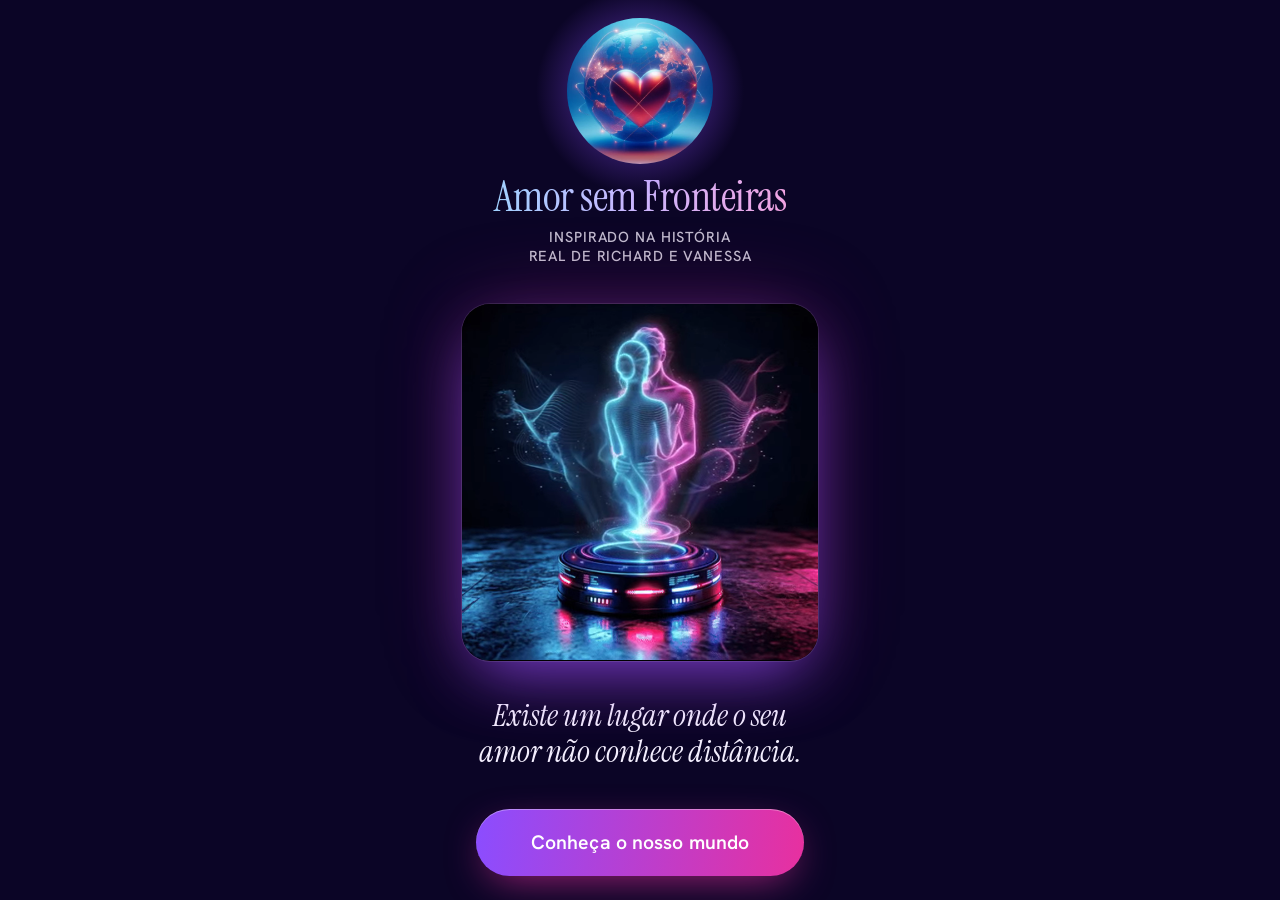
<file: index.html>
<!DOCTYPE html>
<!--
  =====================================================================
  AMOR SEM FRONTEIRAS - Primeira página
  Ordem (de cima para baixo): logo, nome, vídeo, frase, botão.
  =====================================================================

  POR QUE ESTA ARQUITETURA?

  1) UMA PÁGINA, UMA TELA.
     Tudo cabe na altura da tela do celular, sem precisar rolar.
     Para isso, todos os tamanhos são medidos em uma unidade própria,
     a "--u", que se ajusta sozinha à largura E à altura da tela.
     Resultado: as proporções do desenho se mantêm em qualquer aparelho
     (celular pequeno, celular grande, tablet e computador).

  2) O VÍDEO É UM ARQUIVO EXTERNO (holograma-casal.mp4 / .webm).
     A página fica leve (poucos KB), o vídeo carrega em streaming
     e fica em cache. Mantenha os arquivos na mesma pasta.

  3) O VÍDEO NUNCA É ESCONDIDO (nem em "reduzir movimento").
     Nesse modo só paramos o brilho do logo que "respira".

  4) PARA TROCAR TEXTOS E LINKS, procure por "TROQUE AQUI".
  =====================================================================
-->
<html lang="pt-BR">
<head>
  <meta charset="UTF-8">
  <!-- viewport-fit=cover: usa a tela inteira em celulares com "notch" -->
  <meta name="viewport" content="width=device-width, initial-scale=1, viewport-fit=cover">
  <meta name="theme-color" content="#0b0526">

  <title>Amor sem Fronteiras</title>
  <meta name="description" content="Inspirado na história real de Richard e Vanessa. Existe um lugar onde o seu amor não conhece distância.">
  <meta property="og:title" content="Amor sem Fronteiras">
  <meta property="og:description" content="Inspirado na história real de Richard e Vanessa. Existe um lugar onde o seu amor não conhece distância.">

  <!-- Ícone da aba do navegador: o próprio logo -->
  <link rel="icon" type="image/png" href="icons/icon-192.png">
  <link rel="apple-touch-icon" href="icons/apple-touch-icon.png">
  <link rel="preload" as="image" href="icons/logo-480.webp">

  <!-- Fontes: Instrument Serif (nome e frase) e Hanken Grotesk (botão).
       Carregam da internet; se falhar, o navegador usa uma fonte reserva. -->
  <link rel="preconnect" href="https://fonts.googleapis.com">
  <link rel="preconnect" href="https://fonts.gstatic.com" crossorigin>
  <link href="https://fonts.googleapis.com/css2?family=Hanken+Grotesk:wght@500;600&family=Instrument+Serif:ital@0;1&display=swap" rel="stylesheet">

  <style>
    /* =================================================================
       1) CORES, FONTES E A UNIDADE "u"
       ================================================================= */
    :root {
      --noite:    #0b0526;   /* fundo principal */
      --ciano:    #52c8ff;
      --violeta:  #8b4dff;
      --magenta:  #e8309f;
      --luz:      #f3eefe;   /* texto principal */

      --serif: "Instrument Serif", "Cormorant Garamond", Georgia, "Times New Roman", serif;
      --sans:  "Hanken Grotesk", system-ui, -apple-system, "Segoe UI", Roboto, sans-serif;

      /* A UNIDADE "u": o MENOR entre 1% da largura e 0,45% da altura da tela
         (e no máximo 5,6px). Assim a página inteira cabe na tela, seja ela
         alta e estreita (celular) ou larga (computador). */
      --u: min(1vw, .45vh, 5.6px);
    }
    @supports (height: 1svh) {
      /* "svh" = altura real em celulares (ignora a barra do navegador) */
      :root { --u: min(1vw, .45svh, 5.6px); }
    }
    /* Celular deitado (tela baixa): não encolhe demais, a página rola */
    @media (max-height: 520px) {
      :root { --u: min(1vw, 3.6px); }
    }

    /* =================================================================
       2) BASE DA PÁGINA
       ================================================================= */
    * { box-sizing: border-box; margin: 0; padding: 0; }

    html { background: var(--noite); -webkit-text-size-adjust: 100%; }

    body {
      min-height: 100vh;
      min-height: 100svh;
      background: var(--noite);
      color: var(--luz);
      font-family: var(--sans);
      -webkit-font-smoothing: antialiased;
      overflow-x: hidden;
    }

    /* Luzes suaves de fundo, fixas atrás de tudo */
    .atmosfera {
      position: fixed; inset: 0; z-index: -1; pointer-events: none;
      background:
        radial-gradient(60% 40% at 50% 0%,    rgba(139, 77, 255, .34), transparent 70%),
        radial-gradient(70% 30% at 50% 50%,   rgba(139, 77, 255, .22), transparent 70%),
        radial-gradient(60% 30% at 50% 100%,  rgba(232, 48, 159, .22), transparent 70%);
    }

    :focus-visible { outline: 3px solid #fff; outline-offset: 4px; }

    /* =================================================================
       3) A PÁGINA: uma coluna centralizada, 100u de largura
       Cinco blocos, de cima para baixo. O espaço que sobrar é
       distribuído igualmente entre eles (space-between).
       ================================================================= */
    .pagina {
      width: calc(var(--u) * 100);
      min-height: 100vh;
      min-height: 100svh;
      margin: 0 auto;
      display: flex;
      flex-direction: column;
      align-items: center;
      justify-content: space-between;
      gap: calc(var(--u) * 3);
      text-align: center;
      padding: max(calc(var(--u) * 4.5), env(safe-area-inset-top))
               0
               max(calc(var(--u) * 6),   env(safe-area-inset-bottom));
    }

    /* ---------- Bloco 1: logo + nome ---------- */
    .logo-orbe {
      position: relative;
      width: calc(var(--u) * 36);
      height: calc(var(--u) * 36);
      margin: 0 auto;
    }
    .logo-orbe::before {                 /* brilho que "respira" atrás do logo */
      content: ""; position: absolute; inset: -22%; border-radius: 50%;
      background: radial-gradient(circle, rgba(82, 200, 255, .42), rgba(139, 77, 255, .26) 45%, transparent 70%);
      animation: respirar 6s ease-in-out infinite;
    }
    .logo-orbe img { position: relative; width: 100%; height: 100%; display: block; border-radius: 50%; }

    @keyframes respirar {
      0%, 100% { opacity: .55; transform: scale(.94); }
      50%      { opacity: 1;   transform: scale(1.06); }
    }

    /* Nome: o degradê cobre o título inteiro (ciano -> lilás -> rosa) */
    .nome {
      margin-top: calc(var(--u) * 2.5);
      font-family: var(--serif);
      font-weight: 400;
      font-size: calc(var(--u) * 10.6);
      line-height: 1.05;
      letter-spacing: -.012em;
      text-wrap: balance;
      background: linear-gradient(95deg, #8fdcff 0%, #c9b6ff 48%, #ff9bd6 100%);
      -webkit-background-clip: text; background-clip: text;
      -webkit-text-fill-color: transparent; color: transparent;
    }


    /* Subtítulo: a história real por trás da marca */
    .historia {
      margin-top: calc(var(--u) * 2);
      font-family: var(--sans); font-weight: 500;
      font-size: max(13px, calc(var(--u) * 3.6));
      letter-spacing: .06em; text-transform: uppercase;
      color: rgba(243, 238, 254, .78);
      text-wrap: balance;
    }

    /* ---------- Bloco 2: o vídeo (o destaque da página) ---------- */
    .moldura-video {
      position: relative;
      width: calc(var(--u) * 88);
      aspect-ratio: 1 / 1;
      border-radius: calc(var(--u) * 7);
      overflow: hidden;
      background: #000;
      box-shadow:
        0 0 0 1px rgba(255, 255, 255, .1),
        0 calc(var(--u) * 6) calc(var(--u) * 16) calc(var(--u) * -4) rgba(139, 77, 255, .75),
        0 0 calc(var(--u) * 22) calc(var(--u) * -3) rgba(232, 48, 159, .35);
    }
    .moldura-video video { width: 100%; height: 100%; display: block; object-fit: cover; }

    /* Botão de plano B: só aparece se o navegador bloquear o autoplay */
    .btn-tocar {
      display: none; position: absolute; inset: 0; margin: auto;
      width: 200px; height: 54px; border: 0; border-radius: 999px;
      font: 600 16px/1 var(--sans); color: #fff; cursor: pointer;
      background: linear-gradient(95deg, var(--violeta), var(--magenta));
    }

    /* ---------- Bloco 3: a frase ---------- */
    .frase {
      max-width: calc(var(--u) * 94);
      font-family: var(--serif);
      font-style: italic;
      font-weight: 400;
      font-size: calc(var(--u) * 7.6);
      line-height: 1.15;
      color: var(--luz);
      text-wrap: balance;
    }

    /* ---------- Bloco 4: o botão ---------- */
    .botao {
      display: flex; align-items: center; justify-content: center;
      width: calc(var(--u) * 81);
      height: max(56px, calc(var(--u) * 16.5));
      border-radius: 999px;
      font: 600 max(17px, calc(var(--u) * 4.8))/1 var(--sans);
      letter-spacing: .005em;
      color: #fff; text-decoration: none;
      background: linear-gradient(95deg, var(--violeta), var(--magenta));
      box-shadow: 0 calc(var(--u) * 3) calc(var(--u) * 10) calc(var(--u) * -3) rgba(232, 48, 159, .75),
                  inset 0 1px 0 rgba(255, 255, 255, .35);
      transition: transform .2s ease, box-shadow .2s ease;
    }
    .botao:hover  { transform: translateY(-2px); }
    .botao:active { transform: scale(.98); }

    /* TRANSIÇÃO ENTRE PÁGINAS: ao clicar no botão, a página escura se dissolve
       na página clara do "mundo". Navegadores sem suporte simplesmente trocam de página. */
    @view-transition { navigation: auto; }

    /* =================================================================
       4) REDUZIR MOVIMENTO: só paramos o brilho; o vídeo continua
       ================================================================= */
    @media (prefers-reduced-motion: reduce) {
      .logo-orbe::before { animation: none; opacity: .8; }
      .botao { transition: none; }
    }
  </style>
</head>

<body>
  <!-- Luzes de fundo (decorativas) -->
  <div class="atmosfera" aria-hidden="true"></div>

  <main class="pagina">

    <!-- BLOCO 1: logo e nome -->
    <header>
      <div class="logo-orbe">
        <img src="icons/logo-480.webp" alt="Logo Amor sem Fronteiras: um globo com um coração no centro" width="480" height="480" fetchpriority="high">
      </div>
      <h1 class="nome">Amor sem Fronteiras</h1>
      <p class="historia">Inspirado na história real de Richard e Vanessa</p>
    </header>

    <!-- BLOCO 2: o vídeo em loop contínuo
         autoplay + muted + playsinline: início automático (mudo é exigência
         dos navegadores; playsinline é exigência do iPhone)
         loop: repete para sempre; a volta de 360° fecha sem emenda.
         MP4 para iPhone/Safari, WebM como alternativa. -->
    <div class="moldura-video">
      <video id="videoLoop" autoplay loop muted playsinline preload="auto"
             poster="holograma-poster.jpg"
             aria-label="Um casal em holograma girando sobre uma base luminosa">
        <source src="holograma-casal.mp4" type="video/mp4">
        <source src="holograma-casal.webm" type="video/webm">
      </video>
      <button id="btnTocar" class="btn-tocar" type="button">Toque para reproduzir</button>
    </div>

    <!-- BLOCO 3: a frase. TROQUE AQUI o texto, se quiser. -->
    <p class="frase">Existe um lugar onde o seu amor não conhece distância.</p>

    <!-- BLOCO 4: o botão. TROQUE AQUI o texto e o destino (href).
         O destino é "mundo.html": a segunda página do site. Os dois arquivos
         precisam ficar na MESMA pasta. -->
    <a class="botao" href="home.html">Conheça o nosso mundo</a>

  </main>

  <script>
    (function () {
      var video    = document.getElementById('videoLoop');
      var btnTocar = document.getElementById('btnTocar');

      video.muted = true;                       // mudo = autoplay permitido

      /* C) Toca; se o navegador bloquear, mostra o botão de plano B */
      function tocar() {
        var p = video.play();
        if (p && p.then) {
          p.then(function () { btnTocar.style.display = 'none'; })
           .catch(function () { btnTocar.style.display = 'block'; });
        }
      }
      tocar();

      /* D) Anti-trava: retoma se algo pausar o vídeo */
      video.addEventListener('pause', function () { if (!document.hidden) tocar(); });
      document.addEventListener('visibilitychange', function () { if (!document.hidden) tocar(); });

      /* E) Plano B: o toque do usuário libera o vídeo */
      btnTocar.addEventListener('click', tocar);
      document.addEventListener('pointerdown', tocar, { once: true });
    })();
  </script>
</body>
</html>
</file>
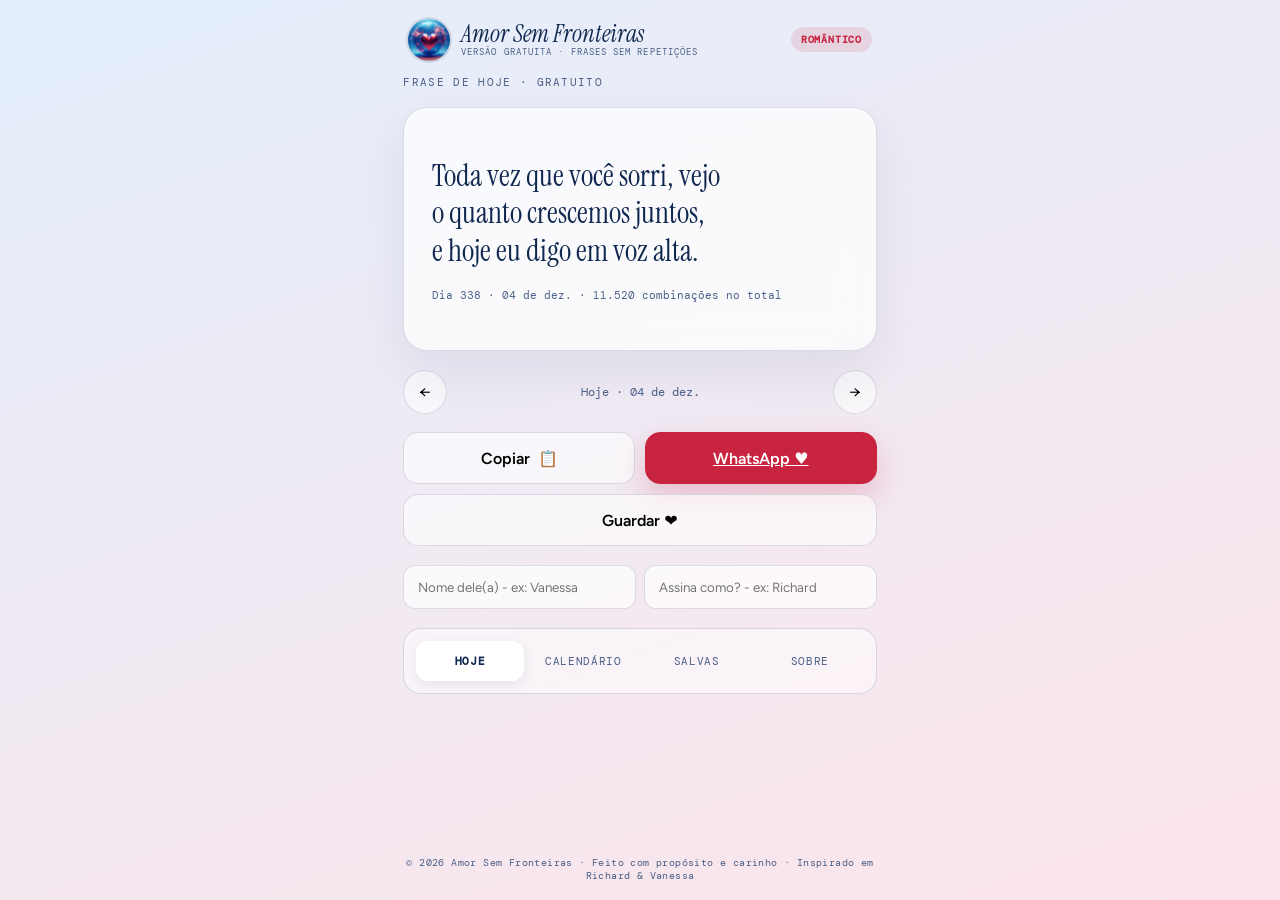
<file: app/index.html>
<!doctype html>
<!--
  =====================================================================
  AMOR SEM FRONTEIRAS - APP ROMÂNTICO GRATUITO
  Versão 1.0 - Gratuita - Apenas mensagens românticas
  =====================================================================

  POR QUE ESTA ARQUITETURA?

  1) UMA PÁGINA, UMA TELA, UM TOM.
     Esta é a versão gratuita: apenas romantico. Sem sensual, sem atrevido.
     Tudo cabe na tela do celular, sem rolar desnecessário.
     Medidas em "--u" como na primeira página, para manter proporção.

  2) 3 ANOS SEM REPETIR - GARANTIA MATEMÁTICA.
     Pool romantico:
       A = 24 inícios
       B = 30 meios
       C = 16 finais
       Total = 24*30*16 = 11.520 combinações únicas
       3 anos = 365*3 = 1.095 dias
       11.520 > 1.095, logo temos 10x mais frases que o necessário.
       
       Algoritmo: index = (dia * step) % total
       step = 7519 (primo com 11.520, mdc=1)
       Isso garante ciclo de 11.520 dias (31,5 anos) sem repetir.
       Logo, 3 anos = garantido sem repetição.

  3) LÓGICA DE DATA FIXA (EPOCH).
     EPOCH = 01/01/2026 UTC. O dia 0 é 01/01/2026.
     Assim todo mundo no mundo vê a mesma frase no mesmo dia.

  4) GRATUITO E LEVE.
     Sem portão +18, sem abas de sensual/atrevido.
     Apenas: Hoje, Calendário (365 dias), Salvas, Sobre.

  5) PARA TROCAR TEXTOS, procure por "TROQUE AQUI".
  =====================================================================
-->
<html lang="pt-BR">
<head>
<meta charset="utf-8">
<meta name="viewport" content="width=device-width, initial-scale=1, viewport-fit=cover">
<meta name="theme-color" content="#e3effc">
<meta name="color-scheme" content="light">
<!-- TROQUE AQUI: descrição -->
<meta name="description" content="Amor Sem Fronteiras - Versão Gratuita. Uma frase romântica por dia, sem repetições. Inspirado na história real de Richard e Vanessa.">
<title>Amor Sem Fronteiras - Gratuito</title>

<link rel="manifest" href="manifest.webmanifest">
<link rel="icon" type="image/png" sizes="192x192" href="icons/icon-192.png">
<link rel="apple-touch-icon" href="icons/apple-touch-icon.png">
<meta name="mobile-web-app-capable" content="yes">
<meta name="apple-mobile-web-app-capable" content="yes">
<meta name="apple-mobile-web-app-title" content="Amor Sem Fronteiras">

<link rel="preconnect" href="https://fonts.googleapis.com">
<link rel="preconnect" href="https://fonts.gstatic.com" crossorigin>
<link rel="stylesheet" href="https://fonts.googleapis.com/css2?family=Instrument+Serif:ital@0;1&family=Figtree:wght@400;500;600;700&family=DM+Mono:wght@400;500&display=swap">

<style>
  /* =================================================================
     1) IDENTIDADE VISUAL - VERSÃO GRATUITA (Romântico = lavanda e rosa)
     ================================================================= */
  :root {
    --bg1: #e3effc; /* azul claro */
    --bg2: #fde4ea; /* rosa claro */
    --ink: #10284f;
    --muted: #4a5f86;
    --accent: #c8243f;
    --surface: rgba(255,255,255,.72);
    --line: rgba(16,40,79,.14);
    --display: "Instrument Serif", Georgia, serif;
    --body: "Figtree", system-ui, sans-serif;
    --mono: "DM Mono", monospace;
    --max: 520px;
    --u: min(1vw, .52vh, 6px);
  }
  @supports (height: 1svh) { :root { --u: min(1vw, .52svh, 6px); } }

  /* BASE */
  * { box-sizing: border-box; margin: 0; padding: 0; }
  html { scroll-behavior: smooth; }
  body {
    min-height: 100vh; color: var(--ink); font-family: var(--body);
    background: linear-gradient(160deg, var(--bg1) 0%, var(--bg2) 100%);
    overflow-x: hidden; -webkit-text-size-adjust: 100%;
  }
  button { font: inherit; }
  :focus-visible { outline: 3px solid var(--accent); outline-offset: 3px; }

  /* LAYOUT APP */
  .app { width: min(100%, var(--max)); margin: 0 auto; min-height: 100vh; display: flex; flex-direction: column; }

  /* HEADER - Logo oficial */
  .header { padding: calc(var(--u)*4) calc(var(--u)*6) calc(var(--u)*3); display: flex; align-items: center; gap: 11px; }
  .logo { width: 42px; height: 42px; border-radius: 50%; object-fit: cover; box-shadow: 0 0 0 2px rgba(16,40,79,.12); }
  .brand { font-family: var(--display); font-size: 24px; font-style: italic; line-height: 1; }
  .brand small { display: block; font-family: var(--mono); font-size: 9px; letter-spacing: .12em; text-transform: uppercase; color: var(--muted); margin-top: 2px; font-style: normal; }

  /* BADGE GRATUITO */
  .badge { margin-left: auto; padding: 6px 10px; border-radius: 999px; background: rgba(200,36,63,.12); color: var(--accent); font-family: var(--mono); font-size: 10px; letter-spacing: .08em; text-transform: uppercase; font-weight: 600; }

  /* CARD PRINCIPAL */
  .main { flex: 1; padding: 0 calc(var(--u)*5) calc(var(--u)*6); display: flex; flex-direction: column; gap: calc(var(--u)*4); }

  .kicker { font-family: var(--mono); font-size: 11px; letter-spacing: .12em; text-transform: uppercase; color: var(--muted); }
  
  .card {
    position: relative; background: var(--surface); backdrop-filter: blur(18px); -webkit-backdrop-filter: blur(18px);
    border: 1px solid var(--line); border-radius: 24px; padding: calc(var(--u)*8) calc(var(--u)*6);
    min-height: calc(var(--u)*52); display: flex; flex-direction: column; justify-content: center;
    box-shadow: 0 20px 50px rgba(16,40,79,.08);
  }
  .phrase { font-family: var(--display); font-size: clamp(24px, calc(var(--u)*7), 30px); line-height: 1.25; text-wrap: balance; }
  .meta { margin-top: calc(var(--u)*4); font-family: var(--mono); font-size: 11px; color: var(--muted); }

  /* NAVEGAÇÃO DE DIAS */
  .nav { display: flex; align-items: center; gap: 10px; }
  .nav button { width: 44px; height: 44px; border-radius: 50%; border: 1px solid var(--line); background: rgba(255,255,255,.6); cursor: pointer; display: grid; place-items: center; transition: .2s; }
  .nav button:hover { border-color: var(--accent); }
  .nav span { flex: 1; text-align: center; font-family: var(--mono); font-size: 12px; color: var(--muted); }

  /* AÇÕES */
  .actions { display: grid; grid-template-columns: 1fr 1fr; gap: 10px; }
  .btn { min-height: 52px; border-radius: 15px; border: 1px solid var(--line); background: rgba(255,255,255,.6); font-weight: 600; cursor: pointer; display: inline-flex; align-items: center; justify-content: center; gap: 8px; transition: .2s; }
  .btn:hover { transform: translateY(-2px); border-color: rgba(200,36,63,.3); }
  .btn-primary { background: var(--accent); color: #fff; border-color: var(--accent); box-shadow: 0 12px 30px rgba(200,36,63,.22); }
  .btn-primary:hover { background: #a91e36; }

  /* PERSONALIZAÇÃO */
  .to-row { display: flex; gap: 8px; flex-wrap: wrap; }
  .to-row input { flex: 1; min-width: 120px; height: 44px; border-radius: 12px; border: 1px solid var(--line); background: rgba(255,255,255,.7); padding: 0 14px; font-family: var(--body); }
  .to-row input:focus { outline: 2px solid var(--accent); }

  /* ABAS */
  .tabs { display: flex; gap: 6px; padding: 12px; background: rgba(255,255,255,.5); border-radius: 18px; border: 1px solid var(--line); }
  .tab { flex: 1; height: 40px; border-radius: 12px; border: 0; background: transparent; font-family: var(--mono); font-size: 11px; letter-spacing: .06em; text-transform: uppercase; color: var(--muted); cursor: pointer; }
  .tab[aria-selected="true"] { background: #fff; color: var(--ink); box-shadow: 0 4px 12px rgba(16,40,79,.08); font-weight: 600; }

  /* LISTAS */
  .list { display: grid; gap: 8px; max-height: 56vh; overflow: auto; }
  .row { padding: 14px 16px; border-radius: 14px; background: rgba(255,255,255,.7); border: 1px solid var(--line); cursor: pointer; display: flex; justify-content: space-between; gap: 12px; }
  .row b { font-family: var(--mono); font-size: 11px; color: var(--muted); }
  .row p { font-family: var(--display); font-size: 15px; line-height: 1.3; }

  [hidden] { display: none !important; }
  .row b { white-space: nowrap; min-width: 86px; }
  .row > div { display: flex; gap: 12px; flex: 1; }

  /* RODAPÉ */
  .footer { padding: 18px; text-align: center; font-family: var(--mono); font-size: 10px; color: var(--muted); letter-spacing: .04em; }

  /* TOAST */
  .toast { position: fixed; left: 50%; bottom: 24px; transform: translateX(-50%) translateY(20px); background: var(--ink); color: #fff; padding: 12px 18px; border-radius: 999px; font-size: 13px; opacity: 0; pointer-events: none; transition: .3s; }
  .toast.show { opacity: 1; transform: translateX(-50%) translateY(0); }
</style>
</head>

<body>
<div class="app">

  <!-- HEADER - Logo oficial -->
  <header class="header">
    <img class="logo" src="icons/logo-480.webp" alt="Amor Sem Fronteiras - Logo oficial" width="42" height="42">
    <div class="brand">Amor Sem Fronteiras <small>Versão gratuita · Frases sem repetições</small></div>
    <div class="badge">Romântico</div>
  </header>

  <main class="main">
    <!-- KICKER -->
    <div class="kicker" id="kicker">Frase de hoje · Gratuito</div>

    <!-- CARD DA FRASE -->
    <div class="card" id="card">
      <div class="phrase" id="phrase">Carregando...</div>
      <div class="meta" id="meta"></div>
    </div>

    <!-- NAVEGAÇÃO -->
    <div class="nav">
      <button id="prev" aria-label="Frase anterior">←</button>
      <span id="diaLabel">Hoje</span>
      <button id="next" aria-label="Próxima frase">→</button>
    </div>

    <!-- AÇÕES -->
    <div class="actions">
      <button class="btn" id="copy"><span id="copyLabel">Copiar</span> 📋</button>
      <a class="btn btn-primary" id="send" target="_blank" rel="noopener">WhatsApp ♥</a>
      <button class="btn" id="save" style="grid-column: 1/-1;">Guardar ❤️</button>
    </div>

    <!-- PERSONALIZAÇÃO -->
    <div class="to-row" id="toRow">
      <!-- TROQUE AQUI: personalização com nome -->
      <input id="nome" placeholder="Nome dele(a) - ex: Vanessa" maxlength="30">
      <input id="assina" placeholder="Assina como? - ex: Richard" maxlength="30">
    </div>

    <!-- ABAS - Apenas romantico -->
    <div class="tabs" role="tablist">
      <button class="tab" id="tabHoje" role="tab" aria-selected="true">Hoje</button>
      <button class="tab" id="tabDias" role="tab" aria-selected="false">Calendário</button>
      <button class="tab" id="tabSalvas" role="tab" aria-selected="false">Salvas</button>
      <button class="tab" id="tabSobre" role="tab" aria-selected="false">Sobre</button>
    </div>

    <!-- LISTAS (invisíveis até trocar aba) -->
    <div class="list" id="diasList" hidden></div>
    <div class="list" id="salvasList" hidden></div>
    <div id="sobreBox" hidden style="font-size:15px; line-height:1.65; color:#3e506c; padding:6px 4px 12px;">
      <p><strong>Amor de Hoje</strong> é o app gratuito do Amor Sem Fronteiras, criado a partir da história real de Richard e Vanessa, um casal que venceu a distância.</p>
      <p style="margin-top:12px;"><b>Como usar:</b> a frase muda todo dia. Escreva o nome de quem você ama e como você assina, toque em <b>Copiar</b> ou <b>WhatsApp</b> e envie. Use <b>Guardar</b> para manter as suas favoritas em <b>Salvas</b>. No <b>Calendário</b> você vê as frases dos próximos dias.</p>
      <p style="margin-top:12px;"><b>Como instalar:</b> para fazer a instalação do app, você precisa clicar nos 3 pontinhos no canto superior direiro da página, descer até <b>Instalar e criar atalho</b>, selecionar <b>instalar</b> e pronto!. O app irá aparecer na sua grade de app's, depois é só aproveitar. <b>É simples</b>, seguro, e o melhor, você <b>não paga nada por essa versão</b>.</p>
      <p style="margin-top:12px;"><b>Privacidade:</b> o nome, a assinatura e as frases guardadas ficam só no seu aparelho. Não pedimos cadastro.</p>
      <p style="margin-top:12px;">Em breve: versão completa, com mais tons de mensagem, e o app na Google Play.</p>
      <p style="margin-top:16px; font-family: var(--mono); font-size:11px; color:var(--muted); line-height:1.9;">
        <a href="../home.html" style="text-decoration:underline">Site</a> · <a href="../historia.html" style="text-decoration:underline">Nossa história</a> · <a href="../privacidade.html" style="text-decoration:underline">Privacidade</a> · <a href="../termos.html" style="text-decoration:underline">Termos</a>
      </p>
    </div>
  </main>

  <footer class="footer">© 2026 Amor Sem Fronteiras · Feito com propósito e carinho · Inspirado em Richard & Vanessa</footer>
  <div class="toast" id="toast"></div>
  <div id="status" aria-live="polite" style="position:absolute; left:-9999px;"></div>
</div>

<!-- ================================================================
     LÓGICA DO APP - 3 ANOS SEM REPETIR
     ================================================================ -->
<script>
  // POOLS - APENAS ROMÂNTICO (versão gratuita)
  const POOLS = {
    romantico: {
      step: 7519, // número primo com 11520, mdc=1, garante ciclo de 11520
      A: [
        "Todas as manhãs,", "Mesmo nos dias pesados,", "Quando a noite chega,", "Sem perceber,",
        "Em cada pequeno instante,", "No meio da correria,", "Quando o silêncio fala,", "Toda vez que você sorri,",
        "Nos dias de chuva,", "Quando penso no futuro,", "Antes de dormir,", "Sempre que ouço o seu nome,",
        "Mesmo de longe,", "Em qualquer cidade do mundo,", "Quando o fuso horário nos separa,", "Nos domingos preguiçosos,",
        "No caminho de volta pra casa,", "Quando você me abraça,", "Entre uma mensagem e outra,", "Do outro lado do mundo,",
        "Quando a saudade aperta,", "Mesmo a milhares de quilômetros,", "Hoje, como em todos os dias,", "Se alguém me pergunta onde é o meu lugar,"
      ],
      B: [
        "eu escolho você de novo", "lembro por que me apaixonei", "percebo que meu coração já mora em você",
        "descubro um motivo novo para amar você", "me sinto em casa", "agradeço por termos nos encontrado",
        "penso em você antes de qualquer coisa", "acredito mais no amor", "queria te dizer o quanto você importa",
        "vejo o quanto crescemos juntos", "sinto o mundo ficar mais leve", "guardo você no melhor lugar de mim",
        "sei que encontrei o meu lugar", "quero ficar ao seu lado", "fico com o coração tranquilo",
        "sorrio sem nem saber por quê", "te amo um pouco mais", "tenho certeza do que sinto",
        "lembro que o amor é simples com você", "desejo todos os meus dias ao seu lado", "me surpreendo com tanta ternura",
        "só consigo pensar em você", "sinto gratidão por cada detalhe seu", "vejo beleza até no que é comum",
        "tenho vontade de cuidar de você", "imagino mais mil histórias contigo", "me sinto a pessoa mais sortuda do mundo",
        "entendo o que é amar de verdade", "sinto que o tempo passa devagar com você", "me apaixono mais uma vez"
      ],
      C: [
        "e isso me basta.", "e nunca me canso disso.", "e é a melhor parte dos meus dias.", "e não trocaria por nada.",
        "e sempre vai ser você.", "e o resto fica pequeno.", "e isso muda tudo em mim.", "e é tudo o que eu queria.",
        "e o amor só cresce.", "e tudo faz sentido.", "e não me imagino de outro jeito.", "e continuo aqui, de corpo e alma.",
        "e é por isso que eu fico.", "e faço questão de repetir.", "e prometo não esquecer.", "e hoje eu digo em voz alta."
      ]
    }
  };

  const EPOCH = Date.UTC(2026, 0, 1); // 01/01/2026
  function totalOf(p) { return p.A.length * p.B.length * p.C.length; } // 11520
  function dayNumber(date) {
    return Math.round((Date.UTC(date.getFullYear(), date.getMonth(), date.getDate()) - EPOCH) / 86400000);
  }
  function indexFor(d) {
    const p = POOLS.romantico, n = totalOf(p);
    return (((d * p.step) % n) + n) % n;
  }
  function phraseFor(d, name) {
    const p = POOLS.romantico, i = indexFor(d);
    const a = p.A[i % p.A.length];
    const b = p.B[Math.floor(i / p.A.length) % p.B.length];
    const c = p.C[Math.floor(i / (p.A.length * p.B.length)) % p.C.length];
    let text = a + " " + b + ", " + c;
    if (name) text = name + ", " + text.charAt(0).toLowerCase() + text.slice(1);
    return text;
  }

  // Verificação de garantia 3 anos (1095 dias)
  // console.log("Garantia 3 anos:", new Set(Array.from({length:1095}, (_,k)=>phraseFor(k,""))).size === 1095);
</script>

<script>
(function(){
  var $ = function(id){ return document.getElementById(id); };
  var root = document.documentElement;
  var today = dayNumber(new Date());
  var offset = 0;
  var name = "", sig = "";
  var saved = [];

  // Load
  function load(k, def){ try{ return localStorage.getItem(k) || def; }catch(e){ return def; } }
  function store(k,v){ try{ localStorage.setItem(k,v); }catch(e){} }

  name = (load("asf-nome","")).slice(0,30);
  sig = (load("asf-assina","")).slice(0,30);
  $("nome").value = name;
  $("assina").value = sig;
  try{
    var raw = JSON.parse(load("asf-salvas-gratis","[]"));
    saved = Array.isArray(raw) ? raw : [];
  }catch(e){ saved = []; }

  function withSig(t){ return sig ? t + "\n\n— " + sig : t; }
  function keyOf(d){ return "romantico:"+d; }
  function shortOf(d){
    var dt = new Date(EPOCH + d*86400000);
    return dt.toLocaleDateString("pt-BR", {day:"2-digit", month:"short", timeZone:"UTC"});
  }

  function renderHoje(animate){
    var d = today + offset;
    var txt = phraseFor(d, name);
    $("phrase").textContent = txt;
    $("meta").textContent = "Dia " + (d+1) + " · " + shortOf(d) + " · " + totalOf(POOLS.romantico).toLocaleString("pt-BR") + " combinações no total";
    $("diaLabel").textContent = offset===0 ? "Hoje · " + shortOf(d) : shortOf(d) + " · Dia " + (d+1);
    var k = keyOf(d);
    $("save").textContent = saved.some(s=>s.key===k) ? "Remover dos salvos 💔" : "Guardar ❤️";
    var wa = "https://api.whatsapp.com/send?text=" + encodeURIComponent(withSig(txt));
    $("send").href = wa;
    if(animate){ $("card").animate([{transform:"translateY(6px)", opacity:.7},{transform:"translateY(0)", opacity:1}], {duration:220, easing:"ease-out"}); }
  }

  function renderDias(){
    var list = $("diasList"); list.innerHTML="";
    for(var i=-7;i<=30;i++){
      var d = today + i;
      var row = document.createElement("div"); row.className="row"; row.dataset.k=i;
      row.innerHTML = "<b>"+ (i===0?"HOJE": shortOf(d).toUpperCase()) +"</b><p>"+ phraseFor(d,name)+"</p>";
      list.appendChild(row);
    }
  }
  function renderSalvas(){
    var list = $("salvasList"); list.innerHTML="";
    if(!saved.length){
      list.innerHTML = '<div style="padding:20px; text-align:center; color:var(--muted); font-size:14px;">Nenhuma frase guardada ainda.<br>Toque em Guardar na tela Hoje.</div>';
      return;
    }
    saved.slice().reverse().forEach(function(s){
      var row = document.createElement("div"); row.className="row";
      row.dataset.d = s.d;
      var box = document.createElement("div");
      var b = document.createElement("b"); b.textContent = shortOf(s.d);
      var pp = document.createElement("p"); pp.textContent = s.text;
      box.appendChild(b); box.appendChild(pp);
      var del = document.createElement("button"); del.type="button"; del.dataset.key = s.key; del.setAttribute("aria-label","Remover frase"); del.style.cssText="border:0;background:transparent;cursor:pointer;font-size:18px"; del.textContent="🗑️";
      row.appendChild(box); row.appendChild(del);
      list.appendChild(row);
    });
  }

  function setScreen(name){
    var tabs = ["Hoje","Dias","Salvas","Sobre"];
    tabs.forEach(function(t){
      $("tab"+t).setAttribute("aria-selected", String(t.toLowerCase()===name.toLowerCase()));
    });
    $("card").style.display = name==="hoje" ? "" : "none";
    document.querySelector(".nav").style.display = name==="hoje" ? "" : "none";
    document.querySelector(".actions").style.display = name==="hoje" ? "" : "none";
    document.getElementById("toRow").style.display = name==="hoje" ? "" : "none";
    document.getElementById("kicker").style.display = name==="hoje" ? "" : "none";
    $("diasList").hidden = name!=="dias";
    $("salvasList").hidden = name!=="salvas";
    $("sobreBox").hidden = name!=="sobre";
    if(name==="dias") renderDias();
    if(name==="salvas") renderSalvas();
  }

  $("prev").addEventListener("click", function(){ offset--; renderHoje(true); });
  $("next").addEventListener("click", function(){ offset++; renderHoje(true); });
  $("tabHoje").addEventListener("click", function(){ setScreen("hoje"); });
  $("tabDias").addEventListener("click", function(){ setScreen("dias"); });
  $("tabSalvas").addEventListener("click", function(){ setScreen("salvas"); });
  $("tabSobre").addEventListener("click", function(){ setScreen("sobre"); });

  $("diasList").addEventListener("click", function(e){
    var r = e.target.closest(".row"); if(!r) return;
    offset = Number(r.dataset.k); renderHoje(true); setScreen("hoje");
  });
  $("salvasList").addEventListener("click", function(e){
    var b = e.target.closest("button");
    if(!b){
      var r = e.target.closest(".row"); if(!r || r.dataset.d===undefined) return;
      offset = Number(r.dataset.d) - today; renderHoje(true); setScreen("hoje"); return;
    }
    saved = saved.filter(s=>s.key!==b.dataset.key);
    store("asf-salvas-gratis", JSON.stringify(saved));
    renderSalvas(); renderHoje(false); showToast("Frase removida");
  });
  $("save").addEventListener("click", function(){
    var d = today+offset, k = keyOf(d);
    if(saved.some(s=>s.key===k)){
      saved = saved.filter(s=>s.key!==k); showToast("Removida das salvas");
    }else{
      saved.push({key:k, d:d, text:withSig($("phrase").textContent)}); showToast("Guardada em Salvas ❤️");
    }
    store("asf-salvas-gratis", JSON.stringify(saved));
    renderHoje(false);
  });

  $("nome").addEventListener("input", function(e){
    name = e.target.value.trim().slice(0,30);
    store("asf-nome", name); renderHoje(false);
  });
  $("assina").addEventListener("input", function(e){
    sig = e.target.value.trim().slice(0,30);
    store("asf-assina", sig); renderHoje(false);
  });

  var toastTimer;
  function showToast(msg){
    var t=$("toast"); t.textContent=msg; t.classList.add("show");
    clearTimeout(toastTimer); toastTimer=setTimeout(function(){ t.classList.remove("show"); },2800);
  }
  $("copy").addEventListener("click", function(){
    var text = withSig($("phrase").textContent);
    function fallback(){
      try{
        var ta=document.createElement("textarea"); ta.value=text; ta.setAttribute("readonly",""); ta.style.cssText="position:fixed;left:-9999px;top:0";
        document.body.appendChild(ta); ta.select(); ta.setSelectionRange(0,text.length);
        var ok=document.execCommand("copy"); document.body.removeChild(ta);
        showToast(ok ? "Frase copiada!" : "Não copiou. Selecione e copie manualmente.");
      }catch(e){ showToast("Não copiou. Selecione e copie manualmente."); }
    }
    if(navigator.clipboard && navigator.clipboard.writeText){
      navigator.clipboard.writeText(text).then(function(){ showToast("Frase copiada!"); }, fallback);
    } else { fallback(); }
  });

  renderHoje(false);

  // Virou o dia com o app aberto: mostra a frase nova sozinho
  function checkDay(){
    var n = dayNumber(new Date());
    if(n !== today){ today = n; offset = 0; renderHoje(true); }
  }
  setInterval(checkDay, 30000);
  document.addEventListener("visibilitychange", function(){ if(!document.hidden) checkDay(); });
  window.addEventListener("focus", checkDay);
})();
</script>

<script>
  if("serviceWorker" in navigator && /^https?:$/.test(location.protocol)){
    window.addEventListener("load", function(){ navigator.serviceWorker.register("sw.js").catch(function(){}); });
  }
</script>
</body>
</html>
</file>
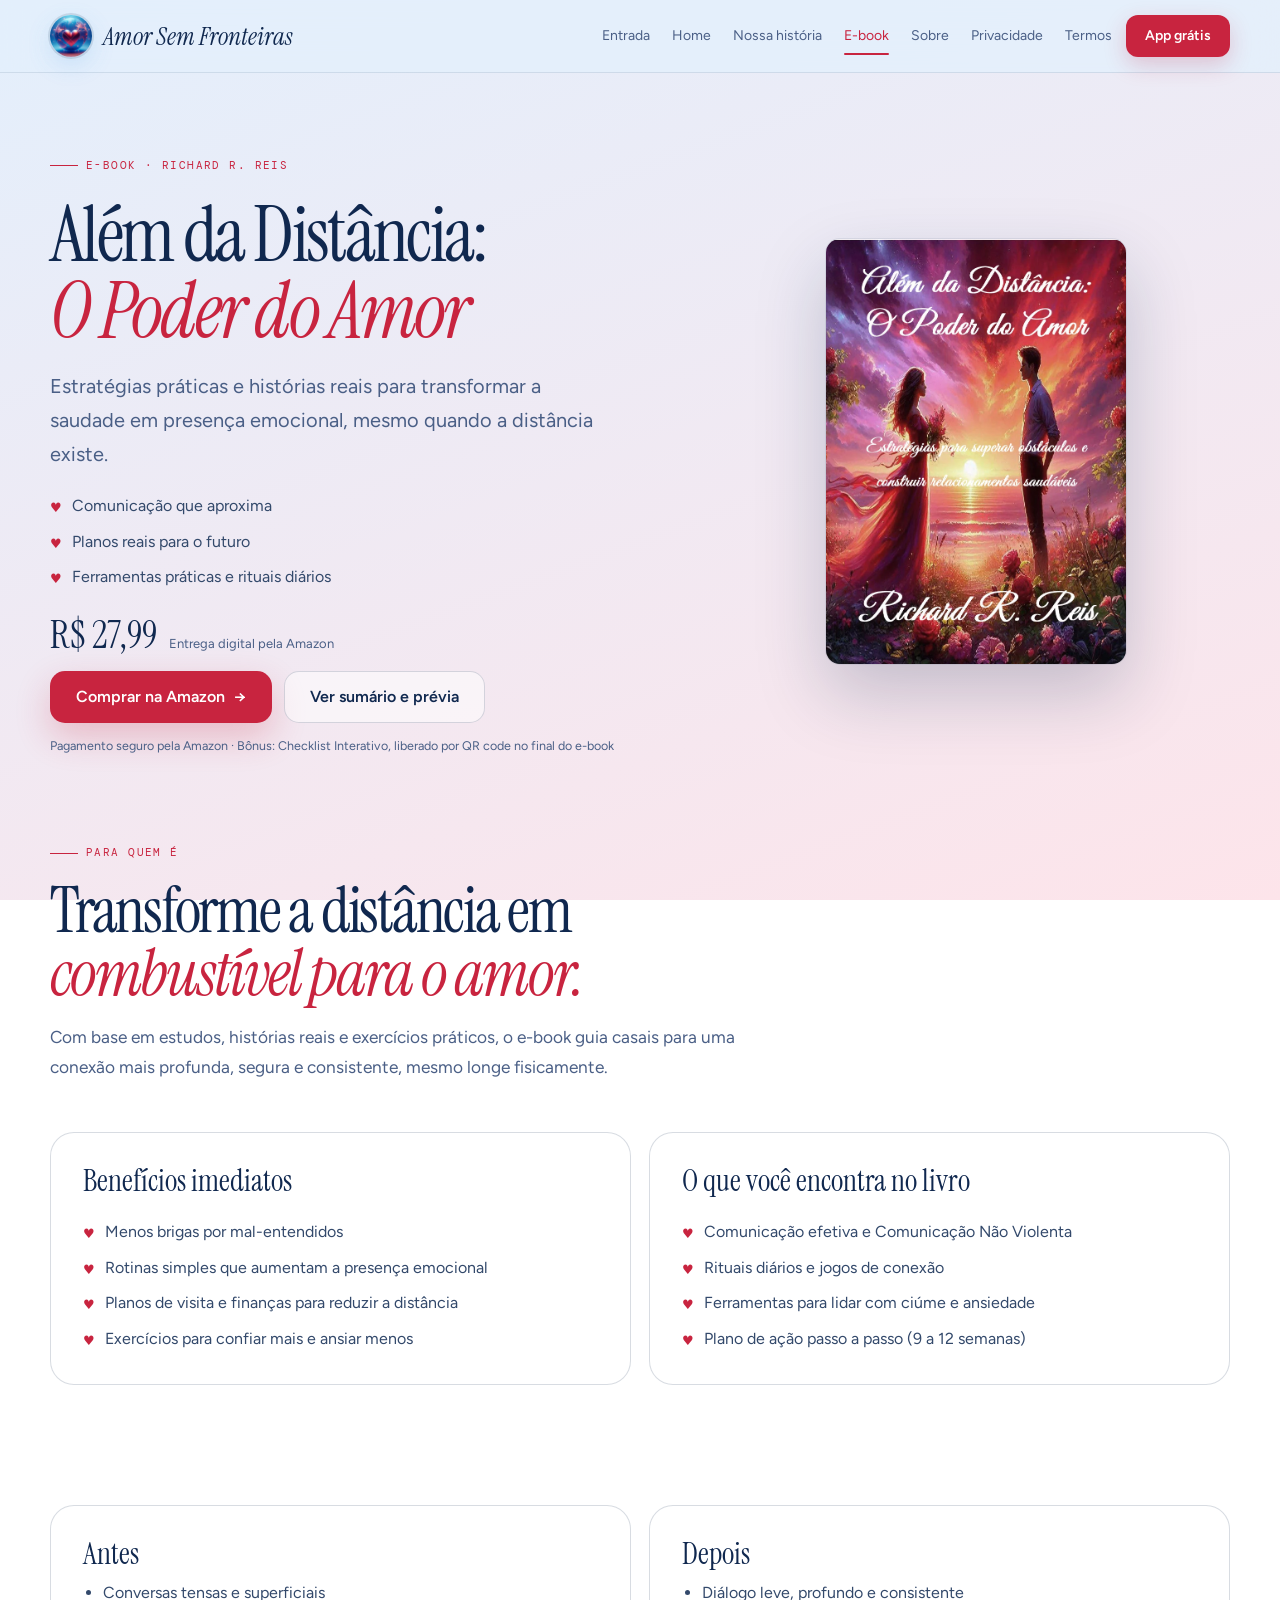
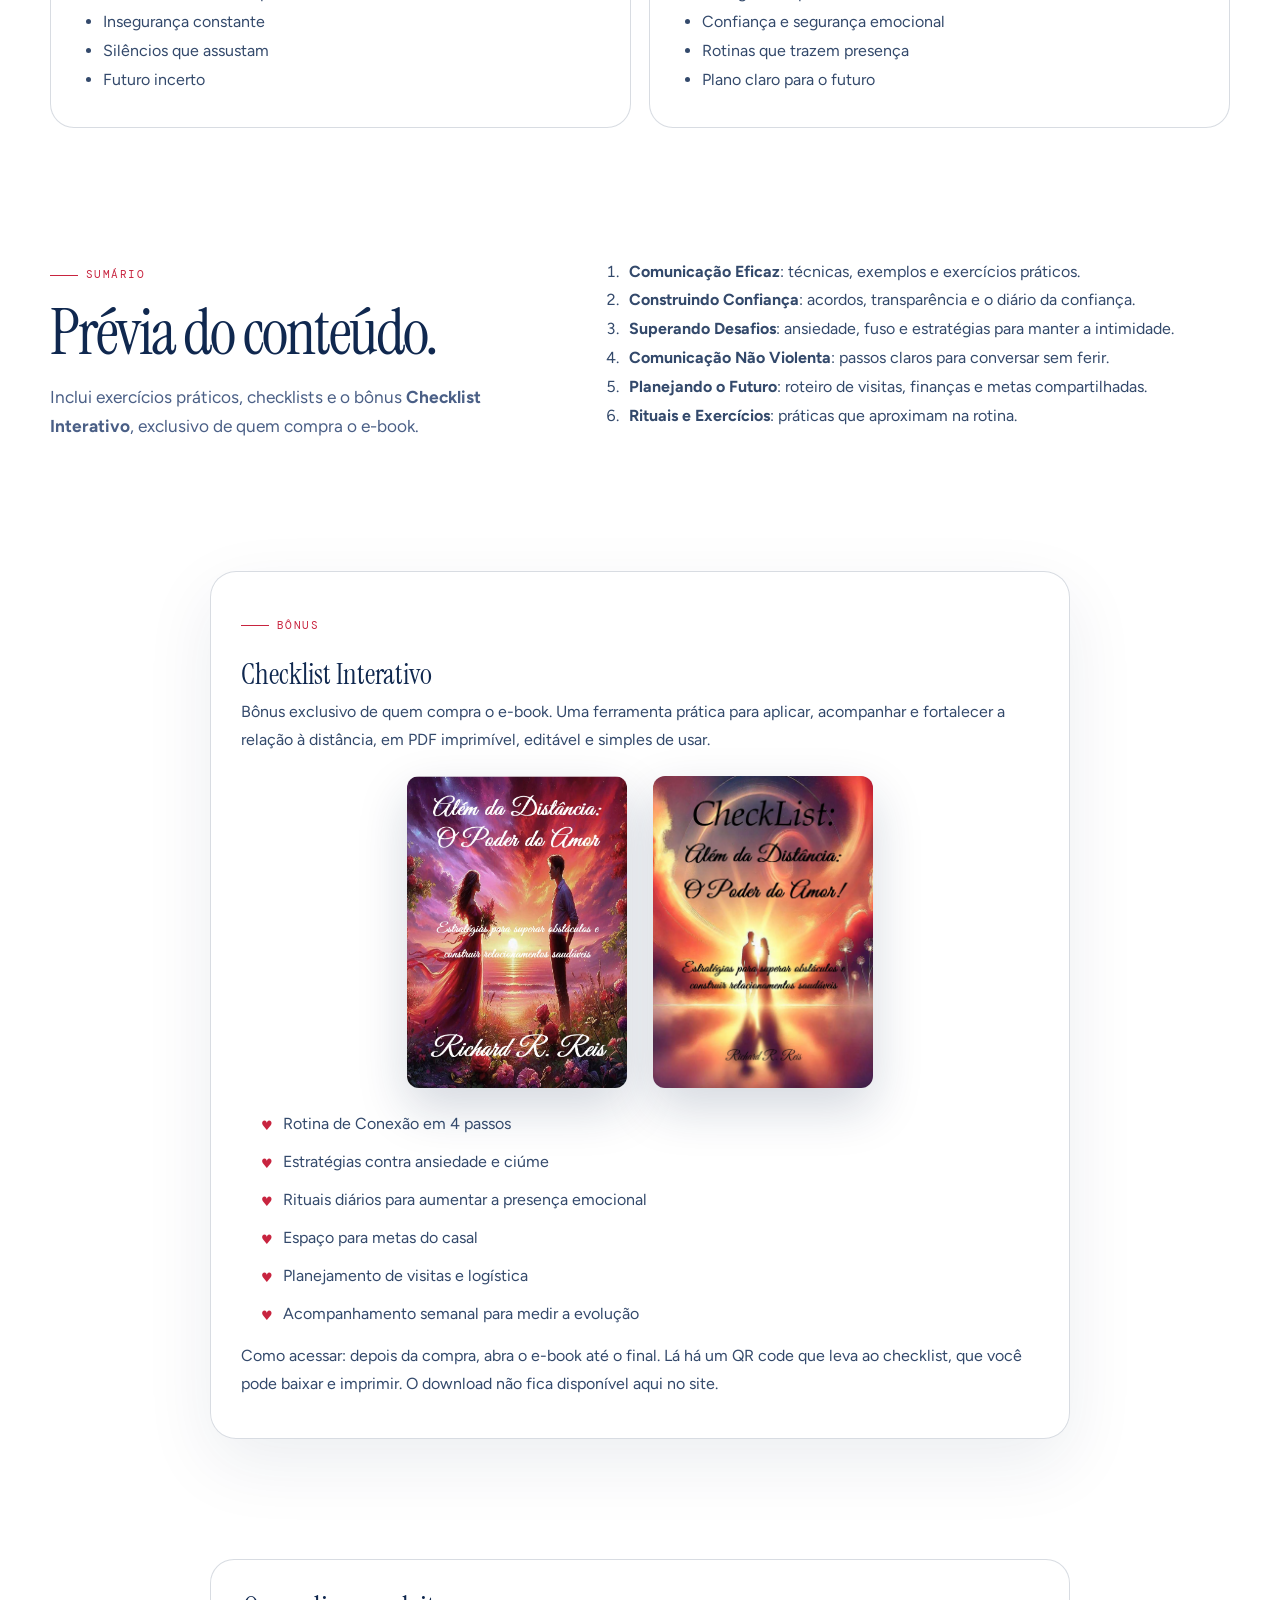
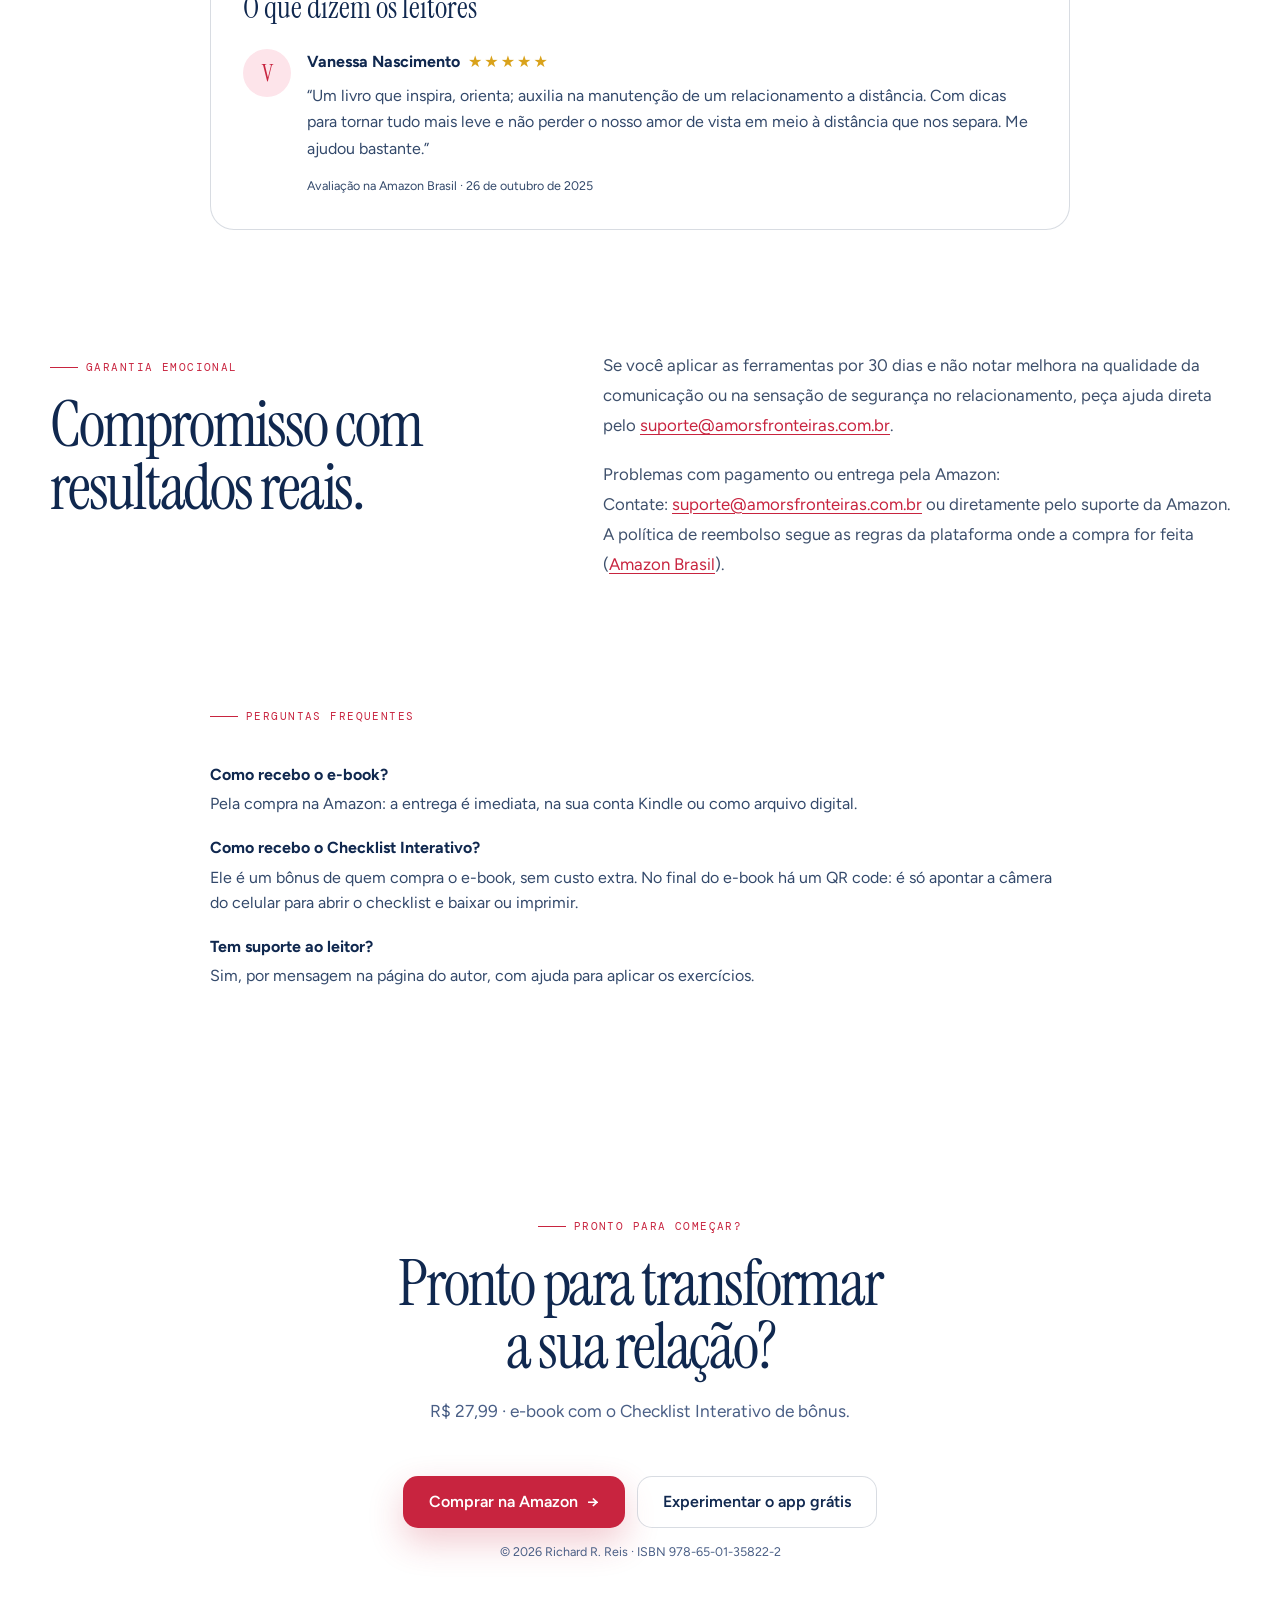
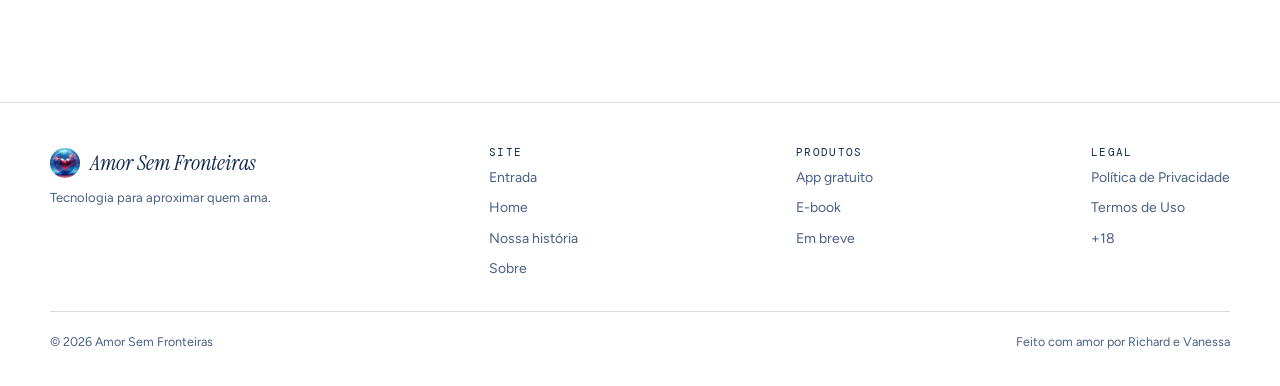
<file: ebook.html>
<!doctype html>
<html lang="pt-BR"><head><meta charset="utf-8"><meta name="viewport" content="width=device-width, initial-scale=1, viewport-fit=cover">
<meta name="theme-color" content="#e3effc"><title>Além da Distância: O Poder do Amor | E-book | Amor Sem Fronteiras</title><meta name="description" content="E-book de Richard R. Reis com estratégias práticas para transformar a distância em combustível para o amor. Checklist interativo incluso.">
<link rel="canonical" href="https://amorsfronteiras.com.br/ebook.html"><meta property="og:type" content="website"><meta property="og:locale" content="pt_BR"><meta property="og:site_name" content="Amor Sem Fronteiras">
<meta property="og:title" content="Além da Distância: O Poder do Amor | E-book | Amor Sem Fronteiras"><meta property="og:description" content="E-book de Richard R. Reis com estratégias práticas para transformar a distância em combustível para o amor. Checklist interativo incluso."><meta property="og:url" content="https://amorsfronteiras.com.br/ebook.html">
<meta property="og:image" content="https://amorsfronteiras.com.br/icons/og-image-1200.png"><meta property="og:image:width" content="1200"><meta property="og:image:height" content="630">
<meta name="twitter:card" content="summary_large_image"><meta name="twitter:image" content="https://amorsfronteiras.com.br/icons/og-image-1200.png">
<link rel="icon" type="image/png" href="icons/icon-192.png"><link rel="apple-touch-icon" href="icons/apple-touch-icon.png">
<link rel="preconnect" href="https://fonts.googleapis.com"><link rel="preconnect" href="https://fonts.gstatic.com" crossorigin>
<link rel="stylesheet" href="https://fonts.googleapis.com/css2?family=Instrument+Serif:ital@0;1&family=Figtree:wght@400;500;600;700&family=DM+Mono:wght@400;500&display=swap">
<link rel="stylesheet" href="site.css"><script>document.documentElement.classList.add("js")</script></head>
<body><a class="skip" href="#conteudo">Pular para o conteúdo</a><header class="site-header"><div class="container nav"><a href="home.html" class="brand" aria-label="Amor Sem Fronteiras, home"><img src="icons/icon-192.png" alt="" class="brand-logo" width="42" height="42"><span class="brand-name">Amor Sem Fronteiras</span></a><nav class="nav-links" id="menu" aria-label="Principal"><a href="index.html">Entrada</a><a href="home.html">Home</a><a href="historia.html">Nossa história</a><a href="ebook.html" aria-current="page">E-book</a><a href="sobre.html">Sobre</a><a href="privacidade.html">Privacidade</a><a href="termos.html">Termos</a></nav><a href="app/index.html" class="btn btn-primary btn-small">App grátis</a><button class="menu-btn" type="button" aria-expanded="false" aria-controls="menu">Menu</button></div></header><main id="conteudo"><section class="page-hero" style="padding-bottom:50px">
  <div class="container book-hero">
    <div class="reveal">
      <div class="eyebrow">E-book · Richard R. Reis</div>
      <h1>Além da Distância: <em>O Poder do Amor</em></h1>
      <p class="lead">Estratégias práticas e histórias reais para transformar a saudade em presença emocional, mesmo quando a distância existe.</p>
      <ul class="book-ticks">
        <li>Comunicação que aproxima</li>
        <li>Planos reais para o futuro</li>
        <li>Ferramentas práticas e rituais diários</li>
      </ul>
      <div class="price-line"><b data-preco>R$ 27,99</b><span>Entrega digital pela Amazon</span></div>
      <div class="btn-row">
        <a href="https://www.amazon.com.br/dp/B0F16T9FC4" class="btn btn-primary" data-ebook target="_blank" rel="noopener">Comprar na Amazon <span aria-hidden="true">→</span></a>
        <a href="#sumario" class="btn btn-secondary">Ver sumário e prévia</a>
      </div>
      <p class="fine">Pagamento seguro pela Amazon · Bônus: Checklist Interativo, liberado por QR code no final do e-book</p>
      <div class="offer" data-oferta hidden>
        <p>Oferta de lançamento termina em</p>
        <div class="cd" role="timer" aria-label="Tempo restante da oferta">
          <div><b data-cd="d">00</b><small>dias</small></div>
          <div><b data-cd="h">00</b><small>horas</small></div>
          <div><b data-cd="m">00</b><small>min</small></div>
          <div><b data-cd="s">00</b><small>seg</small></div>
        </div>
      </div>
    </div>
    <div class="book-cover reveal">
      <img src="img/capa-ebook.webp" alt="Capa do e-book Além da Distância: O Poder do Amor" width="723" height="1024" fetchpriority="high">
    </div>
  </div>
</section>

<section class="section" style="padding-top:30px">
  <div class="container">
    <div class="section-header reveal">
      <div class="eyebrow">Para quem é</div>
      <h2 class="section-title">Transforme a distância em <em>combustível para o amor.</em></h2>
      <p class="lead">Com base em estudos, histórias reais e exercícios práticos, o e-book guia casais para uma conexão mais profunda, segura e consistente, mesmo longe fisicamente.</p>
    </div>
    <div class="cards two">
      <article class="card reveal"><h3>Benefícios imediatos</h3>
        <ul class="book-ticks" style="margin:10px 0 0">
          <li>Menos brigas por mal-entendidos</li><li>Rotinas simples que aumentam a presença emocional</li><li>Planos de visita e finanças para reduzir a distância</li><li>Exercícios para confiar mais e ansiar menos</li>
        </ul></article>
      <article class="card reveal"><h3>O que você encontra no livro</h3>
        <ul class="book-ticks" style="margin:10px 0 0">
          <li>Comunicação efetiva e Comunicação Não Violenta</li><li>Rituais diários e jogos de conexão</li><li>Ferramentas para lidar com ciúme e ansiedade</li><li>Plano de ação passo a passo (9 a 12 semanas)</li>
        </ul></article>
    </div>
  </div>
</section>

<section class="section" style="padding-top:10px">
  <div class="container">
    <div class="compare">
      <article class="card reveal"><h3>Antes</h3><ul><li>Conversas tensas e superficiais</li><li>Insegurança constante</li><li>Silêncios que assustam</li><li>Futuro incerto</li></ul></article>
      <article class="card reveal"><h3>Depois</h3><ul><li>Diálogo leve, profundo e consistente</li><li>Confiança e segurança emocional</li><li>Rotinas que trazem presença</li><li>Plano claro para o futuro</li></ul></article>
    </div>
  </div>
</section>

<section class="section" id="sumario" style="padding-top:20px">
  <div class="container split">
    <div class="reveal">
      <div class="eyebrow">Sumário</div>
      <h2 class="section-title">Prévia do conteúdo.</h2>
      <p class="lead">Inclui exercícios práticos, checklists e o bônus <b>Checklist Interativo</b>, exclusivo de quem compra o e-book.</p>
    </div>
    <ol class="toc reveal">
      <li><b>Comunicação Eficaz</b>: técnicas, exemplos e exercícios práticos.</li>
      <li><b>Construindo Confiança</b>: acordos, transparência e o diário da confiança.</li>
      <li><b>Superando Desafios</b>: ansiedade, fuso e estratégias para manter a intimidade.</li>
      <li><b>Comunicação Não Violenta</b>: passos claros para conversar sem ferir.</li>
      <li><b>Planejando o Futuro</b>: roteiro de visitas, finanças e metas compartilhadas.</li>
      <li><b>Rituais e Exercícios</b>: práticas que aproximam na rotina.</li>
    </ol>
  </div>
</section>

<section class="section" style="padding-top:20px">
  <div class="container">
    <div class="doc reveal" style="max-width:860px">
      <div class="eyebrow">Bônus</div>
      <h2 style="margin-top:6px">Checklist Interativo</h2>
      <p>Bônus exclusivo de quem compra o e-book. Uma ferramenta prática para aplicar, acompanhar e fortalecer a relação à distância, em PDF imprimível, editável e simples de usar.</p>
      <div class="duo">
        <img src="img/capa-ebook.webp" alt="Capa do e-book" loading="lazy">
        <img src="img/capa-checklist.webp" alt="Capa do Checklist Interativo" loading="lazy">
      </div>
      <ul class="book-ticks">
        <li>Rotina de Conexão em 4 passos</li><li>Estratégias contra ansiedade e ciúme</li><li>Rituais diários para aumentar a presença emocional</li><li>Espaço para metas do casal</li><li>Planejamento de visitas e logística</li><li>Acompanhamento semanal para medir a evolução</li>
      </ul>
      <p class="fine">Como acessar: depois da compra, abra o e-book até o final. Lá há um QR code que leva ao checklist, que você pode baixar e imprimir. O download não fica disponível aqui no site.</p>
    </div>
  </div>
</section>

<section class="section" style="padding-top:10px">
  <div class="container" style="max-width:860px">
    <div class="card reveal">
      <h3>O que dizem os leitores</h3>
      <div class="review" style="margin-top:14px">
        <div class="avatar" aria-hidden="true">V</div>
        <div>
          <div><span class="who">Vanessa Nascimento</span><span class="stars" aria-label="5 estrelas">★★★★★</span></div>
          <p style="margin-top:8px">“Um livro que inspira, orienta; auxilia na manutenção de um relacionamento a distância. Com dicas para tornar tudo mais leve e não perder o nosso amor de vista em meio à distância que nos separa. Me ajudou bastante.”</p>
          <p class="fine">Avaliação na Amazon Brasil · 26 de outubro de 2025</p>
        </div>
      </div>
    </div>
  </div>
</section>

<section class="section" style="padding-top:10px" data-oferta hidden>
  <div class="container" style="max-width:860px">
    <div class="offer reveal" style="margin:0">
      <p>Preço promocional termina em</p>
      <div class="cd" role="timer" aria-label="Tempo restante da oferta">
        <div><b data-cd="d">00</b><small>dias</small></div>
        <div><b data-cd="h">00</b><small>horas</small></div>
        <div><b data-cd="m">00</b><small>min</small></div>
        <div><b data-cd="s">00</b><small>seg</small></div>
      </div>
      <div class="btn-row center" style="margin-top:18px"><a href="https://www.amazon.com.br/dp/B0F16T9FC4" class="btn btn-primary" data-ebook target="_blank" rel="noopener">Garantir agora</a></div>
    </div>
  </div>
</section>

<section class="section" style="padding-top:10px">
  <div class="container split">
    <div class="reveal">
      <div class="eyebrow">Garantia emocional</div>
      <h2 class="section-title">Compromisso com resultados reais.</h2>
    </div>
    <div class="prose reveal">
      <p>Se você aplicar as ferramentas por 30 dias e não notar melhora na qualidade da comunicação ou na sensação de segurança no relacionamento, peça ajuda direta pelo <a href="mailto:suporte@amorsfronteiras.com.br" style="color:var(--accent);text-decoration:underline;text-underline-offset:3px">suporte@amorsfronteiras.com.br</a>.</p>
      <p class="fine">
  Problemas com pagamento ou entrega pela Amazon:<br>
  Contate: 
  <a href="mailto:suporte@amorsfronteiras.com.br" style="color:var(--accent);text-decoration:underline;text-underline-offset:3px">suporte@amorsfronteiras.com.br</a>
  ou diretamente pelo suporte da Amazon. 
A política de reembolso segue as regras da plataforma onde a compra for feita
  (<a href="https://www.amazon.com.br" style="color:var(--accent);text-decoration:underline;text-underline-offset:3px">Amazon Brasil</a>).
</p>
    </div>
  </div>
</section>

<section class="section" style="padding-top:10px">
  <div class="container" style="max-width:860px">
    <div class="eyebrow">Perguntas frequentes</div>
    <dl class="faq reveal">
      <dt>Como recebo o e-book?</dt><dd>Pela compra na Amazon: a entrega é imediata, na sua conta Kindle ou como arquivo digital.</dd>
      <dt>Como recebo o Checklist Interativo?</dt><dd>Ele é um bônus de quem compra o e-book, sem custo extra. No final do e-book há um QR code: é só apontar a câmera do celular para abrir o checklist e baixar ou imprimir.</dd>
      <dt>Tem suporte ao leitor?</dt><dd>Sim, por mensagem na página do autor, com ajuda para aplicar os exercícios.</dd>
    </dl>
  </div>
</section>

<section class="section final">
  <div class="container">
    <div class="section-header reveal">
      <div class="eyebrow center">Pronto para começar?</div>
      <h2 class="section-title">Pronto para transformar a sua relação?</h2>
      <p class="lead"><span data-preco>R$ 27,99</span> · e-book com o Checklist Interativo de bônus.</p>
    </div>
    <div class="reveal btn-row center">
      <a href="https://www.amazon.com.br/dp/B0F16T9FC4" class="btn btn-primary" data-ebook target="_blank" rel="noopener">Comprar na Amazon <span aria-hidden="true">→</span></a>
      <a href="app/index.html" class="btn btn-secondary">Experimentar o app grátis</a>
    </div>
    <p class="fine center" style="text-align:center">© <span data-year>2026</span> Richard R. Reis · ISBN 978-65-01-35822-2</p>
  </div>
</section>
</main><footer class="site-footer"><div class="container"><div class="footer-grid">
<div><div class="footer-brand"><img src="icons/icon-192.png" alt="" class="footer-logo" width="30" height="30" loading="lazy"><span>Amor Sem Fronteiras</span></div><p class="footer-tag">Tecnologia para aproximar quem ama.</p></div>
<div class="footer-col"><b>Site</b><a href="index.html">Entrada</a><a href="home.html">Home</a><a href="historia.html">Nossa história</a><a href="sobre.html">Sobre</a></div>
<div class="footer-col"><b>Produtos</b><a href="app/index.html">App gratuito</a><a href="ebook.html">E-book</a><a href="home.html#em-breve">Em breve</a></div>
<div class="footer-col"><b>Legal</b><a href="privacidade.html">Política de Privacidade</a><a href="termos.html">Termos de Uso</a><a href="mais-de-18.html">+18</a></div>
</div><div class="footer-end"><span>© <span data-year>2026</span> Amor Sem Fronteiras</span><span>Feito com amor por Richard e Vanessa</span></div></div></footer>
<script src="site-config.js"></script><script src="site.js"></script></body></html>
</file>
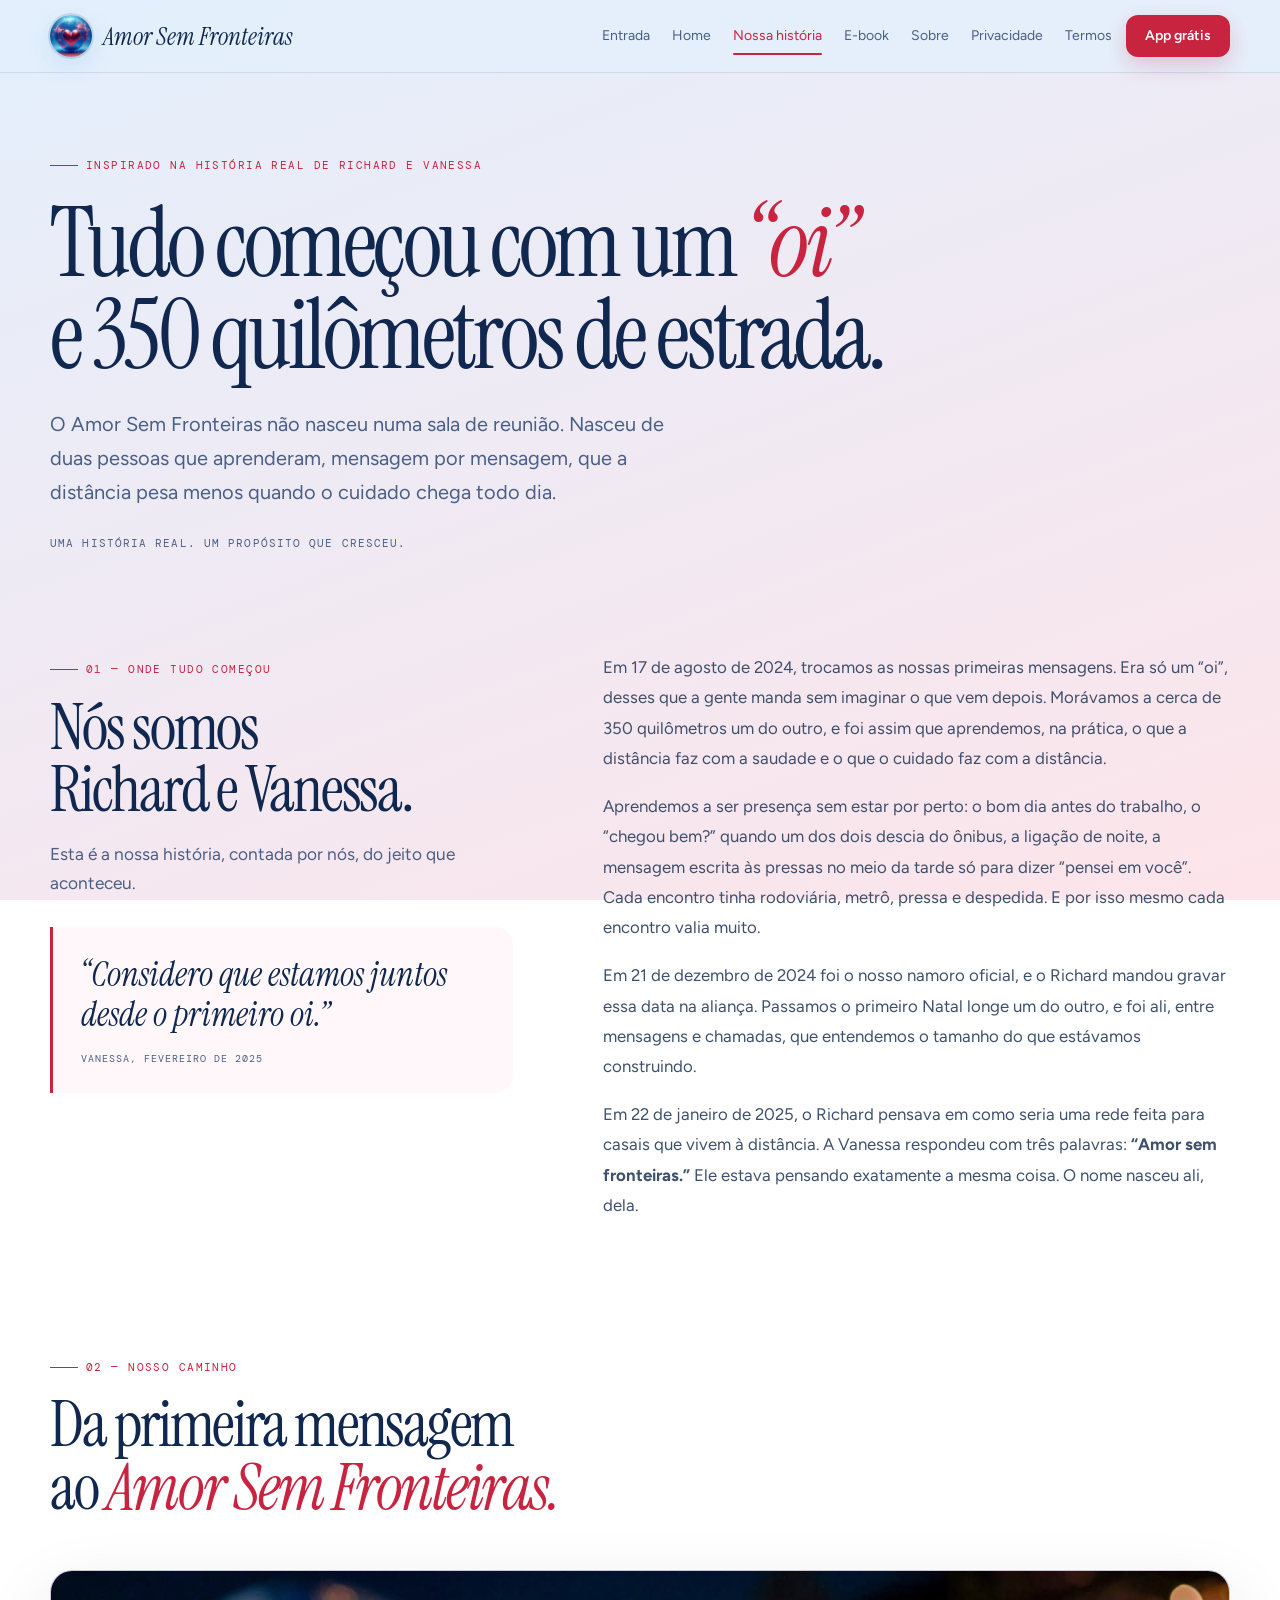
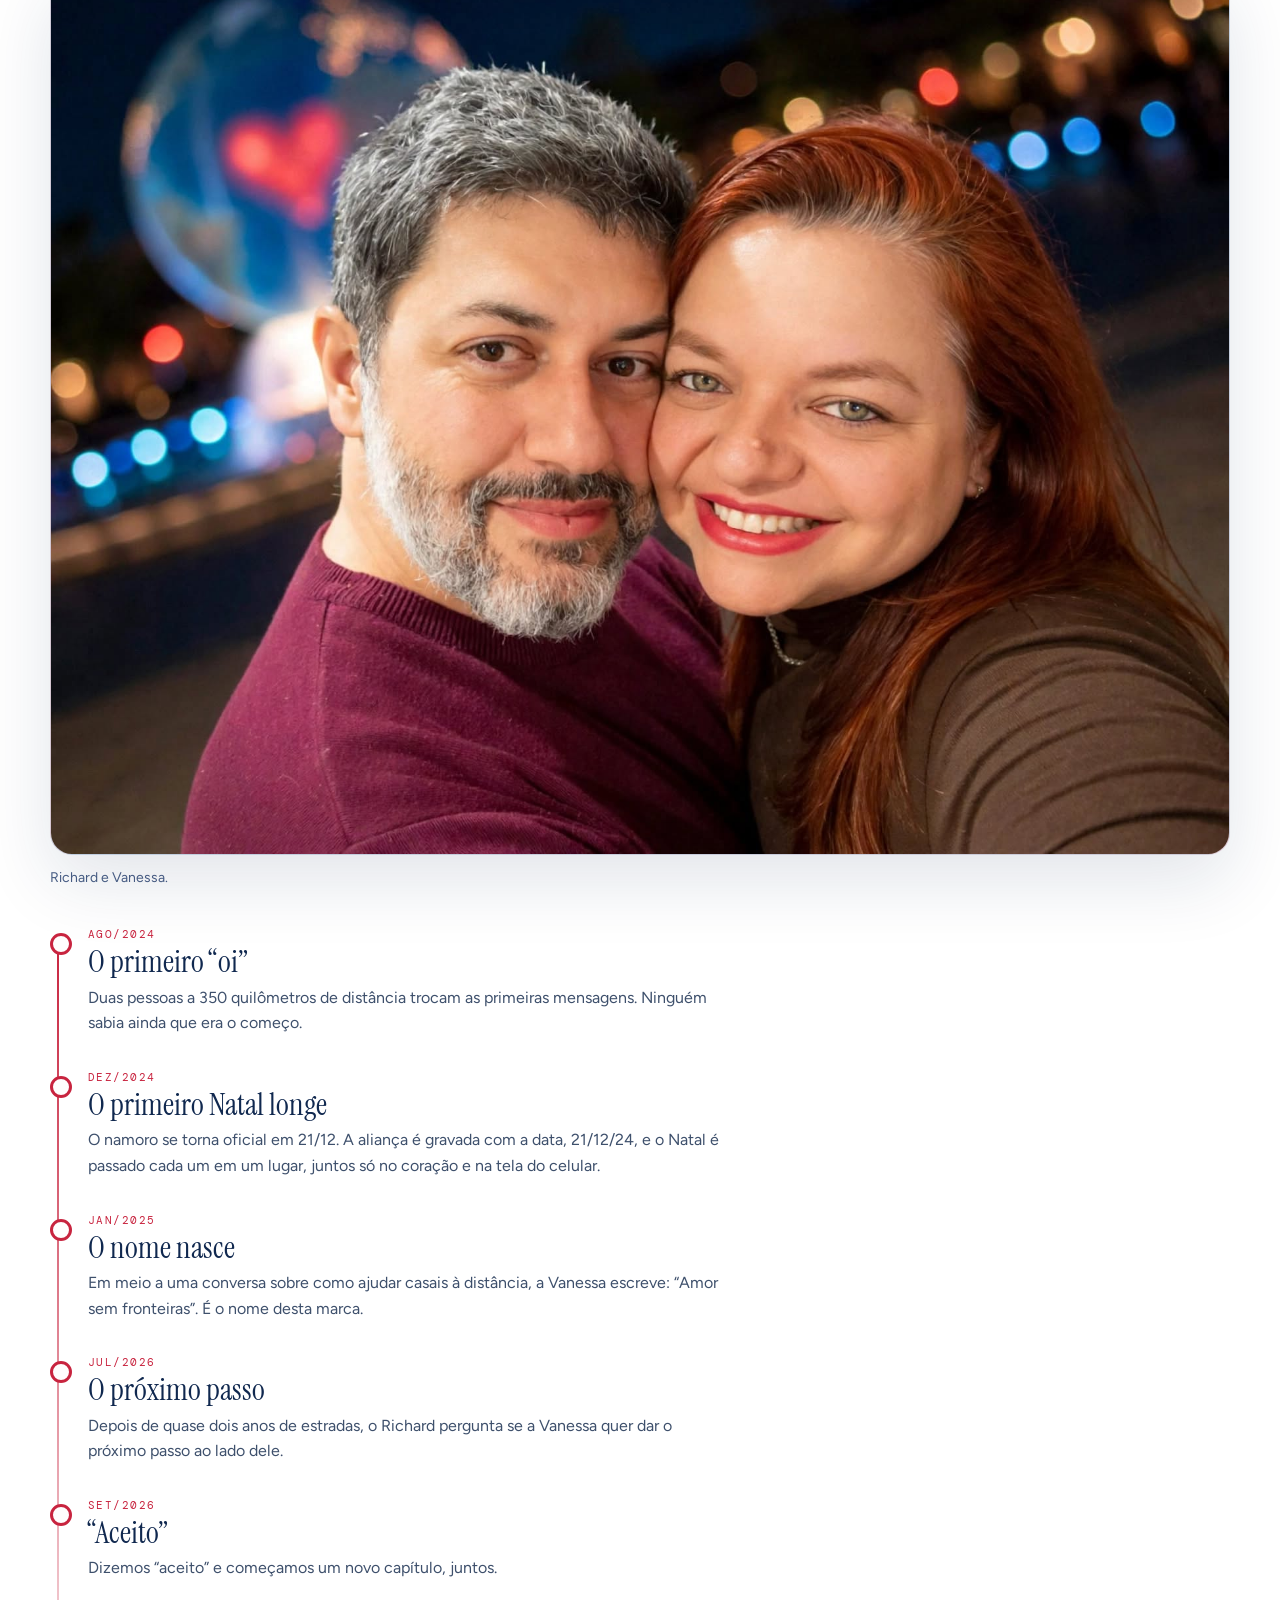
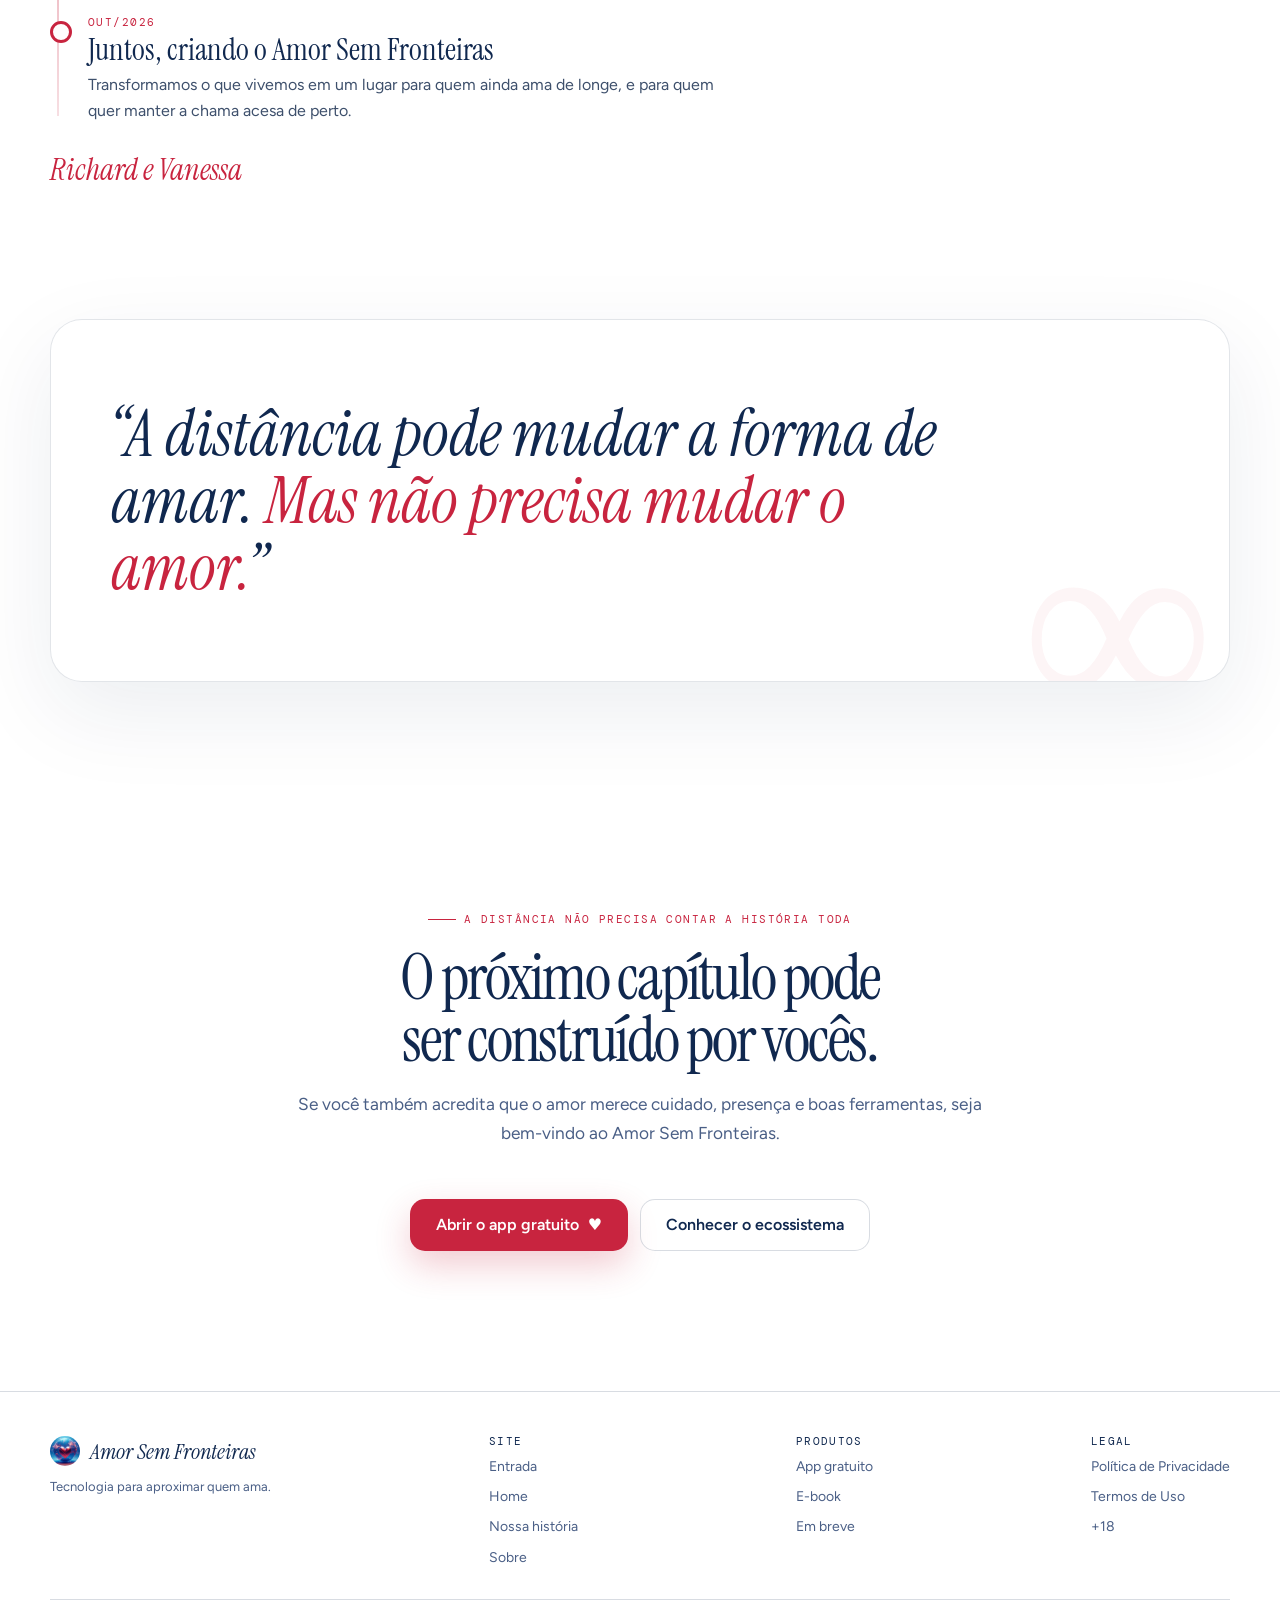
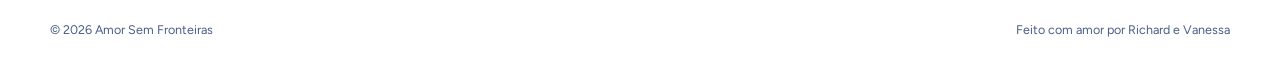
<file: historia.html>
<!doctype html>
<html lang="pt-BR"><head><meta charset="utf-8"><meta name="viewport" content="width=device-width, initial-scale=1, viewport-fit=cover">
<meta name="theme-color" content="#e3effc"><title>Nossa história | Amor Sem Fronteiras</title><meta name="description" content="A história real de Richard e Vanessa, do primeiro “oi” ao Amor Sem Fronteiras.">
<link rel="canonical" href="https://amorsfronteiras.com.br/historia.html"><meta property="og:type" content="website"><meta property="og:locale" content="pt_BR"><meta property="og:site_name" content="Amor Sem Fronteiras">
<meta property="og:title" content="Nossa história | Amor Sem Fronteiras"><meta property="og:description" content="A história real de Richard e Vanessa, do primeiro “oi” ao Amor Sem Fronteiras."><meta property="og:url" content="https://amorsfronteiras.com.br/historia.html">
<meta property="og:image" content="https://amorsfronteiras.com.br/icons/og-image-1200.png"><meta property="og:image:width" content="1200"><meta property="og:image:height" content="630">
<meta name="twitter:card" content="summary_large_image"><meta name="twitter:image" content="https://amorsfronteiras.com.br/icons/og-image-1200.png">
<link rel="icon" type="image/png" href="icons/icon-192.png"><link rel="apple-touch-icon" href="icons/apple-touch-icon.png">
<link rel="preconnect" href="https://fonts.googleapis.com"><link rel="preconnect" href="https://fonts.gstatic.com" crossorigin>
<link rel="stylesheet" href="https://fonts.googleapis.com/css2?family=Instrument+Serif:ital@0;1&family=Figtree:wght@400;500;600;700&family=DM+Mono:wght@400;500&display=swap">
<link rel="stylesheet" href="site.css"><script>document.documentElement.classList.add("js")</script></head>
<body><a class="skip" href="#conteudo">Pular para o conteúdo</a><header class="site-header"><div class="container nav"><a href="home.html" class="brand" aria-label="Amor Sem Fronteiras, home"><img src="icons/icon-192.png" alt="" class="brand-logo" width="42" height="42"><span class="brand-name">Amor Sem Fronteiras</span></a><nav class="nav-links" id="menu" aria-label="Principal"><a href="index.html">Entrada</a><a href="home.html">Home</a><a href="historia.html" aria-current="page">Nossa história</a><a href="ebook.html">E-book</a><a href="sobre.html">Sobre</a><a href="privacidade.html">Privacidade</a><a href="termos.html">Termos</a></nav><a href="app/index.html" class="btn btn-primary btn-small">App grátis</a><button class="menu-btn" type="button" aria-expanded="false" aria-controls="menu">Menu</button></div></header><main id="conteudo"><section class="page-hero">
  <div class="container">
    <div class="eyebrow">Inspirado na história real de Richard e Vanessa</div>
    <h1>Tudo começou com um <em>“oi”</em> e 350 quilômetros de estrada.</h1>
    <p>O Amor Sem Fronteiras não nasceu numa sala de reunião. Nasceu de duas pessoas que aprenderam, mensagem por mensagem, que a distância pesa menos quando o cuidado chega todo dia.</p>
    <div class="sub">Uma história real. Um propósito que cresceu.</div>
  </div>
</section>

<section class="section" id="historia" style="padding-top:30px">
  <div class="container split">
    <div class="reveal">
      <div class="eyebrow">01 — Onde tudo começou</div>
      <h2 class="section-title">Nós somos Richard e Vanessa.</h2>
      <p class="lead" style="margin-bottom:28px">Esta é a nossa história, contada por nós, do jeito que aconteceu.</p>
      <blockquote class="quote">
        “Considero que estamos juntos desde o primeiro oi.”
        <cite>Vanessa, fevereiro de 2025</cite>
      </blockquote>
    </div>
    <div class="prose reveal">
      <p>Em 17 de agosto de 2024, trocamos as nossas primeiras mensagens. Era só um “oi”, desses que a gente manda sem imaginar o que vem depois. Morávamos a cerca de 350 quilômetros um do outro, e foi assim que aprendemos, na prática, o que a distância faz com a saudade e o que o cuidado faz com a distância.</p>
      <p>Aprendemos a ser presença sem estar por perto: o bom dia antes do trabalho, o “chegou bem?” quando um dos dois descia do ônibus, a ligação de noite, a mensagem escrita às pressas no meio da tarde só para dizer “pensei em você”. Cada encontro tinha rodoviária, metrô, pressa e despedida. E por isso mesmo cada encontro valia muito.</p>
      <p>Em 21 de dezembro de 2024 foi o nosso namoro oficial, e o Richard mandou gravar essa data na aliança. Passamos o primeiro Natal longe um do outro, e foi ali, entre mensagens e chamadas, que entendemos o tamanho do que estávamos construindo.</p>
      <p>Em 22 de janeiro de 2025, o Richard pensava em como seria uma rede feita para casais que vivem à distância. A Vanessa respondeu com três palavras: <b>“Amor sem fronteiras.”</b> Ele estava pensando exatamente a mesma coisa. O nome nasceu ali, dela.</p>
    </div>
  </div>
</section>

<section class="section" id="linha-do-tempo" style="padding-top:20px">
  <div class="container">
    <div class="section-header reveal">
      <div class="eyebrow">02 — Nosso caminho</div>
      <h2 class="section-title">Da primeira mensagem ao <em>Amor Sem Fronteiras.</em></h2>
    </div>

    <!-- FOTO OFICIAL RICHARD E VANESSA AQUI
         Salve a foto como fotos/richard-e-vanessa.jpg (4:3, de preferência até 300 KB).
         Enquanto o arquivo não existir, a página mostra uma moldura delicada no lugar. -->
    <figure class="foto reveal">
      <div class="foto-moldura">
        <img src="fotos/richard-e-vanessa.jpg" alt="Richard e Vanessa, criadores do Amor Sem Fronteiras" width="1200" height="900" loading="lazy" onerror="this.closest('.foto').classList.add('sem-foto')">
        <div class="foto-vazia" aria-hidden="true"><b>♡</b><span>Richard e Vanessa</span></div>
      </div>
      <figcaption>Richard e Vanessa.</figcaption>
    </figure>

    <ol class="linha reveal">
      <li><time datetime="2024-08-16">Ago/2024</time><h3>O primeiro “oi”</h3><p>Duas pessoas a 350 quilômetros de distância trocam as primeiras mensagens. Ninguém sabia ainda que era o começo.</p></li>
      <li><time datetime="2024-12-21">Dez/2024</time><h3>O primeiro Natal longe</h3><p>O namoro se torna oficial em 21/12. A aliança é gravada com a data, 21/12/24, e o Natal é passado cada um em um lugar, juntos só no coração e na tela do celular.</p></li>
      <li><time datetime="2025-01-22">Jan/2025</time><h3>O nome nasce</h3><p>Em meio a uma conversa sobre como ajudar casais à distância, a Vanessa escreve: “Amor sem fronteiras”. É o nome desta marca.</p></li>
      <li><time datetime="2026-07-19">Jul/2026</time><h3>O próximo passo</h3><p>Depois de quase dois anos de estradas, o Richard pergunta se a Vanessa quer dar o próximo passo ao lado dele.</p></li>
      <li><time datetime="2026-09">Set/2026</time><h3>“Aceito”</h3><p>Dizemos “aceito” e começamos um novo capítulo, juntos.</p></li>
      <li><time datetime="2026-10">Out/2026</time><h3>Juntos, criando o Amor Sem Fronteiras</h3><p>Transformamos o que vivemos em um lugar para quem ainda ama de longe, e para quem quer manter a chama acesa de perto.</p></li>
    </ol>
    <div class="assinam">Richard e Vanessa</div>
  </div>
</section>

<section class="section" id="manifesto" style="padding-top:20px">
  <div class="container">
    <div class="manifesto reveal">
      <p class="manifesto-text">
        “A distância pode mudar a forma de amar. <span>Mas não precisa mudar o amor.</span>”
      </p>
    </div>
  </div>
</section>

<section class="section final">
  <div class="container">
    <div class="section-header reveal">
      <div class="eyebrow center">A distância não precisa contar a história toda</div>
      <h2 class="section-title">O próximo capítulo pode ser construído por vocês.</h2>
      <p class="lead">Se você também acredita que o amor merece cuidado, presença e boas ferramentas, seja bem-vindo ao Amor Sem Fronteiras.</p>
    </div>
    <div class="reveal btn-row center">
      <a href="app/index.html" class="btn btn-primary">Abrir o app gratuito <span aria-hidden="true">♥</span></a>
      <a href="sobre.html" class="btn btn-secondary">Conhecer o ecossistema</a>
    </div>
  </div>
</section>
</main><footer class="site-footer"><div class="container"><div class="footer-grid">
<div><div class="footer-brand"><img src="icons/icon-192.png" alt="" class="footer-logo" width="30" height="30" loading="lazy"><span>Amor Sem Fronteiras</span></div><p class="footer-tag">Tecnologia para aproximar quem ama.</p></div>
<div class="footer-col"><b>Site</b><a href="index.html">Entrada</a><a href="home.html">Home</a><a href="historia.html">Nossa história</a><a href="sobre.html">Sobre</a></div>
<div class="footer-col"><b>Produtos</b><a href="app/index.html">App gratuito</a><a href="ebook.html">E-book</a><a href="home.html#em-breve">Em breve</a></div>
<div class="footer-col"><b>Legal</b><a href="privacidade.html">Política de Privacidade</a><a href="termos.html">Termos de Uso</a><a href="mais-de-18.html">+18</a></div>
</div><div class="footer-end"><span>© <span data-year>2026</span> Amor Sem Fronteiras</span><span>Feito com amor por Richard e Vanessa</span></div></div></footer>
<script src="site-config.js"></script><script src="site.js"></script></body></html>
</file>
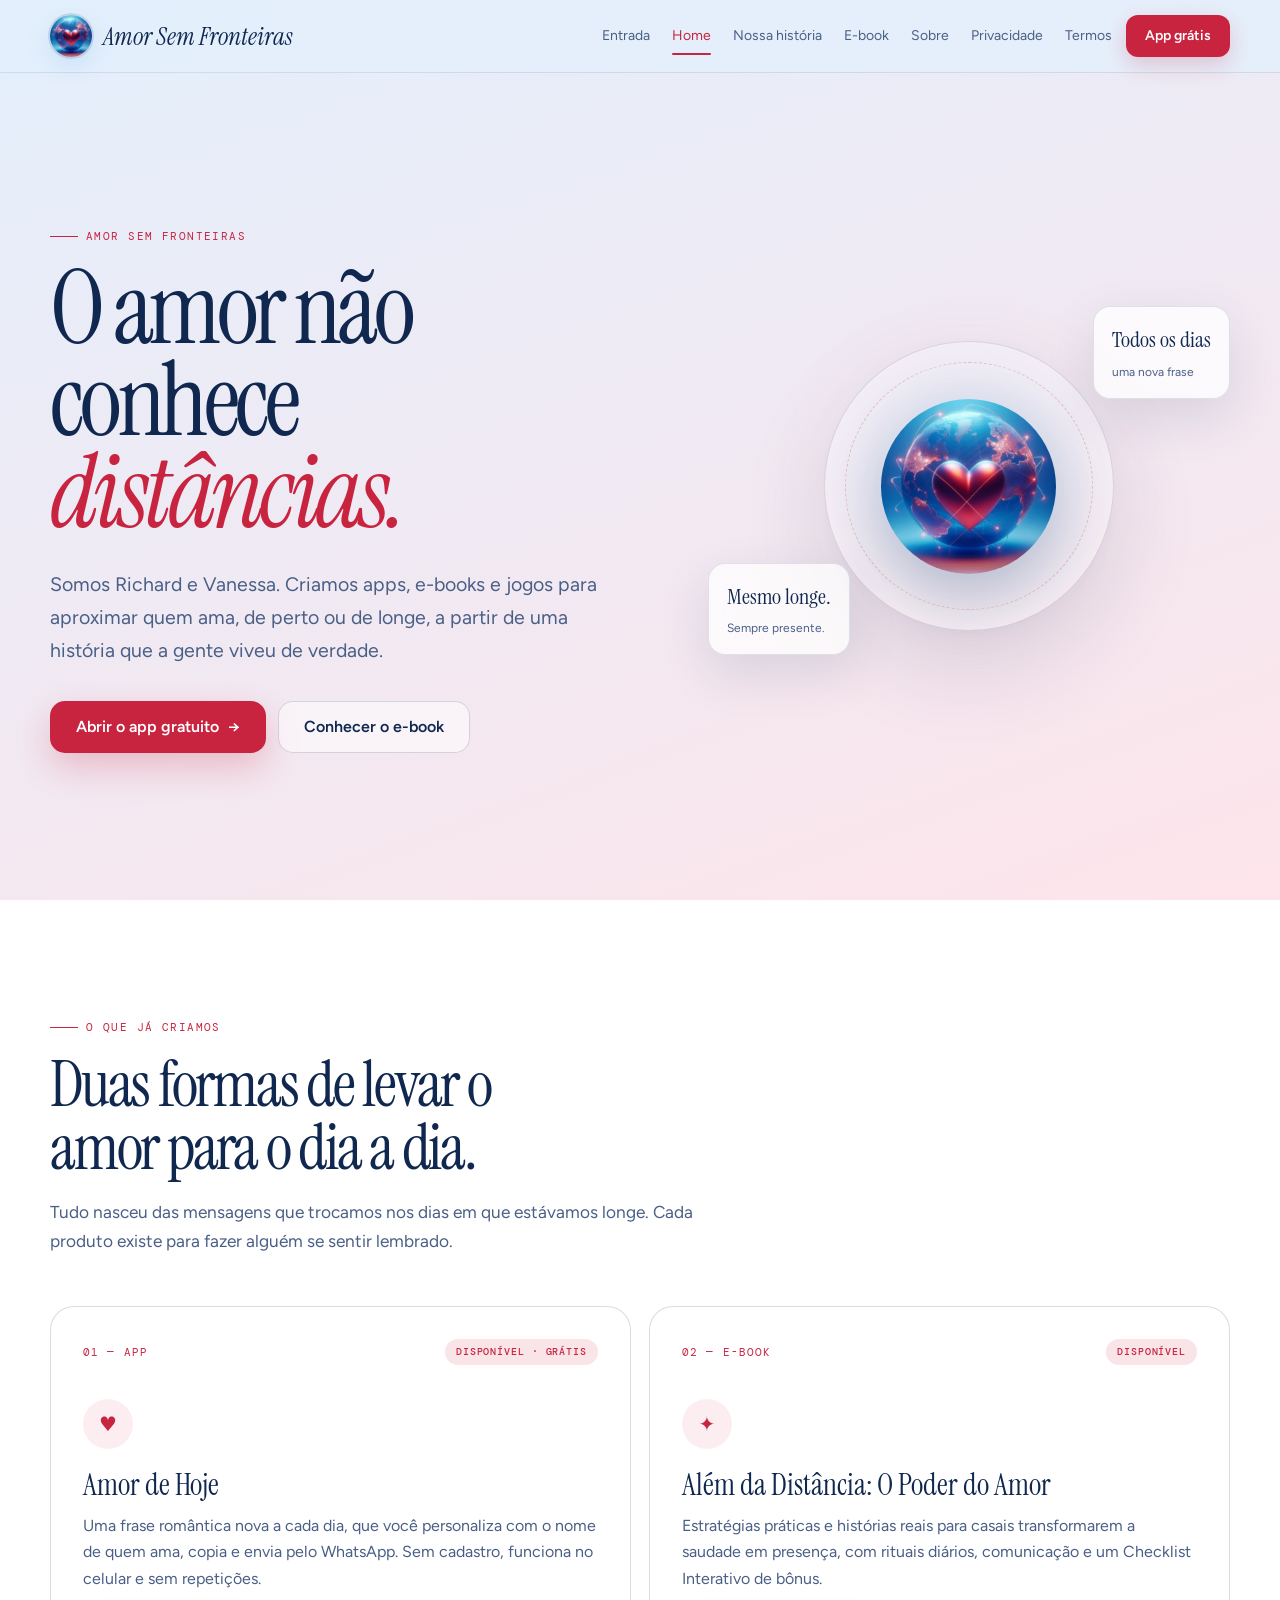
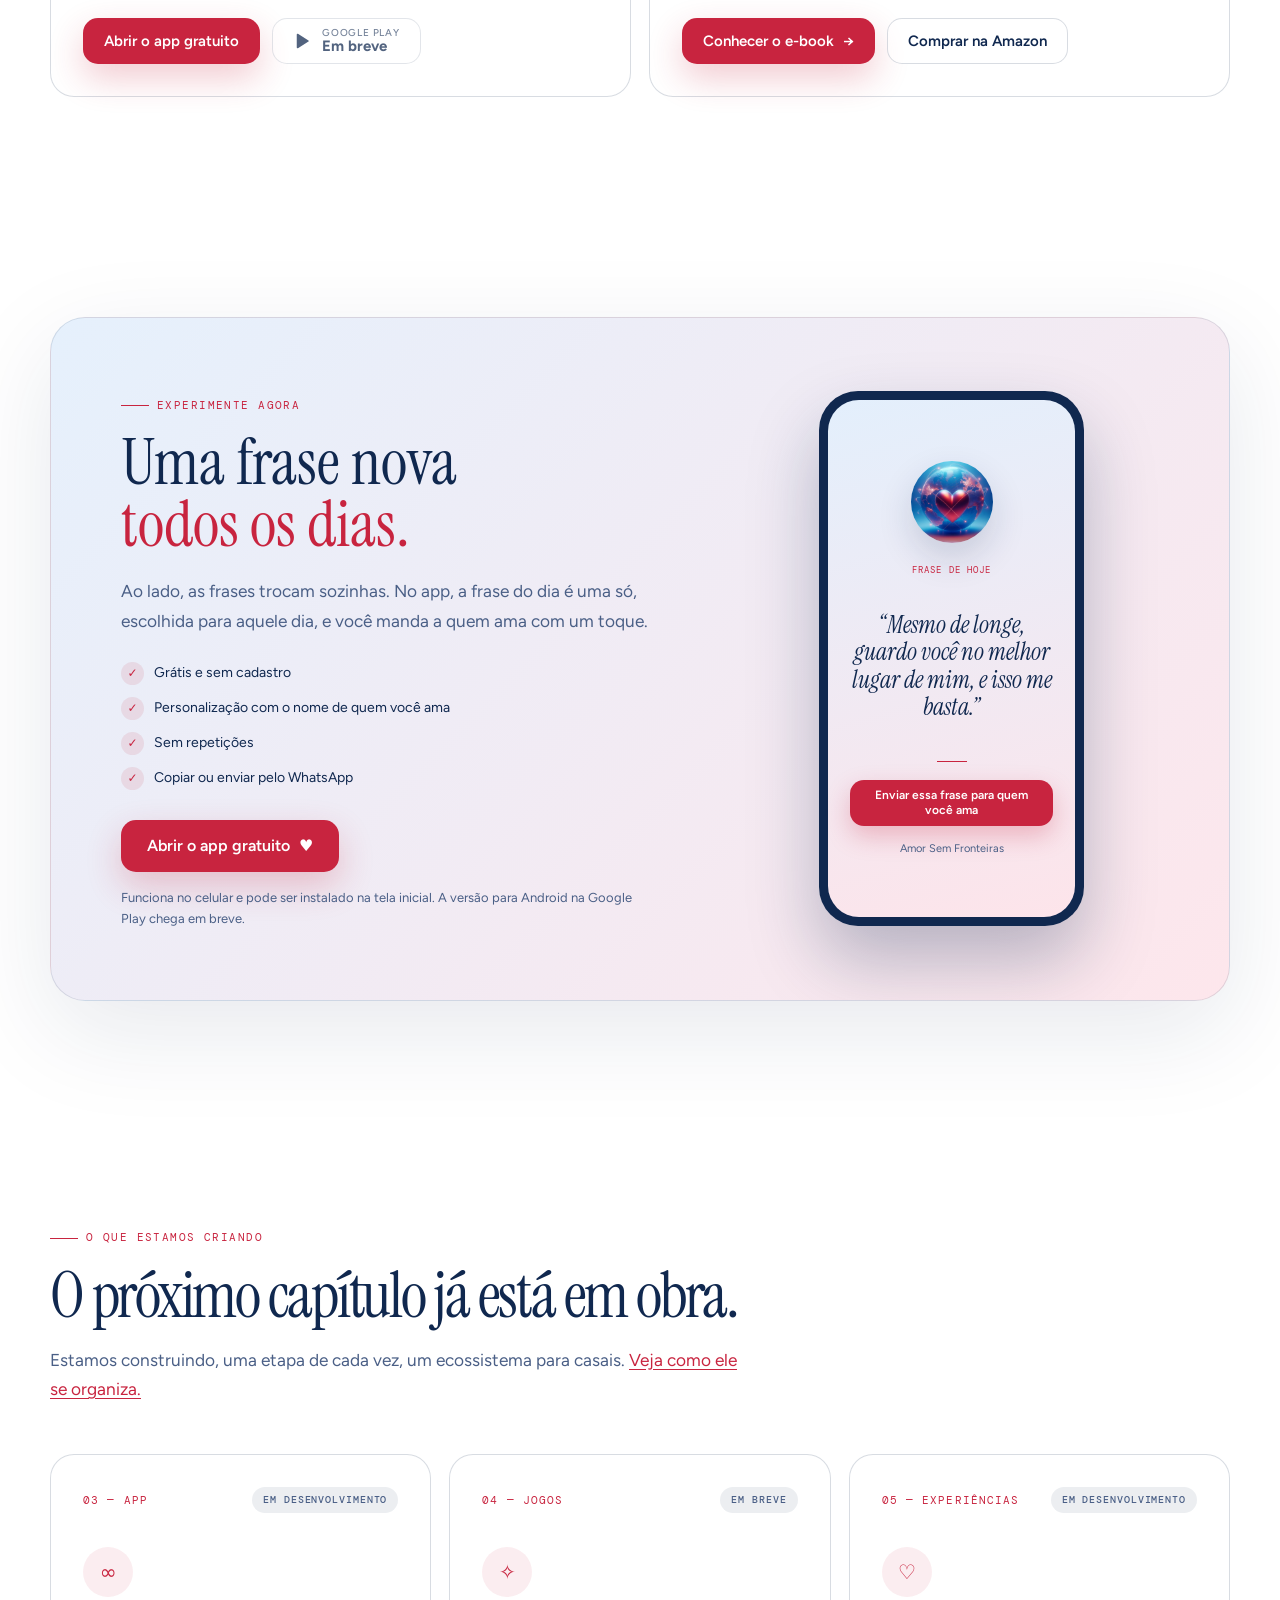
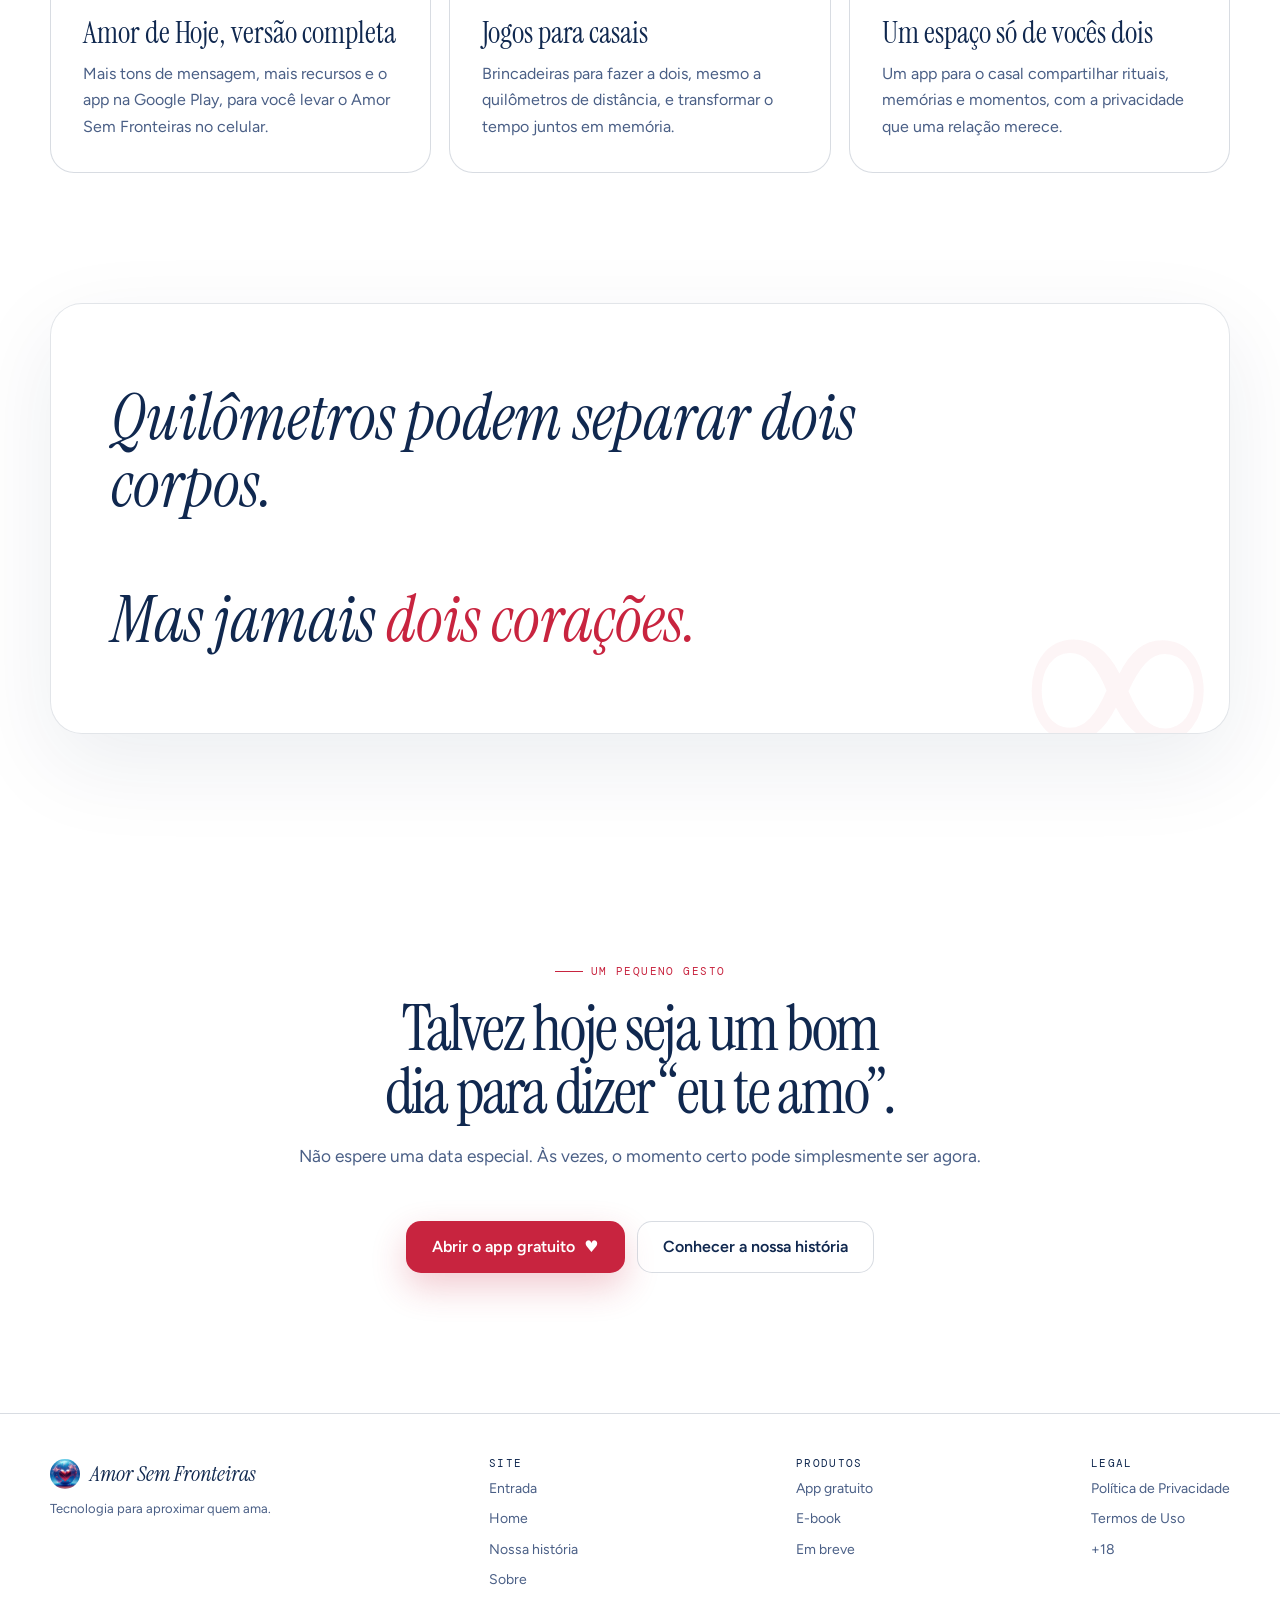
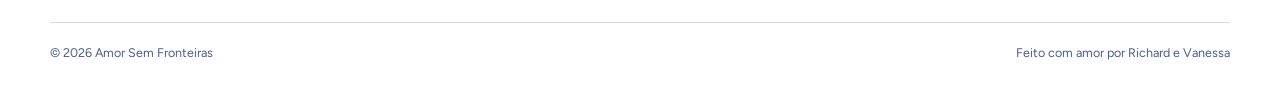
<file: home.html>
<!doctype html>
<html lang="pt-BR"><head><meta charset="utf-8"><meta name="viewport" content="width=device-width, initial-scale=1, viewport-fit=cover">
<meta name="theme-color" content="#e3effc"><title>Amor Sem Fronteiras | Apps, e-books e jogos para casais</title><meta name="description" content="Conheça o que Richard e Vanessa já criaram e o que vem por aí: app gratuito de frases românticas, e-book e jogos para casais.">
<link rel="canonical" href="https://amorsfronteiras.com.br/home.html"><meta property="og:type" content="website"><meta property="og:locale" content="pt_BR"><meta property="og:site_name" content="Amor Sem Fronteiras">
<meta property="og:title" content="Amor Sem Fronteiras | Apps, e-books e jogos para casais"><meta property="og:description" content="Conheça o que Richard e Vanessa já criaram e o que vem por aí: app gratuito de frases românticas, e-book e jogos para casais."><meta property="og:url" content="https://amorsfronteiras.com.br/home.html">
<meta property="og:image" content="https://amorsfronteiras.com.br/icons/og-image-1200.png"><meta property="og:image:width" content="1200"><meta property="og:image:height" content="630">
<meta name="twitter:card" content="summary_large_image"><meta name="twitter:image" content="https://amorsfronteiras.com.br/icons/og-image-1200.png">
<link rel="icon" type="image/png" href="icons/icon-192.png"><link rel="apple-touch-icon" href="icons/apple-touch-icon.png">
<link rel="preconnect" href="https://fonts.googleapis.com"><link rel="preconnect" href="https://fonts.gstatic.com" crossorigin>
<link rel="stylesheet" href="https://fonts.googleapis.com/css2?family=Instrument+Serif:ital@0;1&family=Figtree:wght@400;500;600;700&family=DM+Mono:wght@400;500&display=swap">
<link rel="stylesheet" href="site.css"><script>document.documentElement.classList.add("js")</script></head>
<body><a class="skip" href="#conteudo">Pular para o conteúdo</a><header class="site-header"><div class="container nav"><a href="home.html" class="brand" aria-label="Amor Sem Fronteiras, home"><img src="icons/icon-192.png" alt="" class="brand-logo" width="42" height="42"><span class="brand-name">Amor Sem Fronteiras</span></a><nav class="nav-links" id="menu" aria-label="Principal"><a href="index.html">Entrada</a><a href="home.html" aria-current="page">Home</a><a href="historia.html">Nossa história</a><a href="ebook.html">E-book</a><a href="sobre.html">Sobre</a><a href="privacidade.html">Privacidade</a><a href="termos.html">Termos</a></nav><a href="app/index.html" class="btn btn-primary btn-small">App grátis</a><button class="menu-btn" type="button" aria-expanded="false" aria-controls="menu">Menu</button></div></header><main id="conteudo"><!-- ============================== HERO ============================== -->
<section class="hero" id="inicio">
  <div class="container hero-grid">
    <div class="reveal">
      <div class="eyebrow">Amor Sem Fronteiras</div>
      <h1>O amor não conhece <em>distâncias.</em></h1>
      <p class="hero-description">
        Somos Richard e Vanessa. Criamos apps, e-books e jogos para aproximar quem ama,
        de perto ou de longe, a partir de uma história que a gente viveu de verdade.
      </p>
      <div class="btn-row">
        <a href="app/index.html" class="btn btn-primary">Abrir o app gratuito <span aria-hidden="true">→</span></a>
        <a href="ebook.html" class="btn btn-secondary">Conhecer o e-book</a>
      </div>
    </div>

    <div class="hero-art reveal" aria-hidden="true">
      <div class="hero-glow"></div>
      <div class="logo-orbit">
        <img src="icons/logo-480.webp" alt="" class="hero-logo" width="175" height="175" fetchpriority="high" decoding="async">
      </div>
      <div class="floating-note note-one"><strong>Todos os dias</strong><span>uma nova frase</span></div>
      <div class="floating-note note-two"><strong>Mesmo longe.</strong><span>Sempre presente.</span></div>
    </div>
  </div>
</section>

<!-- ======================== O QUE JÁ CRIAMOS ======================== -->
<section class="section" id="produtos">
  <div class="container">
    <div class="section-header reveal">
      <div class="eyebrow">O que já criamos</div>
      <h2 class="section-title">Duas formas de levar o amor para o dia a dia.</h2>
      <p class="lead">Tudo nasceu das mensagens que trocamos nos dias em que estávamos longe. Cada produto existe para fazer alguém se sentir lembrado.</p>
    </div>

    <div class="cards two">
      <article class="card reveal" id="app">
        <div class="card-top"><span class="card-number">01 — APP</span><span class="badge on">Disponível · Grátis</span></div>
        <div class="card-icon" aria-hidden="true">♥</div>
        <h3>Amor de Hoje</h3>
        <p>Uma frase romântica nova a cada dia, que você personaliza com o nome de quem ama, copia e envia pelo WhatsApp. Sem cadastro, funciona no celular e sem repetições.</p>
        <div class="btn-row">
          <a href="app/index.html" class="btn btn-primary">Abrir o app gratuito</a>
          <a href="#" class="btn btn-secondary btn-play" data-play role="link" aria-disabled="true">
            <svg viewBox="0 0 24 24" width="18" height="18" aria-hidden="true"><path fill="currentColor" d="M5 3.2v17.6c0 .8.9 1.3 1.6.8l14-8.8c.6-.4.6-1.2 0-1.6l-14-8.8C5.900 1.900 5 2.400 5 3.200z"/></svg>
            <span><small>Google Play</small><b data-label>Em breve</b></span>
          </a>
        </div>
      </article>

      <article class="card reveal" id="e-book">
        <div class="card-top"><span class="card-number">02 — E-BOOK</span><span class="badge on">Disponível</span></div>
        <div class="card-icon" aria-hidden="true">✦</div>
        <h3>Além da Distância: O Poder do Amor</h3>
        <p>Estratégias práticas e histórias reais para casais transformarem a saudade em presença, com rituais diários, comunicação e um Checklist Interativo de bônus.</p>
        <!-- TROQUE AQUI: título e descrição reais do e-book -->
        <div class="btn-row">
          <a href="ebook.html" class="btn btn-primary">Conhecer o e-book <span aria-hidden="true">→</span></a>
          <a href="https://www.amazon.com.br/dp/B0F16T9FC4" class="btn btn-secondary" data-ebook target="_blank" rel="noopener">Comprar na Amazon</a>
        </div>
      </article>
    </div>
  </div>
</section>

<!-- ======================= PROVA: A FRASE AO VIVO ======================= -->
<section class="section" id="experiencia">
  <div class="container">
    <div class="experience reveal">
      <div class="experience-grid">
        <div>
          <div class="eyebrow">Experimente agora</div>
          <h2>Uma frase nova <br><span>todos os dias.</span></h2>
          <p class="lead">Ao lado, as frases trocam sozinhas. No app, a frase do dia é uma só, escolhida para aquele dia, e você manda a quem ama com um toque.</p>
          <ul class="features">
            <li class="feature"><span class="feature-check" aria-hidden="true">✓</span>Grátis e sem cadastro</li>
            <li class="feature"><span class="feature-check" aria-hidden="true">✓</span>Personalização com o nome de quem você ama</li>
            <li class="feature"><span class="feature-check" aria-hidden="true">✓</span>Sem repetições</li>
            <li class="feature"><span class="feature-check" aria-hidden="true">✓</span>Copiar ou enviar pelo WhatsApp</li>
          </ul>
          <div class="btn-row">
            <a href="app/index.html" class="btn btn-primary">Abrir o app gratuito <span aria-hidden="true">♥</span></a>
          </div>
          <p class="cta-note">Funciona no celular e pode ser instalado na tela inicial. A versão para Android na Google Play chega em breve.</p>
        </div>

        <div class="phone-area">
          <div class="phone">
            <div class="phone-screen">
              <img src="icons/logo-480.webp" alt="" class="phone-logo" width="82" height="82" loading="lazy" decoding="async">
              <div class="phone-kicker">Frase de hoje</div>
              <div class="phone-phrase" id="demoFrase">“Mesmo de longe, guardo você no melhor lugar de mim, e isso me basta.”</div>
              <div class="phone-line"></div>
              <a class="phone-send" id="demoEnviar" href="https://api.whatsapp.com/send" target="_blank" rel="noopener">Enviar essa frase para quem você ama</a>
              <div class="phone-small">Amor Sem Fronteiras</div>
            </div>
          </div>
        </div>
      </div>
    </div>
  </div>
</section>

<!-- ======================== O QUE VEM AÍ ======================== -->
<section class="section" id="em-breve">
  <div class="container">
    <div class="section-header reveal">
      <div class="eyebrow">O que estamos criando</div>
      <h2 class="section-title">O próximo capítulo já está em obra.</h2>
      <p class="lead">Estamos construindo, uma etapa de cada vez, um ecossistema para casais. <a href="sobre.html" style="color:var(--accent);text-decoration:underline;text-underline-offset:3px">Veja como ele se organiza.</a></p>
    </div>

    <div class="cards">
      <article class="card reveal">
        <div class="card-top"><span class="card-number">03 — APP</span><span class="badge">Em desenvolvimento</span></div>
        <div class="card-icon" aria-hidden="true">∞</div>
        <h3>Amor de Hoje, versão completa</h3>
        <p>Mais tons de mensagem, mais recursos e o app na Google Play, para você levar o Amor Sem Fronteiras no celular.</p>
      </article>
      <article class="card reveal">
        <div class="card-top"><span class="card-number">04 — JOGOS</span><span class="badge">Em breve</span></div>
        <div class="card-icon" aria-hidden="true">✧</div>
        <h3>Jogos para casais</h3>
        <p>Brincadeiras para fazer a dois, mesmo a quilômetros de distância, e transformar o tempo juntos em memória.</p>
      </article>
      <article class="card reveal">
        <div class="card-top"><span class="card-number">05 — EXPERIÊNCIAS</span><span class="badge">Em desenvolvimento</span></div>
        <div class="card-icon" aria-hidden="true">♡</div>
        <h3>Um espaço só de vocês dois</h3>
        <p>Um app para o casal compartilhar rituais, memórias e momentos, com a privacidade que uma relação merece.</p>
      </article>
    </div>
  </div>
</section>

<!-- ============================ MANIFESTO ============================ -->
<section class="section" id="projeto" style="padding-top:20px">
  <div class="container">
    <div class="manifesto reveal">
      <p class="manifesto-text">
        Quilômetros podem separar dois corpos.
        <br><br>
        Mas jamais <span>dois corações.</span>
      </p>
    </div>
  </div>
</section>

<!-- ============================ CHAMADA FINAL ======================== -->
<section class="section final">
  <div class="container">
    <div class="section-header reveal">
      <div class="eyebrow center">Um pequeno gesto</div>
      <h2 class="section-title">Talvez hoje seja um bom dia para dizer “eu te amo”.</h2>
      <p class="lead">Não espere uma data especial. Às vezes, o momento certo pode simplesmente ser agora.</p>
    </div>
    <div class="reveal btn-row center">
      <a href="app/index.html" class="btn btn-primary">Abrir o app gratuito <span aria-hidden="true">♥</span></a>
      <a href="historia.html" class="btn btn-secondary">Conhecer a nossa história</a>
    </div>
  </div>
</section>
</main><footer class="site-footer"><div class="container"><div class="footer-grid">
<div><div class="footer-brand"><img src="icons/icon-192.png" alt="" class="footer-logo" width="30" height="30" loading="lazy"><span>Amor Sem Fronteiras</span></div><p class="footer-tag">Tecnologia para aproximar quem ama.</p></div>
<div class="footer-col"><b>Site</b><a href="index.html">Entrada</a><a href="home.html">Home</a><a href="historia.html">Nossa história</a><a href="sobre.html">Sobre</a></div>
<div class="footer-col"><b>Produtos</b><a href="app/index.html">App gratuito</a><a href="ebook.html">E-book</a><a href="home.html#em-breve">Em breve</a></div>
<div class="footer-col"><b>Legal</b><a href="privacidade.html">Política de Privacidade</a><a href="termos.html">Termos de Uso</a><a href="mais-de-18.html">+18</a></div>
</div><div class="footer-end"><span>© <span data-year>2026</span> Amor Sem Fronteiras</span><span>Feito com amor por Richard e Vanessa</span></div></div></footer>
<script src="site-config.js"></script><script src="site.js"></script></body></html>
</file>
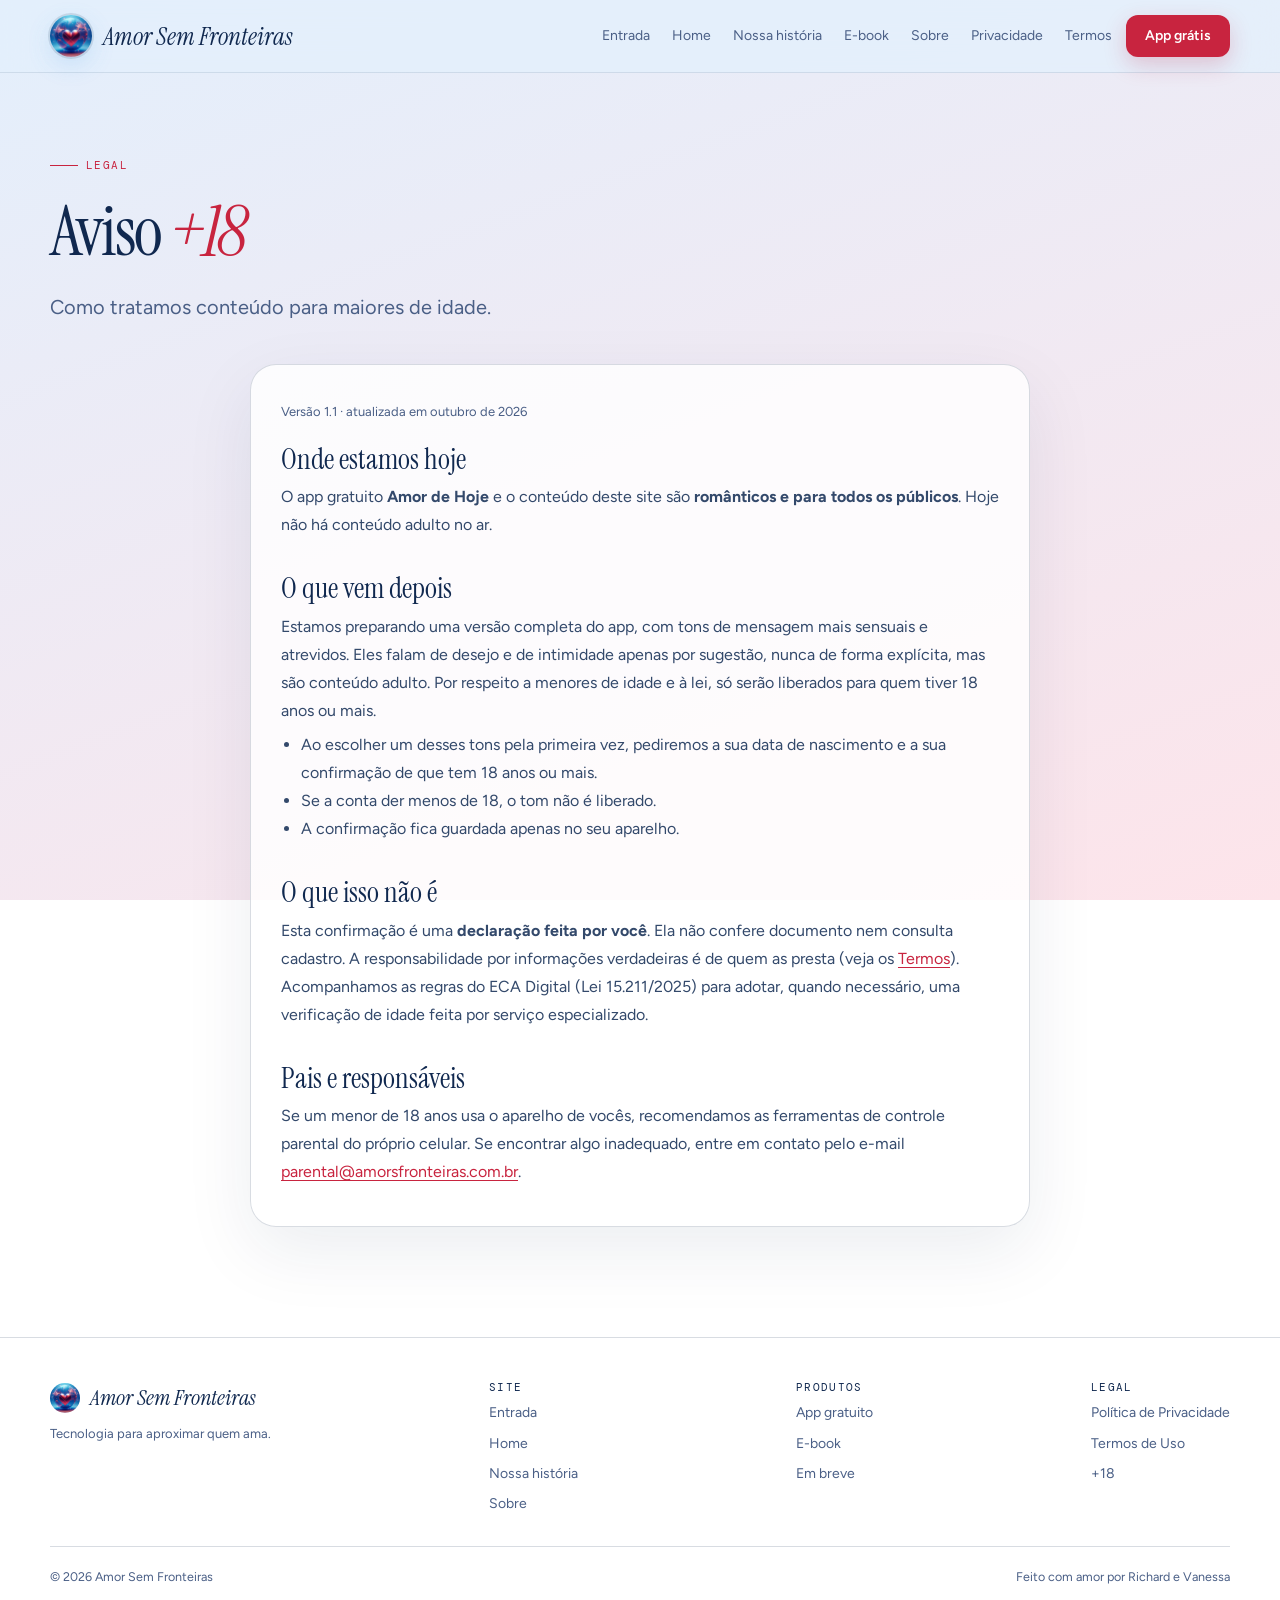
<file: mais-de-18.html>
<!doctype html>
<html lang="pt-BR"><head><meta charset="utf-8"><meta name="viewport" content="width=device-width, initial-scale=1, viewport-fit=cover">
<meta name="theme-color" content="#e3effc"><title>Aviso +18 | Amor Sem Fronteiras</title><meta name="description" content="Como tratamos conteúdo para maiores de 18 anos.">
<link rel="canonical" href="https://amorsfronteiras.com.br/mais-de-18.html"><meta property="og:type" content="website"><meta property="og:locale" content="pt_BR"><meta property="og:site_name" content="Amor Sem Fronteiras">
<meta property="og:title" content="Aviso +18 | Amor Sem Fronteiras"><meta property="og:description" content="Como tratamos conteúdo para maiores de 18 anos."><meta property="og:url" content="https://amorsfronteiras.com.br/mais-de-18.html">
<meta property="og:image" content="https://amorsfronteiras.com.br/icons/og-image-1200.png"><meta property="og:image:width" content="1200"><meta property="og:image:height" content="630">
<meta name="twitter:card" content="summary_large_image"><meta name="twitter:image" content="https://amorsfronteiras.com.br/icons/og-image-1200.png">
<link rel="icon" type="image/png" href="icons/icon-192.png"><link rel="apple-touch-icon" href="icons/apple-touch-icon.png">
<link rel="preconnect" href="https://fonts.googleapis.com"><link rel="preconnect" href="https://fonts.gstatic.com" crossorigin>
<link rel="stylesheet" href="https://fonts.googleapis.com/css2?family=Instrument+Serif:ital@0;1&family=Figtree:wght@400;500;600;700&family=DM+Mono:wght@400;500&display=swap">
<link rel="stylesheet" href="site.css"><script>document.documentElement.classList.add("js")</script></head>
<body><a class="skip" href="#conteudo">Pular para o conteúdo</a><header class="site-header"><div class="container nav"><a href="home.html" class="brand" aria-label="Amor Sem Fronteiras, home"><img src="icons/icon-192.png" alt="" class="brand-logo" width="42" height="42"><span class="brand-name">Amor Sem Fronteiras</span></a><nav class="nav-links" id="menu" aria-label="Principal"><a href="index.html">Entrada</a><a href="home.html">Home</a><a href="historia.html">Nossa história</a><a href="ebook.html">E-book</a><a href="sobre.html">Sobre</a><a href="privacidade.html">Privacidade</a><a href="termos.html">Termos</a></nav><a href="app/index.html" class="btn btn-primary btn-small">App grátis</a><button class="menu-btn" type="button" aria-expanded="false" aria-controls="menu">Menu</button></div></header><main id="conteudo"><section class="page-hero compact">
  <div class="container">
    <div class="eyebrow">Legal</div>
    <h1>Aviso <em>+18</em></h1>
    <p>Como tratamos conteúdo para maiores de idade.</p>
  </div>
</section>
<section class="section" style="padding-top:20px">
<div class="container">
<article class="doc">
<p class="meta">Versão 1.1 · atualizada em outubro de 2026</p>
<h2>Onde estamos hoje</h2>
<p>O app gratuito <b>Amor de Hoje</b> e o conteúdo deste site são <b>românticos e para todos os públicos</b>. Hoje não há conteúdo adulto no ar.</p>

<h2>O que vem depois</h2>
<p>Estamos preparando uma versão completa do app, com tons de mensagem mais sensuais e atrevidos. Eles falam de desejo e de intimidade apenas por sugestão, nunca de forma explícita, mas são conteúdo adulto. Por respeito a menores de idade e à lei, só serão liberados para quem tiver 18 anos ou mais.</p>
<ul>
<li>Ao escolher um desses tons pela primeira vez, pediremos a sua data de nascimento e a sua confirmação de que tem 18 anos ou mais.</li>
<li>Se a conta der menos de 18, o tom não é liberado.</li>
<li>A confirmação fica guardada apenas no seu aparelho.</li>
</ul>

<h2>O que isso não é</h2>
<p>Esta confirmação é uma <b>declaração feita por você</b>. Ela não confere documento nem consulta cadastro. A responsabilidade por informações verdadeiras é de quem as presta (veja os <a href="termos.html">Termos</a>). Acompanhamos as regras do ECA Digital (Lei 15.211/2025) para adotar, quando necessário, uma verificação de idade feita por serviço especializado.</p>

<h2>Pais e responsáveis</h2>
<p>Se um menor de 18 anos usa o aparelho de vocês, recomendamos as ferramentas de controle parental do próprio celular. Se encontrar algo inadequado, entre em contato pelo e-mail <a href="mailto:parental@amorsfronteiras.com.br" style="color:var(--accent); text-decoration:underline; text-underline-offset:3px;">parental@amorsfronteiras.com.br</a>.</p>
</article>
</div>
</section>
</main><footer class="site-footer"><div class="container"><div class="footer-grid">
<div><div class="footer-brand"><img src="icons/icon-192.png" alt="" class="footer-logo" width="30" height="30" loading="lazy"><span>Amor Sem Fronteiras</span></div><p class="footer-tag">Tecnologia para aproximar quem ama.</p></div>
<div class="footer-col"><b>Site</b><a href="index.html">Entrada</a><a href="home.html">Home</a><a href="historia.html">Nossa história</a><a href="sobre.html">Sobre</a></div>
<div class="footer-col"><b>Produtos</b><a href="app/index.html">App gratuito</a><a href="ebook.html">E-book</a><a href="home.html#em-breve">Em breve</a></div>
<div class="footer-col"><b>Legal</b><a href="privacidade.html">Política de Privacidade</a><a href="termos.html">Termos de Uso</a><a href="mais-de-18.html">+18</a></div>
</div><div class="footer-end"><span>© <span data-year>2026</span> Amor Sem Fronteiras</span><span>Feito com amor por Richard e Vanessa</span></div></div></footer>
<script src="site-config.js"></script><script src="site.js"></script></body></html>
</file>
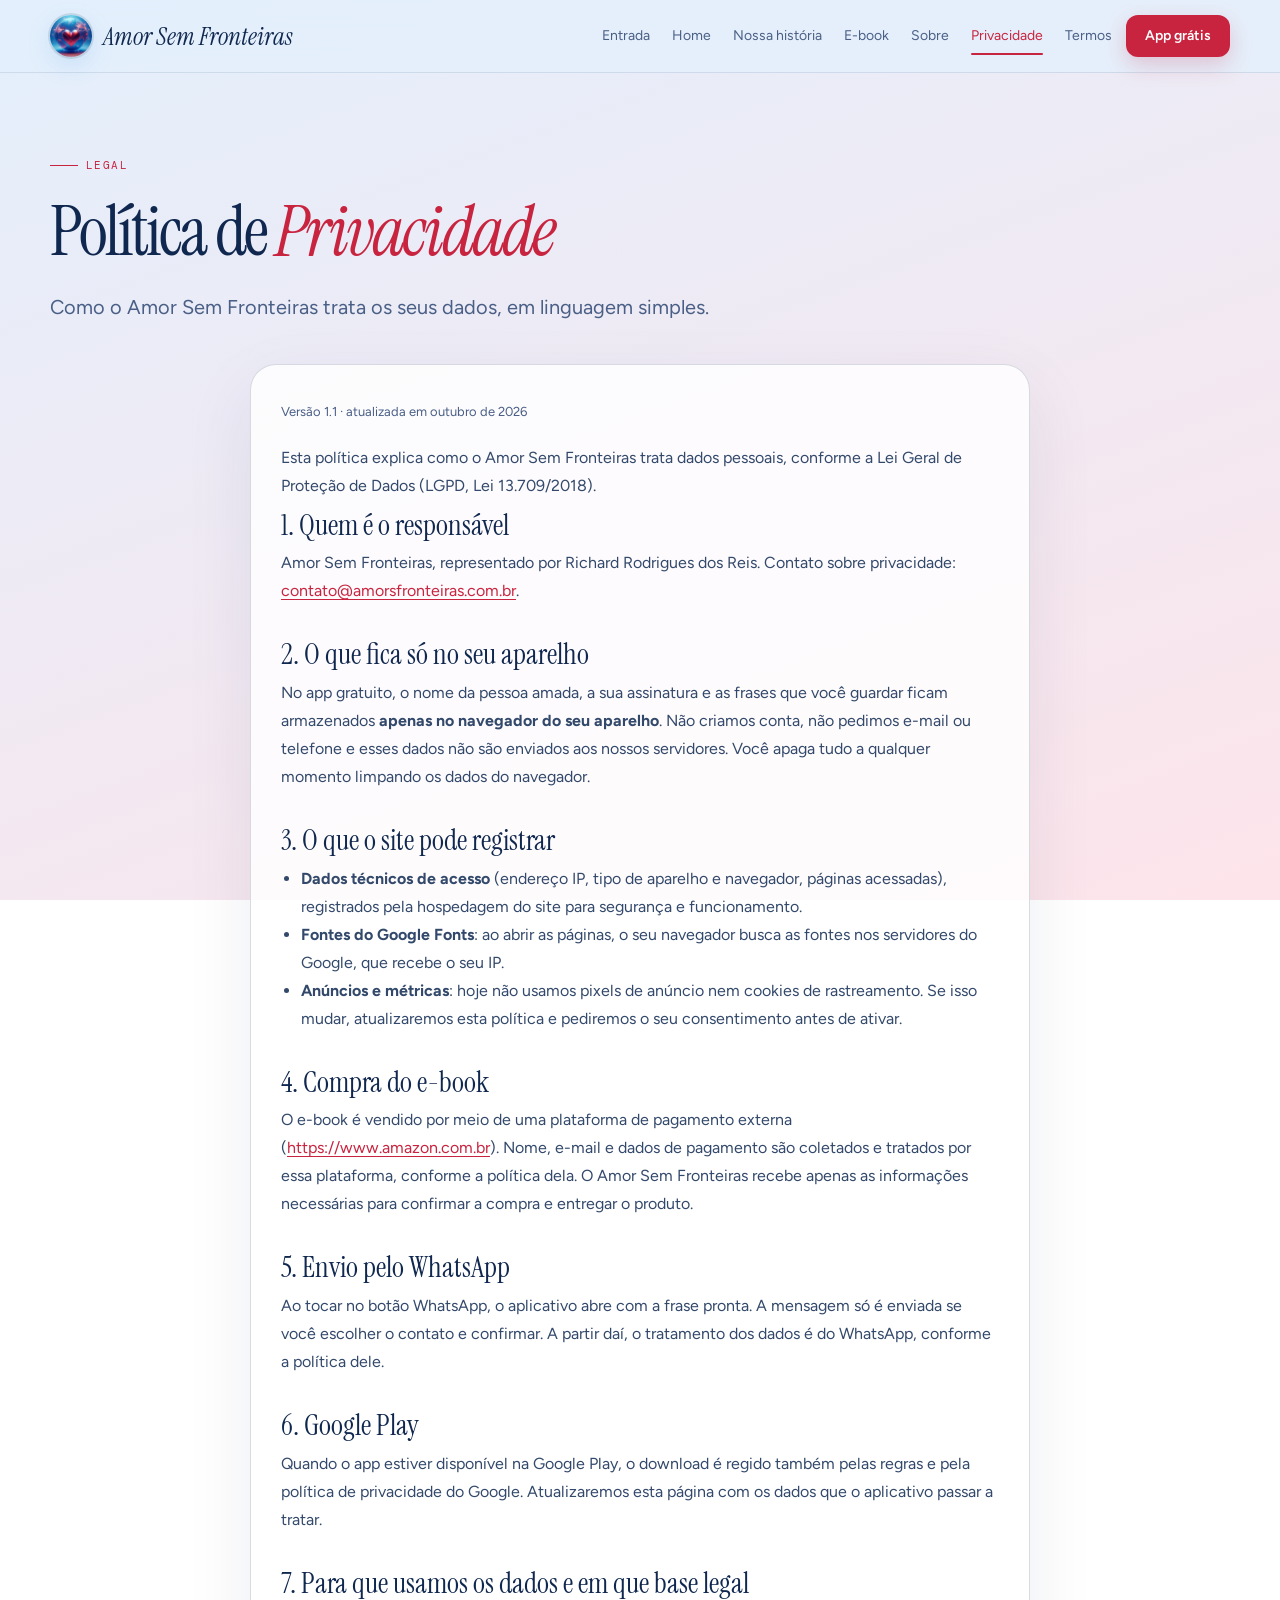
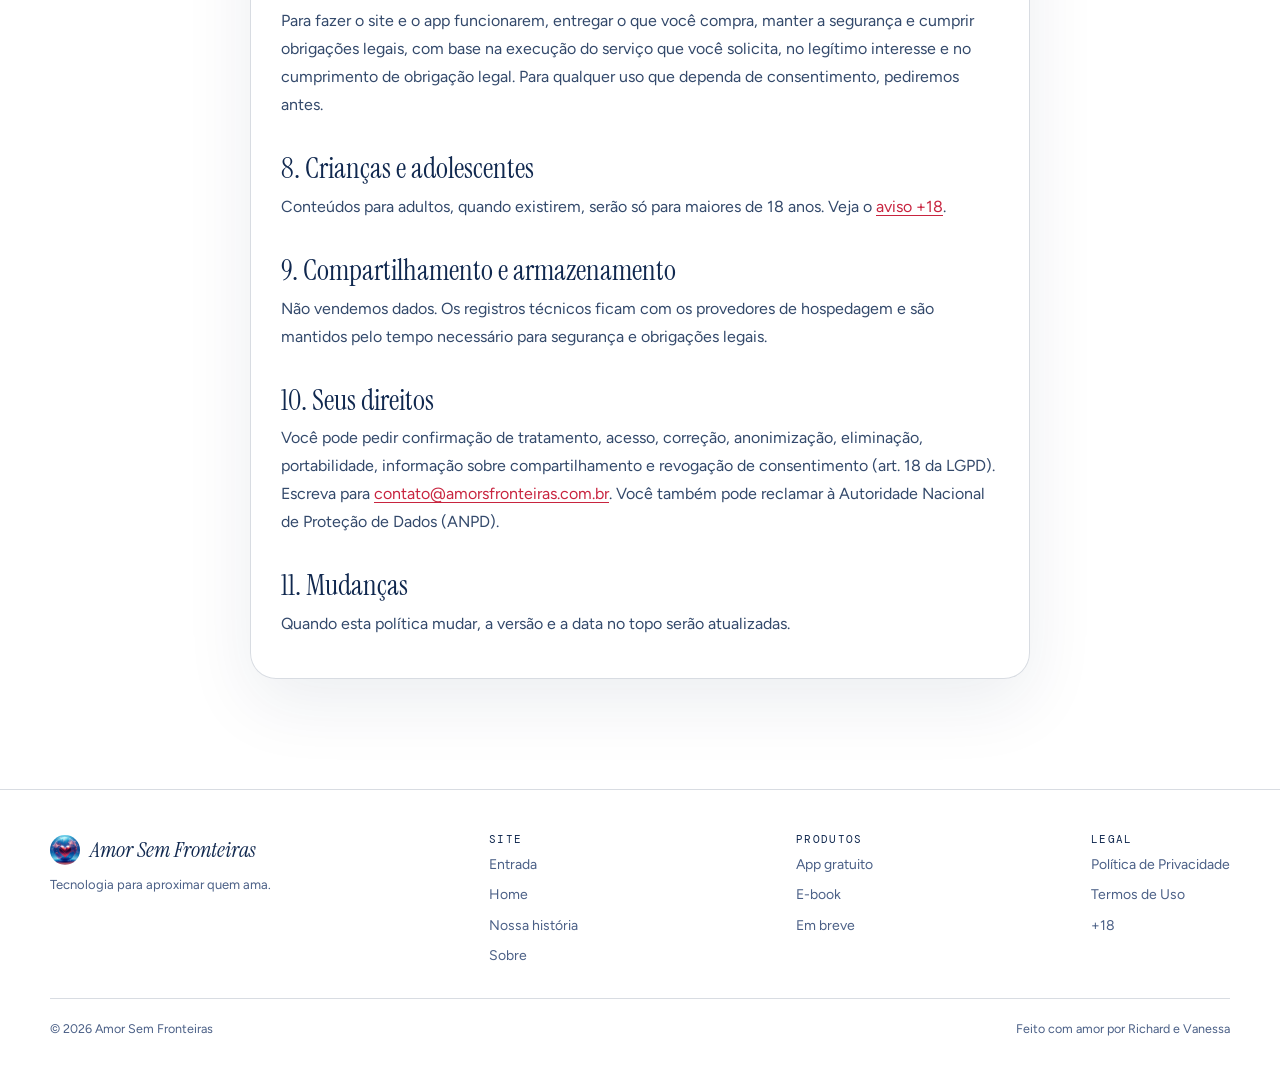
<file: privacidade.html>
<!doctype html>
<html lang="pt-BR"><head><meta charset="utf-8"><meta name="viewport" content="width=device-width, initial-scale=1, viewport-fit=cover">
<meta name="theme-color" content="#e3effc"><title>Política de Privacidade | Amor Sem Fronteiras</title><meta name="description" content="Como o Amor Sem Fronteiras trata os seus dados.">
<link rel="canonical" href="https://amorsfronteiras.com.br/privacidade.html"><meta property="og:type" content="website"><meta property="og:locale" content="pt_BR"><meta property="og:site_name" content="Amor Sem Fronteiras">
<meta property="og:title" content="Política de Privacidade | Amor Sem Fronteiras"><meta property="og:description" content="Como o Amor Sem Fronteiras trata os seus dados."><meta property="og:url" content="https://amorsfronteiras.com.br/privacidade.html">
<meta property="og:image" content="https://amorsfronteiras.com.br/icons/og-image-1200.png"><meta property="og:image:width" content="1200"><meta property="og:image:height" content="630">
<meta name="twitter:card" content="summary_large_image"><meta name="twitter:image" content="https://amorsfronteiras.com.br/icons/og-image-1200.png">
<link rel="icon" type="image/png" href="icons/icon-192.png"><link rel="apple-touch-icon" href="icons/apple-touch-icon.png">
<link rel="preconnect" href="https://fonts.googleapis.com"><link rel="preconnect" href="https://fonts.gstatic.com" crossorigin>
<link rel="stylesheet" href="https://fonts.googleapis.com/css2?family=Instrument+Serif:ital@0;1&family=Figtree:wght@400;500;600;700&family=DM+Mono:wght@400;500&display=swap">
<link rel="stylesheet" href="site.css"><script>document.documentElement.classList.add("js")</script></head>
<body><a class="skip" href="#conteudo">Pular para o conteúdo</a><header class="site-header"><div class="container nav"><a href="home.html" class="brand" aria-label="Amor Sem Fronteiras, home"><img src="icons/icon-192.png" alt="" class="brand-logo" width="42" height="42"><span class="brand-name">Amor Sem Fronteiras</span></a><nav class="nav-links" id="menu" aria-label="Principal"><a href="index.html">Entrada</a><a href="home.html">Home</a><a href="historia.html">Nossa história</a><a href="ebook.html">E-book</a><a href="sobre.html">Sobre</a><a href="privacidade.html" aria-current="page">Privacidade</a><a href="termos.html">Termos</a></nav><a href="app/index.html" class="btn btn-primary btn-small">App grátis</a><button class="menu-btn" type="button" aria-expanded="false" aria-controls="menu">Menu</button></div></header><main id="conteudo"><section class="page-hero compact">
  <div class="container">
    <div class="eyebrow">Legal</div>
    <h1>Política de <em>Privacidade</em></h1>
    <p>Como o Amor Sem Fronteiras trata os seus dados, em linguagem simples.</p>
  </div>
</section>
<section class="section" style="padding-top:20px">
<div class="container">
<article class="doc">
<p class="meta">Versão 1.1 · atualizada em outubro de 2026</p>

<p>Esta política explica como o Amor Sem Fronteiras trata dados pessoais, conforme a Lei Geral de Proteção de Dados (LGPD, Lei 13.709/2018).</p>

<h2>1. Quem é o responsável</h2>
<p>Amor Sem Fronteiras, representado por Richard Rodrigues dos Reis. Contato sobre privacidade: <a href="mailto:contato@amorsfronteiras.com.br" style="color:var(--accent);text-decoration:underline;text-underline-offset:3px">contato@amorsfronteiras.com.br</a>.</p>

<h2>2. O que fica só no seu aparelho</h2>
<p>No app gratuito, o nome da pessoa amada, a sua assinatura e as frases que você guardar ficam armazenados <b>apenas no navegador do seu aparelho</b>. Não criamos conta, não pedimos e-mail ou telefone e esses dados não são enviados aos nossos servidores. Você apaga tudo a qualquer momento limpando os dados do navegador.</p>

<h2>3. O que o site pode registrar</h2>
<ul>
<li><b>Dados técnicos de acesso</b> (endereço IP, tipo de aparelho e navegador, páginas acessadas), registrados pela hospedagem do site para segurança e funcionamento.</li>
<li><b>Fontes do Google Fonts</b>: ao abrir as páginas, o seu navegador busca as fontes nos servidores do Google, que recebe o seu IP.</li>
<li><b>Anúncios e métricas</b>: hoje não usamos pixels de anúncio nem cookies de rastreamento. Se isso mudar, atualizaremos esta política e pediremos o seu consentimento antes de ativar.</li>
</ul>

<h2>4. Compra do e-book</h2>
<p>O e-book é vendido por meio de uma plataforma de pagamento externa (<a href="https://www.amazon.com.br" target="_blank" rel="noopener">https://www.amazon.com.br</a>). Nome, e-mail e dados de pagamento são coletados e tratados por essa plataforma, conforme a política dela. O Amor Sem Fronteiras recebe apenas as informações necessárias para confirmar a compra e entregar o produto.</p>

<h2>5. Envio pelo WhatsApp</h2>
<p>Ao tocar no botão WhatsApp, o aplicativo abre com a frase pronta. A mensagem só é enviada se você escolher o contato e confirmar. A partir daí, o tratamento dos dados é do WhatsApp, conforme a política dele.</p>

<h2>6. Google Play</h2>
<p>Quando o app estiver disponível na Google Play, o download é regido também pelas regras e pela política de privacidade do Google. Atualizaremos esta página com os dados que o aplicativo passar a tratar.</p>

<h2>7. Para que usamos os dados e em que base legal</h2>
<p>Para fazer o site e o app funcionarem, entregar o que você compra, manter a segurança e cumprir obrigações legais, com base na execução do serviço que você solicita, no legítimo interesse e no cumprimento de obrigação legal. Para qualquer uso que dependa de consentimento, pediremos antes.</p>

<h2>8. Crianças e adolescentes</h2>
<p>Conteúdos para adultos, quando existirem, serão só para maiores de 18 anos. Veja o <a href="mais-de-18.html">aviso +18</a>.</p>

<h2>9. Compartilhamento e armazenamento</h2>
<p>Não vendemos dados. Os registros técnicos ficam com os provedores de hospedagem e são mantidos pelo tempo necessário para segurança e obrigações legais.</p>

<h2>10. Seus direitos</h2>
<p>Você pode pedir confirmação de tratamento, acesso, correção, anonimização, eliminação, portabilidade, informação sobre compartilhamento e revogação de consentimento (art. 18 da LGPD). Escreva para <a href="mailto:contato@amorsfronteiras.com.br" style="color:var(--accent);text-decoration:underline;text-underline-offset:3px">contato@amorsfronteiras.com.br</a>. Você também pode reclamar à Autoridade Nacional de Proteção de Dados (ANPD).</p>

<h2>11. Mudanças</h2>
<p>Quando esta política mudar, a versão e a data no topo serão atualizadas.</p>
</article>
</div>
</section>
</main><footer class="site-footer"><div class="container"><div class="footer-grid">
<div><div class="footer-brand"><img src="icons/icon-192.png" alt="" class="footer-logo" width="30" height="30" loading="lazy"><span>Amor Sem Fronteiras</span></div><p class="footer-tag">Tecnologia para aproximar quem ama.</p></div>
<div class="footer-col"><b>Site</b><a href="index.html">Entrada</a><a href="home.html">Home</a><a href="historia.html">Nossa história</a><a href="sobre.html">Sobre</a></div>
<div class="footer-col"><b>Produtos</b><a href="app/index.html">App gratuito</a><a href="ebook.html">E-book</a><a href="home.html#em-breve">Em breve</a></div>
<div class="footer-col"><b>Legal</b><a href="privacidade.html">Política de Privacidade</a><a href="termos.html">Termos de Uso</a><a href="mais-de-18.html">+18</a></div>
</div><div class="footer-end"><span>© <span data-year>2026</span> Amor Sem Fronteiras</span><span>Feito com amor por Richard e Vanessa</span></div></div></footer>
<script src="site-config.js"></script><script src="site.js"></script></body></html>
</file>
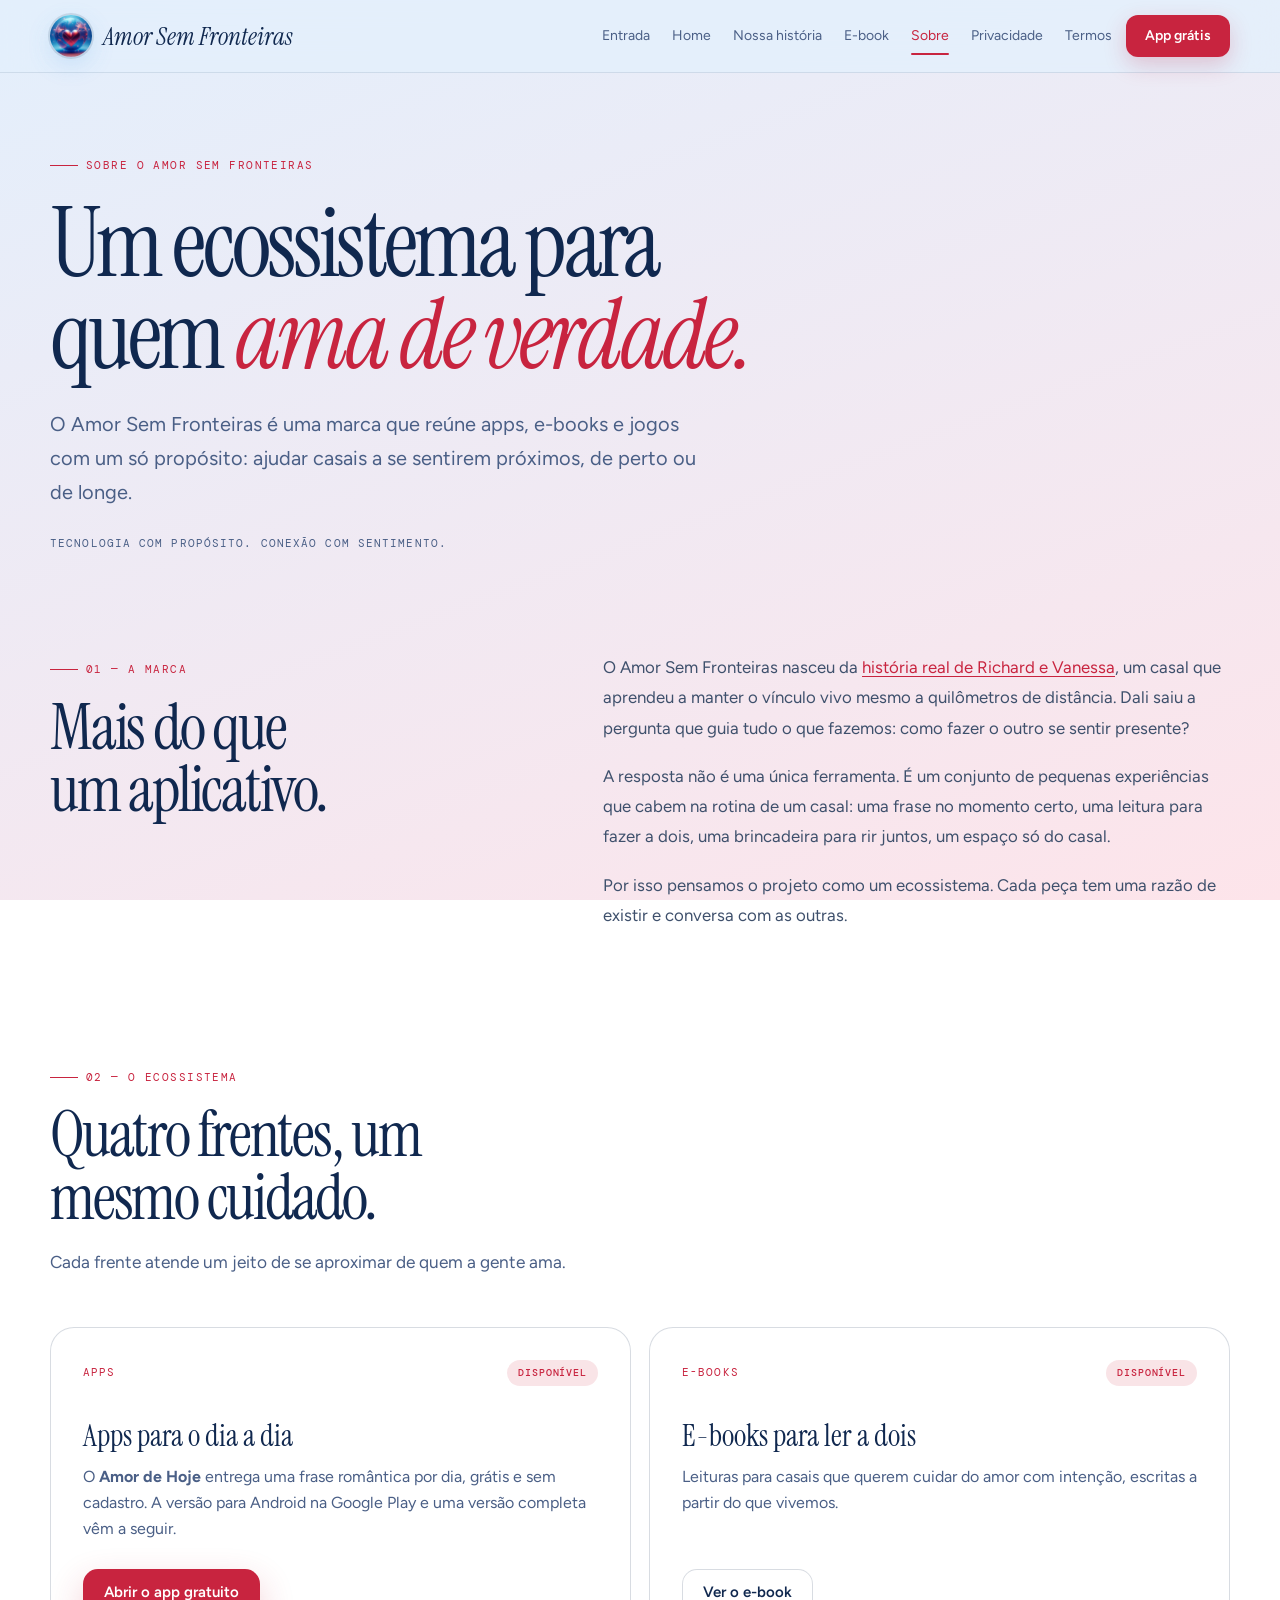
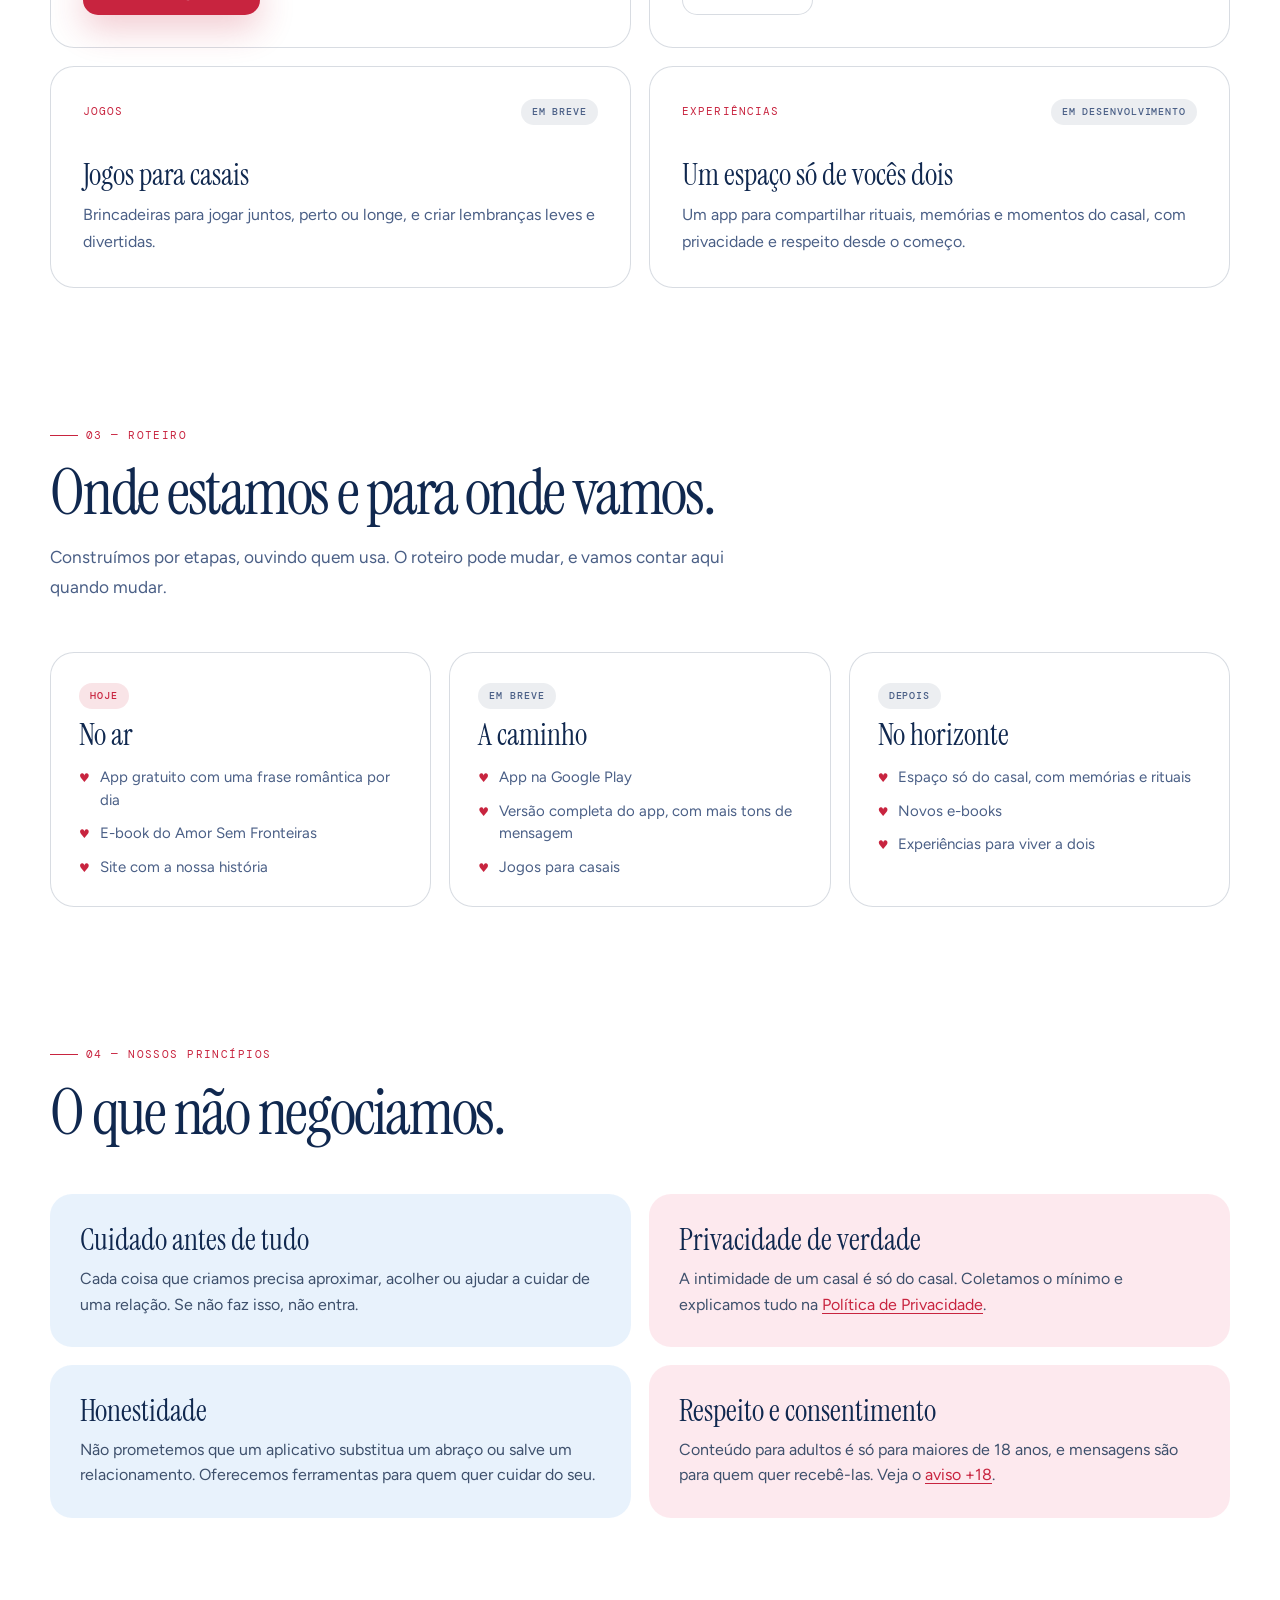
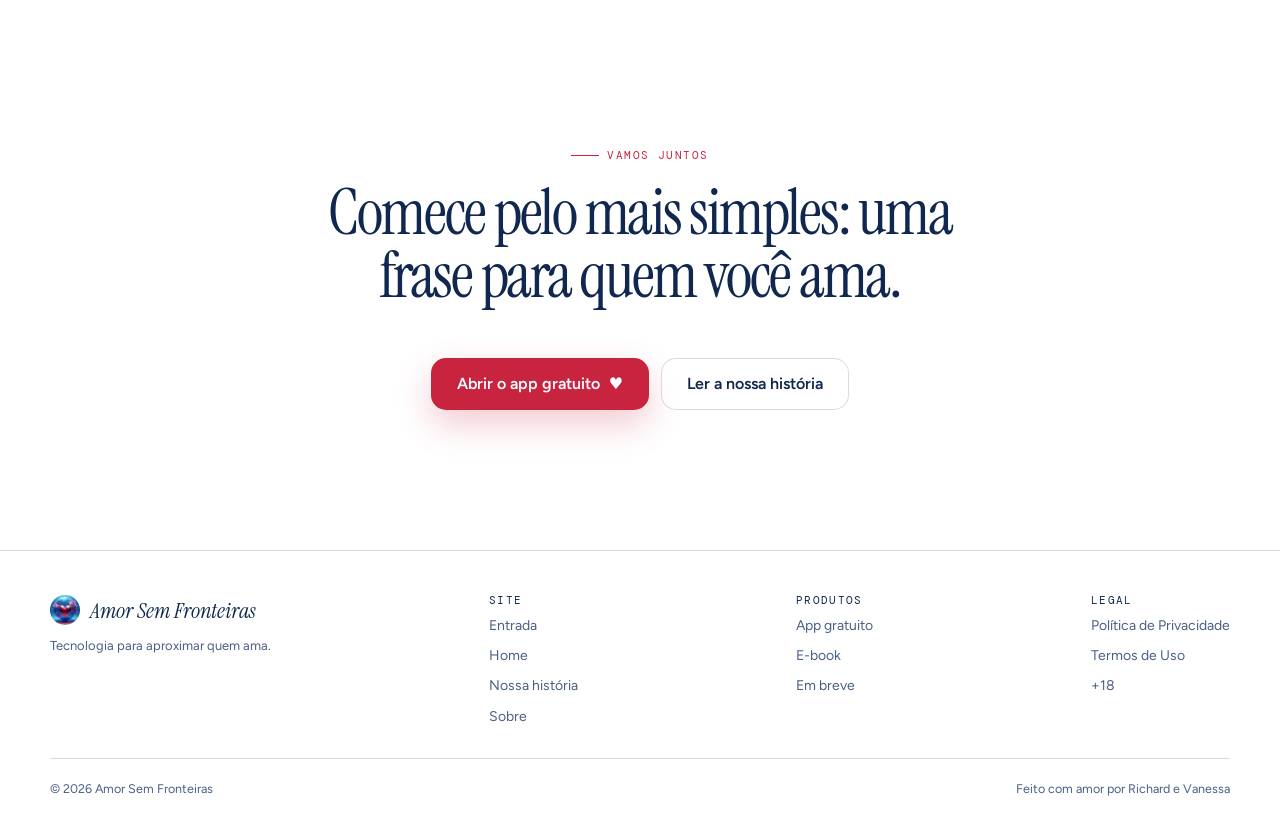
<file: sobre.html>
<!doctype html>
<html lang="pt-BR"><head><meta charset="utf-8"><meta name="viewport" content="width=device-width, initial-scale=1, viewport-fit=cover">
<meta name="theme-color" content="#e3effc"><title>Sobre o projeto | Amor Sem Fronteiras</title><meta name="description" content="O ecossistema Amor Sem Fronteiras: apps, e-books e jogos para aproximar quem ama.">
<link rel="canonical" href="https://amorsfronteiras.com.br/sobre.html"><meta property="og:type" content="website"><meta property="og:locale" content="pt_BR"><meta property="og:site_name" content="Amor Sem Fronteiras">
<meta property="og:title" content="Sobre o projeto | Amor Sem Fronteiras"><meta property="og:description" content="O ecossistema Amor Sem Fronteiras: apps, e-books e jogos para aproximar quem ama."><meta property="og:url" content="https://amorsfronteiras.com.br/sobre.html">
<meta property="og:image" content="https://amorsfronteiras.com.br/icons/og-image-1200.png"><meta property="og:image:width" content="1200"><meta property="og:image:height" content="630">
<meta name="twitter:card" content="summary_large_image"><meta name="twitter:image" content="https://amorsfronteiras.com.br/icons/og-image-1200.png">
<link rel="icon" type="image/png" href="icons/icon-192.png"><link rel="apple-touch-icon" href="icons/apple-touch-icon.png">
<link rel="preconnect" href="https://fonts.googleapis.com"><link rel="preconnect" href="https://fonts.gstatic.com" crossorigin>
<link rel="stylesheet" href="https://fonts.googleapis.com/css2?family=Instrument+Serif:ital@0;1&family=Figtree:wght@400;500;600;700&family=DM+Mono:wght@400;500&display=swap">
<link rel="stylesheet" href="site.css"><script>document.documentElement.classList.add("js")</script></head>
<body><a class="skip" href="#conteudo">Pular para o conteúdo</a><header class="site-header"><div class="container nav"><a href="home.html" class="brand" aria-label="Amor Sem Fronteiras, home"><img src="icons/icon-192.png" alt="" class="brand-logo" width="42" height="42"><span class="brand-name">Amor Sem Fronteiras</span></a><nav class="nav-links" id="menu" aria-label="Principal"><a href="index.html">Entrada</a><a href="home.html">Home</a><a href="historia.html">Nossa história</a><a href="ebook.html">E-book</a><a href="sobre.html" aria-current="page">Sobre</a><a href="privacidade.html">Privacidade</a><a href="termos.html">Termos</a></nav><a href="app/index.html" class="btn btn-primary btn-small">App grátis</a><button class="menu-btn" type="button" aria-expanded="false" aria-controls="menu">Menu</button></div></header><main id="conteudo"><section class="page-hero">
  <div class="container">
    <div class="eyebrow">Sobre o Amor Sem Fronteiras</div>
    <h1>Um ecossistema para quem <em>ama de verdade.</em></h1>
    <p>O Amor Sem Fronteiras é uma marca que reúne apps, e-books e jogos com um só propósito: ajudar casais a se sentirem próximos, de perto ou de longe.</p>
    <div class="sub">Tecnologia com propósito. Conexão com sentimento.</div>
  </div>
</section>

<section class="section" style="padding-top:30px" id="marca">
  <div class="container split">
    <div class="reveal">
      <div class="eyebrow">01 — A marca</div>
      <h2 class="section-title">Mais do que um aplicativo.</h2>
    </div>
    <div class="prose reveal">
      <p>O Amor Sem Fronteiras nasceu da <a href="historia.html" style="color:var(--accent);text-decoration:underline;text-underline-offset:3px">história real de Richard e Vanessa</a>, um casal que aprendeu a manter o vínculo vivo mesmo a quilômetros de distância. Dali saiu a pergunta que guia tudo o que fazemos: como fazer o outro se sentir presente?</p>
      <p>A resposta não é uma única ferramenta. É um conjunto de pequenas experiências que cabem na rotina de um casal: uma frase no momento certo, uma leitura para fazer a dois, uma brincadeira para rir juntos, um espaço só do casal.</p>
      <p>Por isso pensamos o projeto como um ecossistema. Cada peça tem uma razão de existir e conversa com as outras.</p>
    </div>
  </div>
</section>

<section class="section" id="ecossistema" style="padding-top:20px">
  <div class="container">
    <div class="section-header reveal">
      <div class="eyebrow">02 — O ecossistema</div>
      <h2 class="section-title">Quatro frentes, um mesmo cuidado.</h2>
      <p class="lead">Cada frente atende um jeito de se aproximar de quem a gente ama.</p>
    </div>
    <div class="cards two">
      <article class="card reveal">
        <div class="card-top"><span class="card-number">APPS</span><span class="badge on">Disponível</span></div>
        <h3>Apps para o dia a dia</h3>
        <p>O <b>Amor de Hoje</b> entrega uma frase romântica por dia, grátis e sem cadastro. A versão para Android na Google Play e uma versão completa vêm a seguir.</p>
        <div class="btn-row"><a href="app/index.html" class="btn btn-primary">Abrir o app gratuito</a></div>
      </article>
      <article class="card reveal">
        <div class="card-top"><span class="card-number">E-BOOKS</span><span class="badge on">Disponível</span></div>
        <h3>E-books para ler a dois</h3>
        <p>Leituras para casais que querem cuidar do amor com intenção, escritas a partir do que vivemos.</p>
        <div class="btn-row"><a href="ebook.html" class="btn btn-secondary">Ver o e-book</a></div>
      </article>
      <article class="card reveal">
        <div class="card-top"><span class="card-number">JOGOS</span><span class="badge">Em breve</span></div>
        <h3>Jogos para casais</h3>
        <p>Brincadeiras para jogar juntos, perto ou longe, e criar lembranças leves e divertidas.</p>
      </article>
      <article class="card reveal">
        <div class="card-top"><span class="card-number">EXPERIÊNCIAS</span><span class="badge">Em desenvolvimento</span></div>
        <h3>Um espaço só de vocês dois</h3>
        <p>Um app para compartilhar rituais, memórias e momentos do casal, com privacidade e respeito desde o começo.</p>
      </article>
    </div>
  </div>
</section>

<section class="section" id="roteiro" style="padding-top:20px">
  <div class="container">
    <div class="section-header reveal">
      <div class="eyebrow">03 — Roteiro</div>
      <h2 class="section-title">Onde estamos e para onde vamos.</h2>
      <p class="lead">Construímos por etapas, ouvindo quem usa. O roteiro pode mudar, e vamos contar aqui quando mudar.</p>
    </div>
    <div class="road reveal">
      <div class="road-col"><span class="badge on">Hoje</span><h3>No ar</h3><ul><li>App gratuito com uma frase romântica por dia</li><li>E-book do Amor Sem Fronteiras</li><li>Site com a nossa história</li></ul></div>
      <div class="road-col"><span class="badge">Em breve</span><h3>A caminho</h3><ul><li>App na Google Play</li><li>Versão completa do app, com mais tons de mensagem</li><li>Jogos para casais</li></ul></div>
      <div class="road-col"><span class="badge">Depois</span><h3>No horizonte</h3><ul><li>Espaço só do casal, com memórias e rituais</li><li>Novos e-books</li><li>Experiências para viver a dois</li></ul></div>
    </div>
  </div>
</section>

<section class="section" id="principios" style="padding-top:20px">
  <div class="container">
    <div class="section-header reveal">
      <div class="eyebrow">04 — Nossos princípios</div>
      <h2 class="section-title">O que não negociamos.</h2>
    </div>
    <div class="principles reveal">
      <div class="principle"><h3>Cuidado antes de tudo</h3><p>Cada coisa que criamos precisa aproximar, acolher ou ajudar a cuidar de uma relação. Se não faz isso, não entra.</p></div>
      <div class="principle"><h3>Privacidade de verdade</h3><p>A intimidade de um casal é só do casal. Coletamos o mínimo e explicamos tudo na <a href="privacidade.html" style="color:var(--accent);text-decoration:underline;text-underline-offset:3px">Política de Privacidade</a>.</p></div>
      <div class="principle"><h3>Honestidade</h3><p>Não prometemos que um aplicativo substitua um abraço ou salve um relacionamento. Oferecemos ferramentas para quem quer cuidar do seu.</p></div>
      <div class="principle"><h3>Respeito e consentimento</h3><p>Conteúdo para adultos é só para maiores de 18 anos, e mensagens são para quem quer recebê-las. Veja o <a href="mais-de-18.html" style="color:var(--accent);text-decoration:underline;text-underline-offset:3px">aviso +18</a>.</p></div>
    </div>
  </div>
</section>

<section class="section final">
  <div class="container">
    <div class="section-header reveal">
      <div class="eyebrow center">Vamos juntos</div>
      <h2 class="section-title">Comece pelo mais simples: uma frase para quem você ama.</h2>
    </div>
    <div class="reveal btn-row center">
      <a href="app/index.html" class="btn btn-primary">Abrir o app gratuito <span aria-hidden="true">♥</span></a>
      <a href="historia.html" class="btn btn-secondary">Ler a nossa história</a>
    </div>
  </div>
</section>
</main><footer class="site-footer"><div class="container"><div class="footer-grid">
<div><div class="footer-brand"><img src="icons/icon-192.png" alt="" class="footer-logo" width="30" height="30" loading="lazy"><span>Amor Sem Fronteiras</span></div><p class="footer-tag">Tecnologia para aproximar quem ama.</p></div>
<div class="footer-col"><b>Site</b><a href="index.html">Entrada</a><a href="home.html">Home</a><a href="historia.html">Nossa história</a><a href="sobre.html">Sobre</a></div>
<div class="footer-col"><b>Produtos</b><a href="app/index.html">App gratuito</a><a href="ebook.html">E-book</a><a href="home.html#em-breve">Em breve</a></div>
<div class="footer-col"><b>Legal</b><a href="privacidade.html">Política de Privacidade</a><a href="termos.html">Termos de Uso</a><a href="mais-de-18.html">+18</a></div>
</div><div class="footer-end"><span>© <span data-year>2026</span> Amor Sem Fronteiras</span><span>Feito com amor por Richard e Vanessa</span></div></div></footer>
<script src="site-config.js"></script><script src="site.js"></script></body></html>
</file>
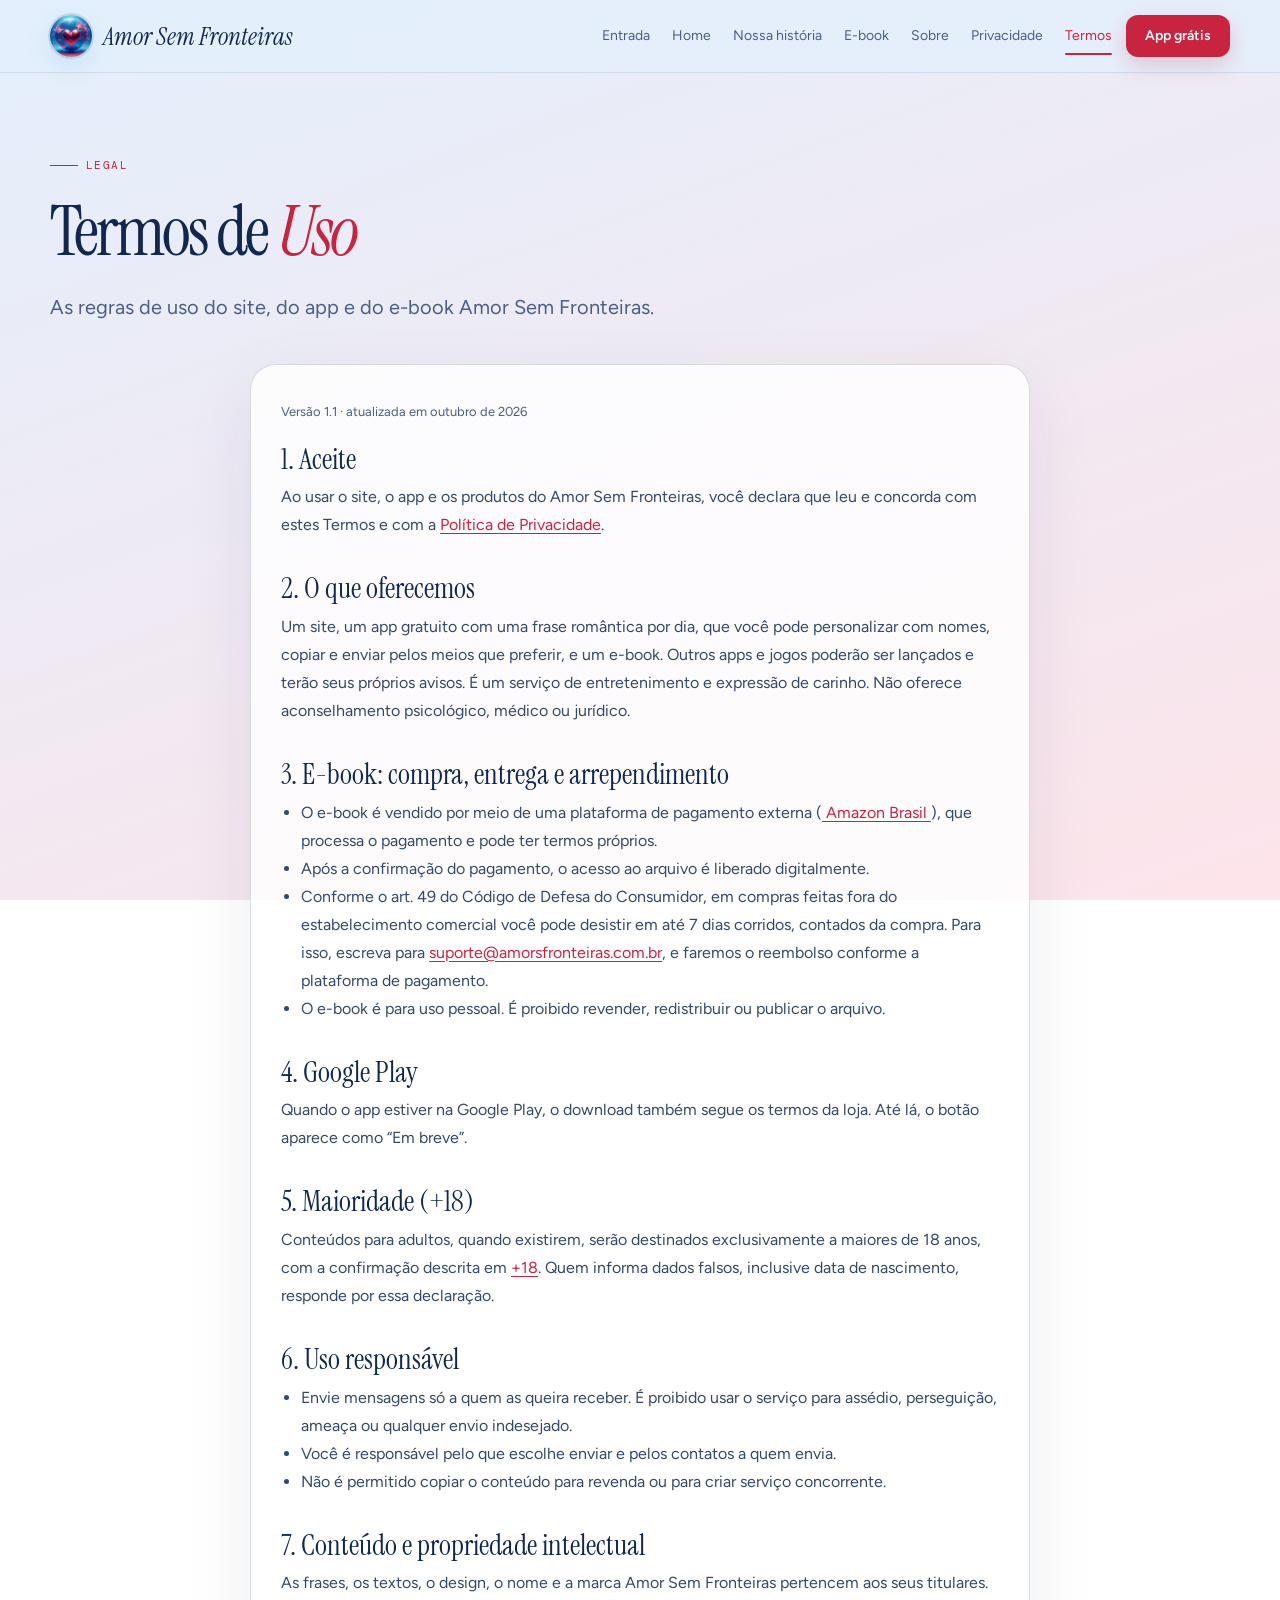
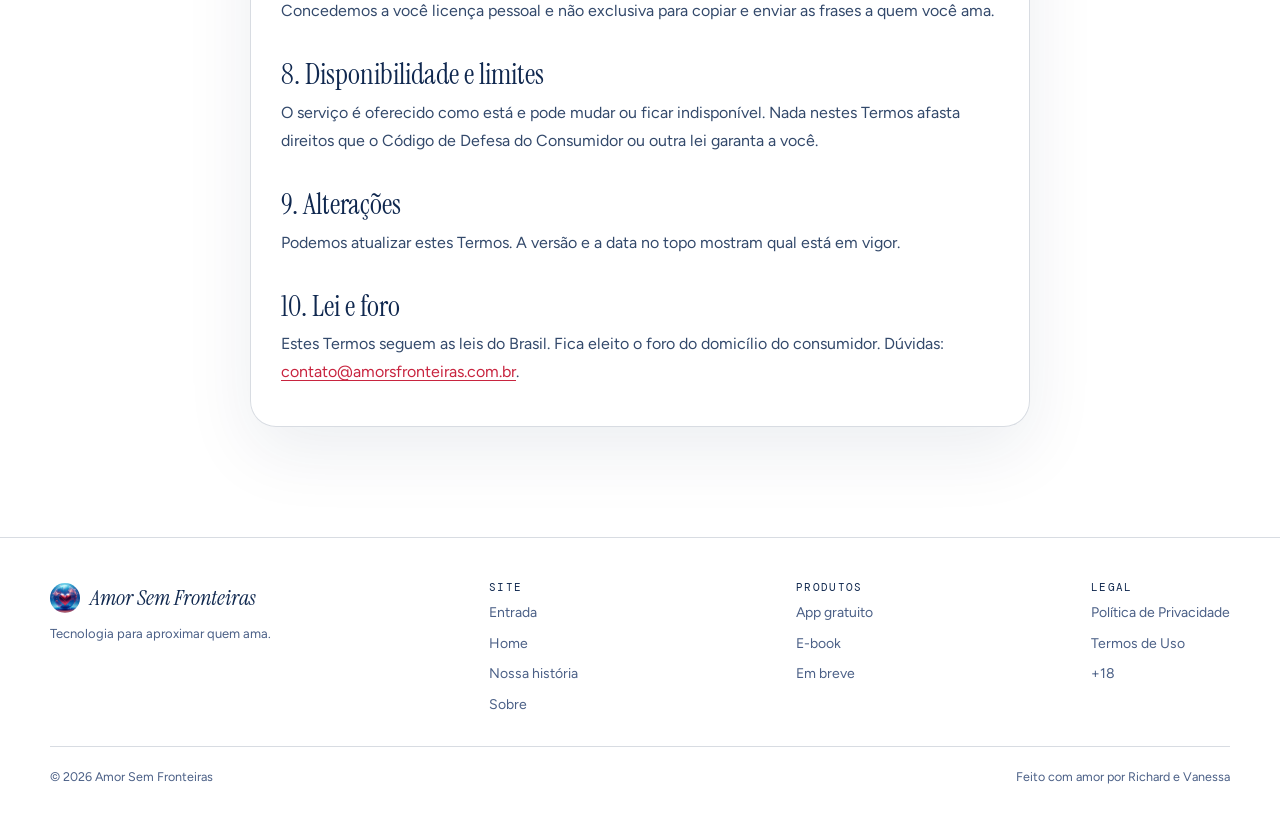
<file: termos.html>
<!doctype html>
<html lang="pt-BR"><head><meta charset="utf-8"><meta name="viewport" content="width=device-width, initial-scale=1, viewport-fit=cover">
<meta name="theme-color" content="#e3effc"><title>Termos de Uso | Amor Sem Fronteiras</title><meta name="description" content="Regras de uso do site, do app e do e-book Amor Sem Fronteiras.">
<link rel="canonical" href="https://amorsfronteiras.com.br/termos.html"><meta property="og:type" content="website"><meta property="og:locale" content="pt_BR"><meta property="og:site_name" content="Amor Sem Fronteiras">
<meta property="og:title" content="Termos de Uso | Amor Sem Fronteiras"><meta property="og:description" content="Regras de uso do site, do app e do e-book Amor Sem Fronteiras."><meta property="og:url" content="https://amorsfronteiras.com.br/termos.html">
<meta property="og:image" content="https://amorsfronteiras.com.br/icons/og-image-1200.png"><meta property="og:image:width" content="1200"><meta property="og:image:height" content="630">
<meta name="twitter:card" content="summary_large_image"><meta name="twitter:image" content="https://amorsfronteiras.com.br/icons/og-image-1200.png">
<link rel="icon" type="image/png" href="icons/icon-192.png"><link rel="apple-touch-icon" href="icons/apple-touch-icon.png">
<link rel="preconnect" href="https://fonts.googleapis.com"><link rel="preconnect" href="https://fonts.gstatic.com" crossorigin>
<link rel="stylesheet" href="https://fonts.googleapis.com/css2?family=Instrument+Serif:ital@0;1&family=Figtree:wght@400;500;600;700&family=DM+Mono:wght@400;500&display=swap">
<link rel="stylesheet" href="site.css"><script>document.documentElement.classList.add("js")</script></head>
<body><a class="skip" href="#conteudo">Pular para o conteúdo</a><header class="site-header"><div class="container nav"><a href="home.html" class="brand" aria-label="Amor Sem Fronteiras, home"><img src="icons/icon-192.png" alt="" class="brand-logo" width="42" height="42"><span class="brand-name">Amor Sem Fronteiras</span></a><nav class="nav-links" id="menu" aria-label="Principal"><a href="index.html">Entrada</a><a href="home.html">Home</a><a href="historia.html">Nossa história</a><a href="ebook.html">E-book</a><a href="sobre.html">Sobre</a><a href="privacidade.html">Privacidade</a><a href="termos.html" aria-current="page">Termos</a></nav><a href="app/index.html" class="btn btn-primary btn-small">App grátis</a><button class="menu-btn" type="button" aria-expanded="false" aria-controls="menu">Menu</button></div></header><main id="conteudo"><section class="page-hero compact">
  <div class="container">
    <div class="eyebrow">Legal</div>
    <h1>Termos de <em>Uso</em></h1>
    <p>As regras de uso do site, do app e do e-book Amor Sem Fronteiras.</p>
  </div>
</section>
<section class="section" style="padding-top:20px">
<div class="container">
<article class="doc">
<p class="meta">Versão 1.1 · atualizada em outubro de 2026</p>

<h2>1. Aceite</h2>
<p>Ao usar o site, o app e os produtos do Amor Sem Fronteiras, você declara que leu e concorda com estes Termos e com a <a href="privacidade.html">Política de Privacidade</a>.</p>

<h2>2. O que oferecemos</h2>
<p>Um site, um app gratuito com uma frase romântica por dia, que você pode personalizar com nomes, copiar e enviar pelos meios que preferir, e um e-book. Outros apps e jogos poderão ser lançados e terão seus próprios avisos. É um serviço de entretenimento e expressão de carinho. Não oferece aconselhamento psicológico, médico ou jurídico.</p>

<h2>3. E-book: compra, entrega e arrependimento</h2>
<ul>
<li>O e-book é vendido por meio de uma plataforma de pagamento externa (<a href="https://www.amazon.com.br" target="_blank"> Amazon Brasil </a>), que processa o pagamento e pode ter termos próprios.</li>
<li>Após a confirmação do pagamento, o acesso ao arquivo é liberado digitalmente.</li>
<li>Conforme o art. 49 do Código de Defesa do Consumidor, em compras feitas fora do estabelecimento comercial você pode desistir em até 7 dias corridos, contados da compra. Para isso, escreva para <a href="mailto:suporte@amorsfronteiras.com.br">suporte@amorsfronteiras.com.br</a>, e faremos o reembolso conforme a plataforma de pagamento.</li>
<li>O e-book é para uso pessoal. É proibido revender, redistribuir ou publicar o arquivo.</li>
</ul>

<h2>4. Google Play</h2>
<p>Quando o app estiver na Google Play, o download também segue os termos da loja. Até lá, o botão aparece como “Em breve”.</p>

<h2>5. Maioridade (+18)</h2>
<p>Conteúdos para adultos, quando existirem, serão destinados exclusivamente a maiores de 18 anos, com a confirmação descrita em <a href="mais-de-18.html">+18</a>. Quem informa dados falsos, inclusive data de nascimento, responde por essa declaração.</p>

<h2>6. Uso responsável</h2>
<ul>
<li>Envie mensagens só a quem as queira receber. É proibido usar o serviço para assédio, perseguição, ameaça ou qualquer envio indesejado.</li>
<li>Você é responsável pelo que escolhe enviar e pelos contatos a quem envia.</li>
<li>Não é permitido copiar o conteúdo para revenda ou para criar serviço concorrente.</li>
</ul>

<h2>7. Conteúdo e propriedade intelectual</h2>
<p>As frases, os textos, o design, o nome e a marca Amor Sem Fronteiras pertencem aos seus titulares. Concedemos a você licença pessoal e não exclusiva para copiar e enviar as frases a quem você ama.</p>

<h2>8. Disponibilidade e limites</h2>
<p>O serviço é oferecido como está e pode mudar ou ficar indisponível. Nada nestes Termos afasta direitos que o Código de Defesa do Consumidor ou outra lei garanta a você.</p>

<h2>9. Alterações</h2>
<p>Podemos atualizar estes Termos. A versão e a data no topo mostram qual está em vigor.</p>

<h2>10. Lei e foro</h2>
<p>Estes Termos seguem as leis do Brasil. Fica eleito o foro do domicílio do consumidor. Dúvidas: <a href="mailto:contato@amorsfronteiras.com.br">contato@amorsfronteiras.com.br</a>.</p>
</article>
</div>
</section>
</main><footer class="site-footer"><div class="container"><div class="footer-grid">
<div><div class="footer-brand"><img src="icons/icon-192.png" alt="" class="footer-logo" width="30" height="30" loading="lazy"><span>Amor Sem Fronteiras</span></div><p class="footer-tag">Tecnologia para aproximar quem ama.</p></div>
<div class="footer-col"><b>Site</b><a href="index.html">Entrada</a><a href="home.html">Home</a><a href="historia.html">Nossa história</a><a href="sobre.html">Sobre</a></div>
<div class="footer-col"><b>Produtos</b><a href="app/index.html">App gratuito</a><a href="ebook.html">E-book</a><a href="home.html#em-breve">Em breve</a></div>
<div class="footer-col"><b>Legal</b><a href="privacidade.html">Política de Privacidade</a><a href="termos.html">Termos de Uso</a><a href="mais-de-18.html">+18</a></div>
</div><div class="footer-end"><span>© <span data-year>2026</span> Amor Sem Fronteiras</span><span>Feito com amor por Richard e Vanessa</span></div></div></footer>
<script src="site-config.js"></script><script src="site.js"></script></body></html>
</file>
<file: site.css>
/* ============================================================
   AMOR SEM FRONTEIRAS - identidade visual única do site
   Cores: azul-gelo #e3effc, rosa-pálido #fde4ea, azul-noite #10284f, vermelho-coração #c8243f
   Fontes: Instrument Serif (títulos), Figtree (texto), DM Mono (detalhes)
   ============================================================ */
:root{
  --bg1:#e3effc; --bg2:#fde4ea; --ink:#10284f; --muted:#4a5f86; --accent:#c8243f; --accent-dark:#a91e36;
  --surface:rgba(255,255,255,.66); --line:rgba(16,40,79,.16); --glow:rgba(60,150,230,.45);
  --display:"Instrument Serif","Iowan Old Style",Georgia,serif;
  --body:"Figtree",system-ui,-apple-system,"Segoe UI",sans-serif;
  --mono:"DM Mono",ui-monospace,SFMono-Regular,Menlo,monospace;
  --max:1180px; --header-h:72px; --safe-top:env(safe-area-inset-top,0px);
}
*{box-sizing:border-box;margin:0;padding:0}
html{scroll-behavior:smooth;-webkit-text-size-adjust:100%}
body{min-height:100vh;color:var(--ink);font-family:var(--body);line-height:1.6;background:linear-gradient(160deg,var(--bg1) 0%,var(--bg2) 100%);background-attachment:fixed;overflow-x:hidden}
img{display:block;max-width:100%;height:auto}
a{color:inherit;text-decoration:none}
button{font:inherit}
h1,h2,h3{text-wrap:balance;font-weight:400}
:focus-visible{outline:3px solid var(--accent);outline-offset:3px;border-radius:6px}
.container{width:min(calc(100% - 40px),var(--max));margin-inline:auto}
.section{padding-block:110px;scroll-margin-top:calc(var(--header-h) + var(--safe-top))}
.skip{position:absolute;left:-999px;top:8px;background:var(--ink);color:#fff;padding:10px 14px;border-radius:10px;z-index:300}
.skip:focus{left:8px}

/* ---------- cabeçalho (igual em todas as páginas) ---------- */
.site-header{position:fixed;inset:0 0 auto 0;z-index:200;padding-top:var(--safe-top);background:rgba(227,239,252,.82);-webkit-backdrop-filter:blur(18px);backdrop-filter:blur(18px);border-bottom:1px solid rgba(16,40,79,.10)}
.nav{height:var(--header-h);display:flex;align-items:center;gap:14px}
.brand{display:flex;align-items:center;gap:11px;min-width:0;margin-right:auto}
.brand-logo{width:42px;height:42px;flex:none;border-radius:50%;object-fit:cover;box-shadow:0 0 0 2px rgba(16,40,79,.12),0 8px 25px rgba(60,150,230,.18)}
.brand-name{font-family:var(--display);font-size:25px;font-style:italic;line-height:1;white-space:nowrap}
.nav-links{display:flex;align-items:center;gap:22px;color:var(--muted);font-size:14px}
.nav-links a{position:relative;padding:6px 0;transition:color .25s ease}
.nav-links a:hover,.nav-links a[aria-current="page"]{color:var(--accent)}
.nav-links a[aria-current="page"]:after{content:"";position:absolute;left:0;right:0;bottom:-2px;height:2px;border-radius:2px;background:var(--accent)}
.menu-btn{display:none;min-height:42px;padding:0 14px;border:1px solid var(--line);border-radius:12px;background:rgba(255,255,255,.55);color:var(--ink);font-size:14px;font-weight:600;cursor:pointer}

/* ---------- botões ---------- */
.btn{display:inline-flex;align-items:center;justify-content:center;gap:9px;min-height:52px;padding:0 25px;border-radius:15px;font-weight:600;text-align:center;border:1px solid transparent;cursor:pointer;transition:transform .25s ease,box-shadow .25s ease,background .25s ease,border-color .25s ease}
.btn-primary{color:#fff;background:var(--accent);box-shadow:0 14px 35px rgba(200,36,63,.24)}
.btn-primary:hover{background:var(--accent-dark);transform:translateY(-3px);box-shadow:0 18px 45px rgba(200,36,63,.32)}
.btn-secondary{border-color:var(--line);background:rgba(255,255,255,.5)}
.btn-secondary:hover{transform:translateY(-3px);border-color:rgba(200,36,63,.35)}
.btn-small{min-height:42px;padding:0 18px;border-radius:12px;font-size:14px;white-space:nowrap;box-shadow:0 8px 22px rgba(200,36,63,.22)}
.btn-play{gap:11px;padding:0 22px;text-align:left;line-height:1.1}
.btn-play small{display:block;font-size:10px;font-weight:500;letter-spacing:.08em;text-transform:uppercase;opacity:.8}
.btn-play b{font-size:15px;font-weight:700}
.btn[aria-disabled="true"]{cursor:default;opacity:.72}
.btn[aria-disabled="true"]:hover{transform:none;border-color:var(--line)}
.btn-play:not([aria-disabled="true"]){background:var(--ink);color:#fff;border-color:var(--ink)}
.btn-row{display:flex;flex-wrap:wrap;gap:12px}
.btn-row.center{justify-content:center}

/* ---------- tipografia de seção ---------- */
.eyebrow{display:inline-flex;align-items:center;gap:8px;margin-bottom:18px;color:var(--accent);font-family:var(--mono);font-size:11px;letter-spacing:.13em;text-transform:uppercase}
.eyebrow:before{content:"";width:28px;height:1px;background:var(--accent)}
.center .eyebrow,.eyebrow.center{justify-content:center}
.section-header{max-width:700px;margin-bottom:50px}
.section-header.center{margin-inline:auto;text-align:center}
.section-title{margin-bottom:18px;font-family:var(--display);font-size:clamp(2.6rem,5vw,4.6rem);line-height:.98;letter-spacing:-.035em}
.section-title em,.hero h1 em,.page-hero h1 em{color:var(--accent)}
.lead{color:var(--muted);font-size:1.08rem;line-height:1.7}

/* ---------- hero da home ---------- */
.hero{min-height:100vh;min-height:100svh;padding-top:calc(var(--header-h) + var(--safe-top));display:flex;align-items:center}
.hero-grid{display:grid;grid-template-columns:1.05fr .95fr;align-items:center;gap:80px;padding-block:80px}
.hero h1{max-width:720px;margin-bottom:28px;font-family:var(--display);font-size:clamp(3.8rem,8vw,7rem);line-height:.9;letter-spacing:-.045em}
.hero-description{max-width:590px;margin-bottom:34px;color:var(--muted);font-size:clamp(1.05rem,2vw,1.22rem);line-height:1.7}
.hero-art{position:relative;min-height:500px;display:flex;align-items:center;justify-content:center}
.hero-glow{position:absolute;width:390px;height:390px;border-radius:50%;background:radial-gradient(circle,rgba(60,150,230,.30),rgba(253,228,234,.15) 55%,transparent 72%);filter:blur(5px)}
.logo-orbit{position:relative;width:290px;height:290px;display:grid;place-items:center;border-radius:50%;border:1px solid rgba(16,40,79,.13);background:rgba(255,255,255,.28);box-shadow:0 35px 90px rgba(16,40,79,.12)}
.logo-orbit:before{content:"";position:absolute;inset:20px;border-radius:50%;border:1px dashed rgba(200,36,63,.24);animation:spin 28s linear infinite}
.hero-logo{position:relative;z-index:2;width:175px;height:175px;border-radius:50%;object-fit:cover;box-shadow:0 25px 60px rgba(16,40,79,.22)}
.floating-note{position:absolute;padding:15px 18px;border-radius:17px;background:rgba(255,255,255,.75);border:1px solid rgba(16,40,79,.12);box-shadow:0 18px 50px rgba(16,40,79,.12);-webkit-backdrop-filter:blur(15px);backdrop-filter:blur(15px);animation:float 5s ease-in-out infinite}
.floating-note strong{display:block;font-family:var(--display);font-size:22px;font-weight:400}
.floating-note span{color:var(--muted);font-size:12px}
.note-one{top:70px;right:0}.note-two{left:0;bottom:80px;animation-delay:-2.5s}
@keyframes spin{to{transform:rotate(360deg)}}
@keyframes float{0%,100%{transform:translateY(0)}50%{transform:translateY(-12px)}}

/* ---------- hero das páginas internas ---------- */
.page-hero{padding:calc(var(--header-h) + var(--safe-top) + 76px) 0 70px;position:relative}
.page-hero h1{max-width:860px;margin:6px 0 24px;font-family:var(--display);font-size:clamp(3rem,7.5vw,6.2rem);line-height:.96;letter-spacing:-.04em}
.page-hero p{max-width:660px;color:var(--muted);font-size:clamp(1.05rem,2vw,1.25rem);line-height:1.7}
.page-hero .sub{margin-top:26px;font-family:var(--mono);font-size:11px;letter-spacing:.1em;text-transform:uppercase;color:var(--muted)}

/* ---------- cartões ---------- */
.cards{display:grid;grid-template-columns:repeat(3,1fr);gap:18px}
.cards.two{grid-template-columns:repeat(2,1fr)}
.card{display:flex;flex-direction:column;padding:32px;border-radius:24px;background:var(--surface);border:1px solid var(--line);transition:transform .25s ease,box-shadow .25s ease}
.card:hover{transform:translateY(-6px);box-shadow:0 25px 60px rgba(16,40,79,.10)}
.card-top{display:flex;align-items:center;justify-content:space-between;gap:10px;margin-bottom:34px}
.card-number{color:var(--accent);font-family:var(--mono);font-size:11px;letter-spacing:.1em}
.badge{display:inline-flex;align-items:center;min-height:26px;padding:0 11px;border-radius:999px;font-family:var(--mono);font-size:10px;letter-spacing:.09em;text-transform:uppercase;font-weight:500;background:rgba(16,40,79,.08);color:var(--muted)}
.badge.on{background:rgba(200,36,63,.12);color:var(--accent)}
.card-icon{width:50px;height:50px;display:grid;place-items:center;margin-bottom:20px;border-radius:50%;background:rgba(200,36,63,.08);color:var(--accent);font-size:20px}
.card h3{margin-bottom:12px;font-family:var(--display);font-size:30px;line-height:1.05}
.card p{color:var(--muted);line-height:1.65}
.card .btn-row{margin-top:auto;padding-top:26px}
.card .btn{min-height:46px;padding:0 20px;font-size:15px}

/* ---------- manifesto / citação ---------- */
.manifesto{position:relative;overflow:hidden;padding:80px 60px;border-radius:32px;background:rgba(255,255,255,.46);border:1px solid rgba(16,40,79,.12);box-shadow:0 30px 90px rgba(16,40,79,.08)}
.manifesto:after{content:"∞";position:absolute;right:15px;bottom:-80px;font-family:var(--display);font-size:270px;line-height:1;color:rgba(200,36,63,.045)}
.manifesto-text{position:relative;z-index:2;max-width:900px;font-family:var(--display);font-style:italic;font-size:clamp(2.2rem,5vw,4.6rem);line-height:1.05}
.manifesto-text span{color:var(--accent)}
.quote{margin:0;padding:28px;border-left:3px solid var(--accent);background:rgba(255,246,248,.85);border-radius:0 18px 18px 0;font:italic clamp(25px,3vw,34px)/1.2 var(--display)}
.quote cite{display:block;margin-top:16px;color:var(--muted);font:10px var(--mono);font-style:normal;letter-spacing:.1em;text-transform:uppercase}

/* ---------- duas colunas ---------- */
.split{display:grid;grid-template-columns:.85fr 1.15fr;gap:clamp(30px,7vw,90px);align-items:start}
.prose p{color:#3e506c;font-size:1.05rem;line-height:1.8}
.prose p+p{margin-top:18px}
.vision-quote{font-family:var(--display);font-style:italic;font-size:clamp(2.2rem,4vw,3.8rem);line-height:1.02;color:var(--accent)}

/* ---------- demonstração (celular) ---------- */
.experience{position:relative;overflow:hidden;padding:70px;border-radius:35px;background:linear-gradient(135deg,rgba(227,239,252,.92),rgba(253,228,234,.92));border:1px solid rgba(16,40,79,.12);box-shadow:0 30px 100px rgba(16,40,79,.10)}
.experience-grid{display:grid;grid-template-columns:1fr .75fr;align-items:center;gap:70px}
.experience h2{margin-bottom:22px;font-family:var(--display);font-size:clamp(2.8rem,5vw,5rem);line-height:.96}
.experience h2 span{color:var(--accent)}
.experience p.lead{max-width:600px;margin-bottom:26px}
.features{display:grid;gap:12px;margin-bottom:30px;list-style:none}
.feature{display:flex;align-items:center;gap:10px;font-size:14px}
.feature-check{width:23px;height:23px;flex:none;display:grid;place-items:center;border-radius:50%;background:rgba(200,36,63,.10);color:var(--accent);font-size:12px}
.cta-note{margin-top:16px;max-width:520px;color:var(--muted);font-size:13px;line-height:1.6}
.phone-area{display:flex;justify-content:center}
.phone{width:265px;height:535px;padding:9px;border-radius:39px;background:#10284f;box-shadow:0 35px 70px rgba(16,40,79,.28)}
.phone-screen{width:100%;height:100%;padding:25px 22px;display:flex;flex-direction:column;align-items:center;justify-content:center;text-align:center;border-radius:31px;background:linear-gradient(165deg,#e3effc,#fde4ea)}
.phone-logo{width:82px;height:82px;margin-bottom:20px;border-radius:50%;object-fit:cover;box-shadow:0 15px 35px rgba(16,40,79,.16)}
.phone-kicker{margin-bottom:12px;color:var(--accent);font-family:var(--mono);font-size:9px;letter-spacing:.12em;text-transform:uppercase}
.phone-phrase{min-height:6.4em;display:flex;align-items:center;justify-content:center;font-family:var(--display);font-style:italic;font-size:24px;line-height:1.14;transition:opacity .45s ease}
.phone-phrase.troca{opacity:0}
.phone-line{width:30px;height:1px;margin:18px 0;background:var(--accent)}
.phone-send{display:inline-flex;align-items:center;justify-content:center;min-height:44px;padding:8px 16px;border-radius:14px;color:#fff;background:var(--accent);font-size:12px;font-weight:600;line-height:1.25;box-shadow:0 10px 24px rgba(200,36,63,.26);transition:transform .25s ease,background .25s ease}
.phone-send:hover{background:var(--accent-dark);transform:translateY(-2px)}
.phone-small{margin-top:14px;color:var(--muted);font-size:11px}

/* ---------- linha do tempo e foto (Nossa história) ---------- */
.foto{margin:0 0 38px}
.foto-moldura{position:relative;aspect-ratio:4/3;overflow:hidden;border-radius:22px;background:linear-gradient(135deg,var(--bg1),var(--bg2));border:1px solid var(--line);box-shadow:0 26px 70px rgba(16,40,79,.12)}
.foto-moldura img{width:100%;height:100%;object-fit:cover}
.foto.sem-foto .foto-moldura img{display:none}
.foto-vazia{display:none;position:absolute;inset:0;place-items:center;align-content:center;gap:6px;text-align:center;color:var(--muted);font:12px var(--mono);letter-spacing:.1em;text-transform:uppercase}
.foto-vazia b{font:74px/1 var(--display);color:rgba(200,36,63,.5)}
.foto.sem-foto .foto-vazia{display:grid}
.foto figcaption{margin-top:12px;color:var(--muted);font-size:14px}
.linha{position:relative;list-style:none}
.linha:before{content:"";position:absolute;left:7px;top:8px;bottom:8px;width:2px;background:linear-gradient(var(--accent),rgba(200,36,63,.15))}
.linha li{position:relative;padding:0 0 34px 38px}
.linha li:last-child{padding-bottom:0}
.linha li:before{content:"";position:absolute;left:0;top:6px;width:16px;height:16px;border-radius:50%;background:#fffdfd;border:3px solid var(--accent)}
.linha time{display:block;margin-bottom:4px;color:var(--accent);font:11px var(--mono);letter-spacing:.13em;text-transform:uppercase}
.linha h3{margin:0 0 6px;font:31px/1.08 var(--display)}
.linha p{color:#3e506c;max-width:640px}
.assinam{margin-top:26px;color:var(--accent);font:italic 30px var(--display)}

/* ---------- ecossistema (Sobre) ---------- */
.road{display:grid;grid-template-columns:repeat(3,1fr);gap:18px}
.road-col{padding:28px;border-radius:24px;border:1px solid var(--line);background:var(--surface)}
.road-col h3{font:30px/1.05 var(--display);margin:10px 0 16px}
.road-col ul{list-style:none;display:grid;gap:11px}
.road-col li{display:flex;gap:10px;color:var(--muted);font-size:15px;line-height:1.5}
.road-col li:before{content:"♥";color:var(--accent);font-size:12px;margin-top:3px}
.principles{display:grid;grid-template-columns:repeat(2,1fr);gap:18px}
.principle{padding:30px;border-radius:22px}
.principle:nth-child(odd){background:rgba(227,239,252,.8)}
.principle:nth-child(even){background:rgba(253,228,234,.8)}
.principle h3{font:30px/1.05 var(--display);margin-bottom:10px}
.principle p{color:#3e506c}

/* ---------- páginas de texto (Privacidade, Termos, +18) ---------- */
.doc{max-width:780px;margin:0 auto;padding:36px 30px 40px;background:rgba(255,255,255,.82);border:1px solid var(--line);border-radius:26px;box-shadow:0 24px 70px rgba(16,40,79,.08)}
.doc h2{font:400 1.8rem/1.1 var(--display);margin:34px 0 8px}
.doc h2:first-of-type{margin-top:10px}
.doc p,.doc li{color:#33496b;font-size:16px;line-height:1.75}
.doc ul{padding-left:20px;margin:6px 0}
.doc a{color:var(--accent);text-decoration:underline;text-underline-offset:3px}
.doc .meta{margin:0 0 20px;color:var(--muted);font-size:13px}
.aviso{margin:0 0 24px;padding:14px 16px;border-left:3px solid var(--accent);background:#fff6f8;border-radius:0 12px 12px 0;font-size:14px;color:#6b2433}
.aviso p{font-size:14px;color:#6b2433}

/* ---------- chamada final ---------- */
.final{padding-bottom:140px;text-align:center}
.final .section-header{margin-inline:auto}

/* ---------- rodapé (igual em todas as páginas) ---------- */
.site-footer{padding:42px 0 34px;border-top:1px solid var(--line);color:var(--muted);font-size:14px}
.footer-grid{display:flex;flex-wrap:wrap;gap:30px 60px;justify-content:space-between}
.footer-brand{display:flex;align-items:center;gap:10px;color:var(--ink);font-family:var(--display);font-style:italic;font-size:22px}
.footer-logo{width:30px;height:30px;border-radius:50%;object-fit:cover}
.footer-tag{margin-top:8px;max-width:320px;font-size:13px}
.footer-col{display:grid;gap:8px;align-content:start}
.footer-col b{font:11px var(--mono);letter-spacing:.12em;text-transform:uppercase;color:var(--ink)}
.footer-col a:hover{color:var(--accent)}
.footer-end{margin-top:30px;padding-top:20px;border-top:1px solid var(--line);font-size:12.5px;display:flex;flex-wrap:wrap;gap:8px 24px;justify-content:space-between}

/* ---------- entrada suave ---------- */
.js .reveal{opacity:0;transform:translateY(25px);transition:opacity .7s ease,transform .7s ease}
.js .reveal.visible{opacity:1;transform:none}

/* ---------- responsivo ---------- */
@media (max-width:1000px){
  .nav-links{gap:16px;font-size:13px}
  .brand-name{font-size:22px}
}
@media (max-width:1160px){
  .menu-btn{display:inline-flex;align-items:center}
  .js .nav-links{position:fixed;left:0;right:0;top:calc(var(--header-h) + var(--safe-top));display:none;flex-direction:column;align-items:stretch;gap:0;padding:8px 20px 18px;background:rgba(244,247,253,.97);border-bottom:1px solid var(--line);box-shadow:0 24px 50px rgba(16,40,79,.12);font-size:16px}
  .js .nav-links.open{display:flex}
  .js .nav-links a{padding:14px 4px;border-bottom:1px solid rgba(16,40,79,.08)}
  .js .nav-links a[aria-current="page"]:after{display:none}
  html:not(.js) .nav-links{flex-wrap:wrap;gap:6px 14px}
  html:not(.js) .nav{height:auto;padding:10px 0;flex-wrap:wrap}
}
@media (max-width:900px){
  .hero{min-height:auto}
  .hero-grid,.experience-grid,.split{grid-template-columns:1fr}
  .hero-grid{gap:40px}
  .hero-art{min-height:380px}
  .cards,.cards.two,.road,.principles{grid-template-columns:1fr}
  .experience{padding:50px 32px}
  .split{gap:34px}
}
@media (max-width:600px){
  :root{--header-h:66px}
  .container{width:min(calc(100% - 28px),var(--max))}
  .brand-name{font-size:20px}.brand-logo{width:36px;height:36px}
  .nav{gap:8px}
  .btn-small{padding:0 13px}
  .hero-grid{padding-block:60px 44px}
  .hero h1{font-size:clamp(3.4rem,17vw,5.4rem)}
  .btn-row .btn,.experience .btn{width:100%}
  .hero-art{min-height:340px}
  .logo-orbit{width:230px;height:230px}.hero-logo{width:140px;height:140px}.hero-glow{width:300px;height:300px}
  .note-one{top:30px}.note-two{bottom:30px}
  .section{padding-block:76px}
  .manifesto{padding:44px 26px}
  .experience{padding:36px 22px}
  .phone{width:235px;height:475px}.phone-phrase{font-size:22px}
  .doc{padding:26px 20px 30px}
  .footer-grid{flex-direction:column}
}
@media (max-width:520px){.brand-name{display:none}}
@media (prefers-reduced-motion:reduce){
  html{scroll-behavior:auto}
  .logo-orbit:before,.floating-note{animation:none}
  .js .reveal{opacity:1;transform:none;transition:none}
  .btn,.card{transition:none}
}

/* ---------- cabeçalho escuro (só na página de entrada) ---------- */
.site-header.dark{background:rgba(11,5,38,.72);border-bottom:1px solid rgba(255,255,255,.10)}
.site-header.dark .brand{color:#f3eefe}
.site-header.dark .nav-links{color:rgba(243,238,254,.78)}
.site-header.dark .nav-links a:hover,.site-header.dark .nav-links a[aria-current="page"]{color:#ff9bd6}
.site-header.dark .nav-links a[aria-current="page"]:after{background:#ff9bd6}
.site-header.dark .menu-btn{background:rgba(255,255,255,.08);color:#f3eefe;border-color:rgba(255,255,255,.2)}
@media (max-width:1160px){
  .js .site-header.dark .nav-links{background:rgba(14,8,44,.97);border-bottom:1px solid rgba(255,255,255,.12)}
  .js .site-header.dark .nav-links a{border-bottom-color:rgba(255,255,255,.1)}
}

.page-hero.compact{padding-bottom:20px}
.page-hero.compact h1{font-size:clamp(2.6rem,6vw,4.4rem)}
.js .site-header.dark+*{}

/* ---------- página do e-book ---------- */
[hidden]{display:none!important}
.book-hero{display:grid;grid-template-columns:1.1fr .9fr;gap:50px;align-items:center}
.book-cover{display:flex;justify-content:center}
.book-cover img{width:min(300px,100%);border-radius:14px;box-shadow:0 30px 70px rgba(16,40,79,.22),0 0 0 1px rgba(16,40,79,.08);background:#fff;aspect-ratio:723/1024;object-fit:cover}
.book-hero h1{margin:6px 0 20px;font-family:var(--display);font-size:clamp(2.6rem,6vw,5rem);line-height:.98;letter-spacing:-.035em}
.book-hero h1 em{color:var(--accent)}
.book-hero .lead{max-width:560px}
.book-ticks{display:grid;gap:10px;margin:22px 0 26px;color:#33496b}
.book-ticks li{list-style:none;display:flex;gap:10px;align-items:flex-start}
.book-ticks li:before{content:"♥";color:var(--accent);font-size:13px;margin-top:5px}
.price-line{display:flex;align-items:baseline;gap:12px;margin-bottom:16px;flex-wrap:wrap}
.price-line b{font:400 2.4rem/1 var(--display);color:var(--ink)}
.price-line span{font-size:13px;color:var(--muted)}
.fine{margin-top:14px;font-size:12.5px;color:var(--muted)}
.offer{margin:26px 0 8px;padding:18px 20px;border:1px solid rgba(200,36,63,.28);border-radius:20px;background:#fff6f8;text-align:center}
.offer p{font:500 12px var(--mono);letter-spacing:.1em;text-transform:uppercase;color:var(--accent-dark);margin-bottom:12px}
.cd{display:flex;justify-content:center;gap:12px}
.cd div{min-width:64px;padding:10px 6px 8px;border-radius:14px;background:#fff;border:1px solid rgba(200,36,63,.25);box-shadow:0 8px 22px rgba(200,36,63,.08)}
.cd b{display:block;font:400 2rem/1 var(--display);color:var(--accent)}
.cd small{display:block;margin-top:4px;font:500 10px var(--mono);letter-spacing:.1em;text-transform:uppercase;color:var(--muted)}
.compare{display:grid;grid-template-columns:1fr 1fr;gap:18px}
.compare .card h3{margin-bottom:10px}
.compare ul,.toc{padding-left:20px;color:#33496b;line-height:1.8}
.toc li{padding-left:6px}
.review{display:flex;gap:16px;align-items:flex-start}
.avatar{flex:none;width:48px;height:48px;border-radius:50%;display:grid;place-items:center;background:#fde4ea;color:var(--accent);font:400 1.5rem var(--display)}
.review p{color:#33496b}
.review .who{font-weight:700;color:var(--ink)}
.review .stars{color:#d9a21b;letter-spacing:2px;margin-left:8px}
.duo{display:flex;gap:26px;justify-content:center;flex-wrap:wrap;margin:22px 0}
.duo img{width:min(220px,42%);border-radius:12px;box-shadow:0 20px 50px rgba(16,40,79,.18);background:#fff}
.faq dt{font-weight:700;color:var(--ink);margin-top:18px}
.faq dd{color:#33496b;margin-top:4px}
@media (max-width:900px){.book-hero{grid-template-columns:1fr}.book-cover{order:-1}.compare{grid-template-columns:1fr}}
@media (max-width:480px){.cd{gap:8px}.cd div{min-width:56px}.cd b{font-size:1.6rem}}
.page-hero .fine{font-size:12.5px;max-width:none;line-height:1.5}
</file>
